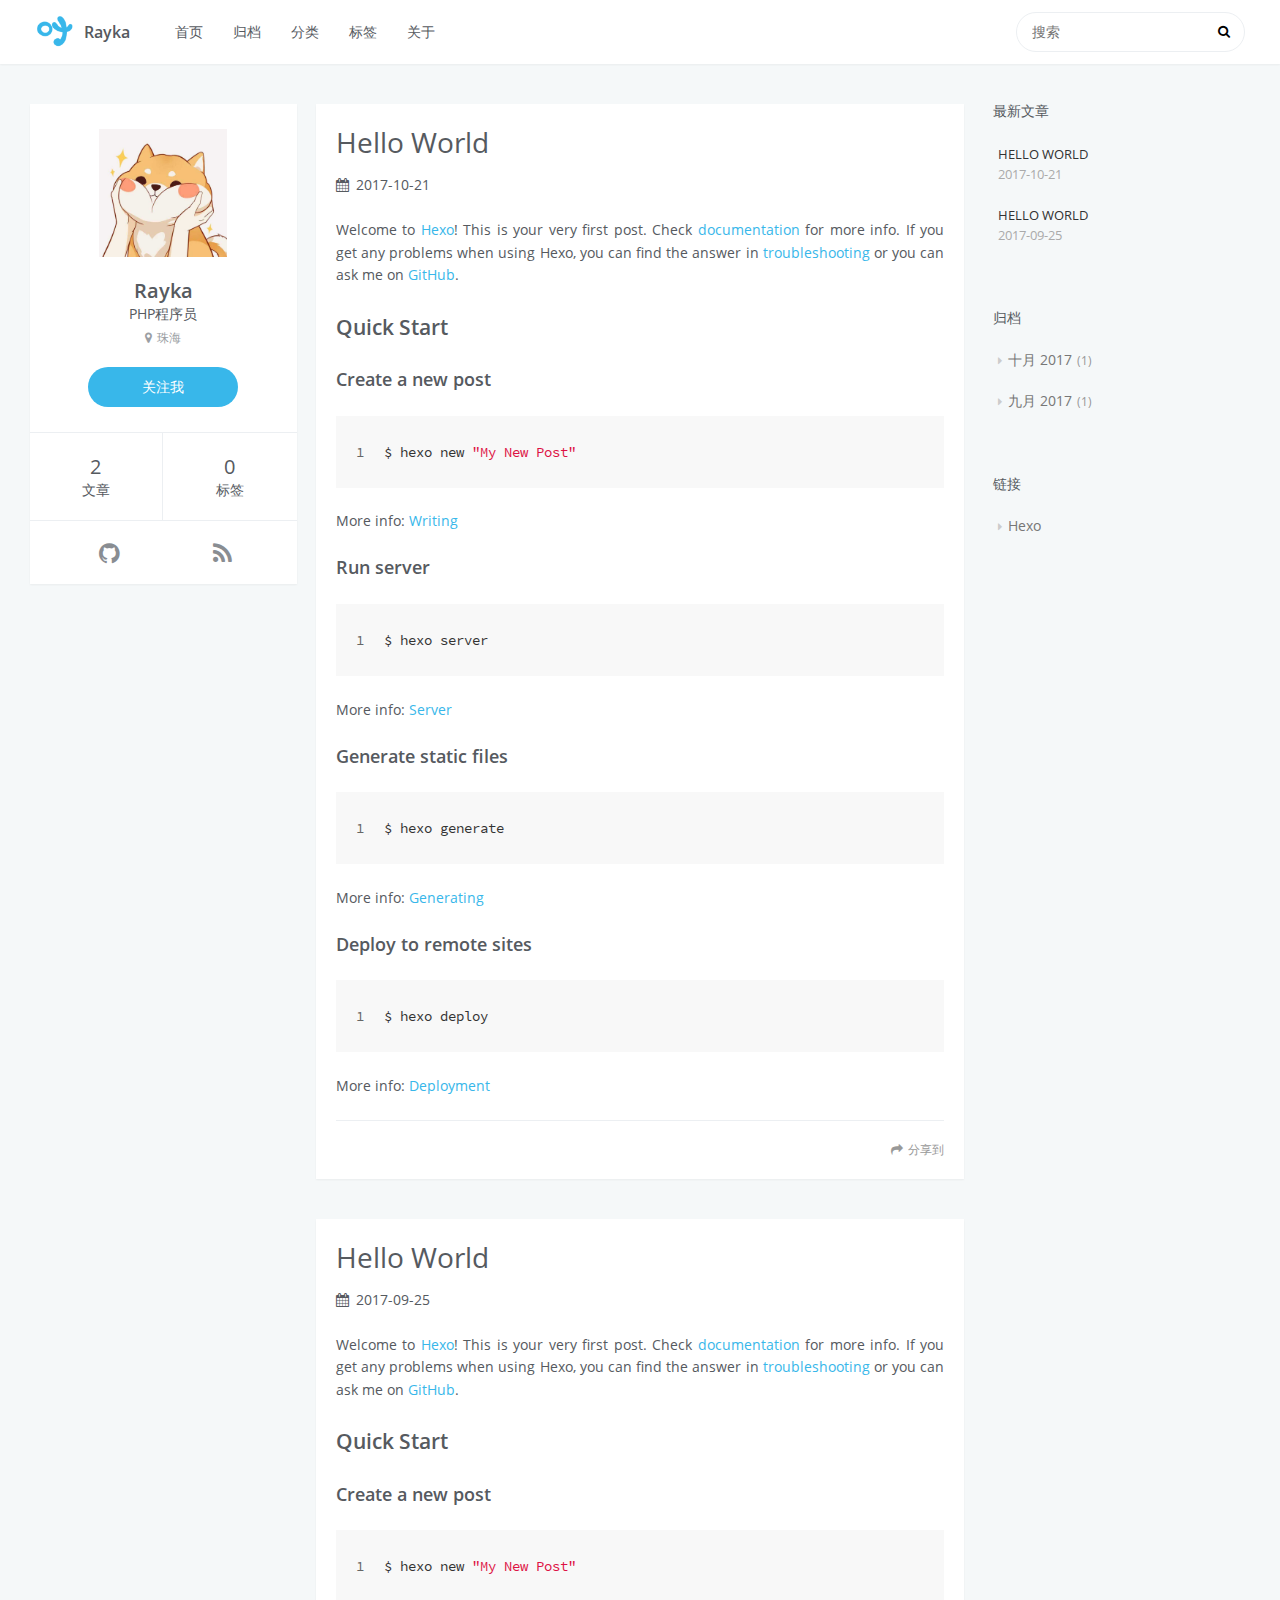
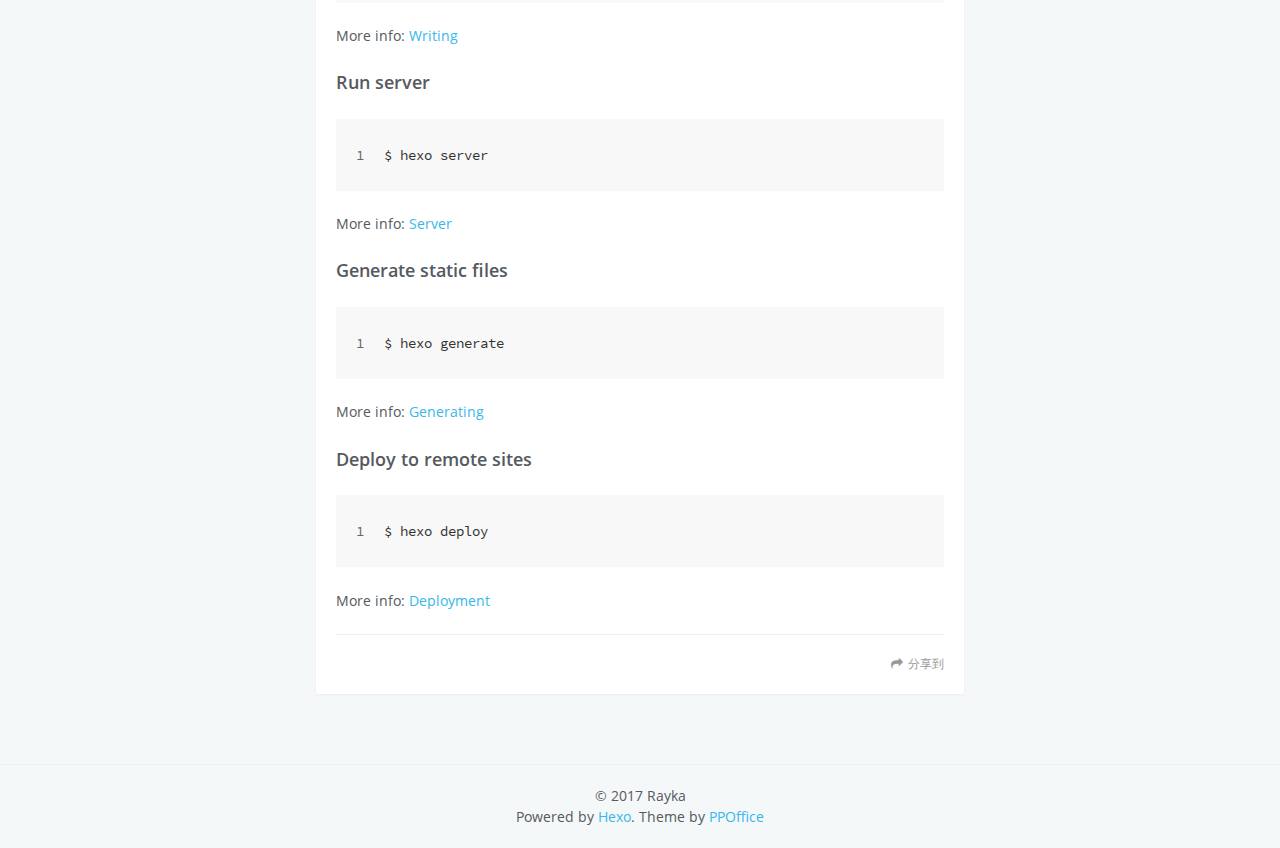
<file: index.html>
<!DOCTYPE html>
<html lang=zh>
<head>
    <meta charset="utf-8">
    
    <title>Rayka</title>
    <meta name="viewport" content="width=device-width, initial-scale=1, maximum-scale=1" />
    <meta property="og:type" content="website">
<meta property="og:title" content="Rayka">
<meta property="og:url" content="http://blog.pubxyz.com/index.html">
<meta property="og:site_name" content="Rayka">
<meta property="og:locale" content="zh-CN">
<meta name="twitter:card" content="summary">
<meta name="twitter:title" content="Rayka">
    

    
        <link rel="alternate" href="/" title="Rayka" type="application/atom+xml" />
    

    
        <link rel="icon" href="/rayka-img/favicon.png" />
    

    <link rel="stylesheet" href="/libs/font-awesome/css/font-awesome.min.css">
    <link rel="stylesheet" href="/libs/open-sans/styles.css">
    <link rel="stylesheet" href="/libs/source-code-pro/styles.css">

    <link rel="stylesheet" href="/css/style.css">

    <script src="/libs/jquery/2.1.3/jquery.min.js"></script>
    
    
        <link rel="stylesheet" href="/libs/lightgallery/css/lightgallery.min.css">
    
    
        <link rel="stylesheet" href="/libs/justified-gallery/justifiedGallery.min.css">
    
    
    
    


</head>

<body>
    <div id="container">
        <header id="header">
    <div id="header-main" class="header-inner">
        <div class="outer">
            <a href="/" id="logo">
                <i class="logo"></i>
                <span class="site-title">Rayka</span>
            </a>
            <nav id="main-nav">
                
                    <a class="main-nav-link" href="/.">首页</a>
                
                    <a class="main-nav-link" href="/archives">归档</a>
                
                    <a class="main-nav-link" href="/categories">分类</a>
                
                    <a class="main-nav-link" href="/tags">标签</a>
                
                    <a class="main-nav-link" href="/about">关于</a>
                
            </nav>
            
                
                <nav id="sub-nav">
                    <div class="profile" id="profile-nav">
                        <a id="profile-anchor" href="javascript:;">
                            <img class="avatar" src="/rayka-img/avatar.jpg" />
                            <i class="fa fa-caret-down"></i>
                        </a>
                    </div>
                </nav>
            
            <div id="search-form-wrap">

    <form class="search-form">
        <input type="text" class="ins-search-input search-form-input" placeholder="搜索" />
        <button type="submit" class="search-form-submit"></button>
    </form>
    <div class="ins-search">
    <div class="ins-search-mask"></div>
    <div class="ins-search-container">
        <div class="ins-input-wrapper">
            <input type="text" class="ins-search-input" placeholder="想要查找什么..." />
            <span class="ins-close ins-selectable"><i class="fa fa-times-circle"></i></span>
        </div>
        <div class="ins-section-wrapper">
            <div class="ins-section-container"></div>
        </div>
    </div>
</div>
<script>
(function (window) {
    var INSIGHT_CONFIG = {
        TRANSLATION: {
            POSTS: '文章',
            PAGES: '页面',
            CATEGORIES: '分类',
            TAGS: '标签',
            UNTITLED: '(未命名)',
        },
        ROOT_URL: '/',
        CONTENT_URL: '/content.json',
    };
    window.INSIGHT_CONFIG = INSIGHT_CONFIG;
})(window);
</script>
<script src="/js/insight.js"></script>

</div>
        </div>
    </div>
    <div id="main-nav-mobile" class="header-sub header-inner">
        <table class="menu outer">
            <tr>
                
                    <td><a class="main-nav-link" href="/.">首页</a></td>
                
                    <td><a class="main-nav-link" href="/archives">归档</a></td>
                
                    <td><a class="main-nav-link" href="/categories">分类</a></td>
                
                    <td><a class="main-nav-link" href="/tags">标签</a></td>
                
                    <td><a class="main-nav-link" href="/about">关于</a></td>
                
                <td>
                    
    <div class="search-form">
        <input type="text" class="ins-search-input search-form-input" placeholder="搜索" />
    </div>

                </td>
            </tr>
        </table>
    </div>
</header>

        <div class="outer">
            
                

<aside id="profile">
    <div class="inner profile-inner">
        <div class="base-info profile-block">
            <img id="avatar" src="/rayka-img/avatar.jpg" />
            <h2 id="name">Rayka</h2>
            <h3 id="title">PHP程序员</h3>
            <span id="location"><i class="fa fa-map-marker"></i>珠海</span>
            <a id="follow" target="_blank" href="https://github.com/raykaye/">关注我</a>
        </div>
        <div class="article-info profile-block">
            <div class="article-info-block">
                2
                <span>文章</span>
            </div>
            <div class="article-info-block">
                0
                <span>标签</span>
            </div>
        </div>
        
        <div class="profile-block social-links">
            <table>
                <tr>
                    
                    
                    <td>
                        <a href="http://github.com/raykaye" target="_blank" title="github" class=tooltip>
                            <i class="fa fa-github"></i>
                        </a>
                    </td>
                    
                    <td>
                        <a href="/" target="_blank" title="rss" class=tooltip>
                            <i class="fa fa-rss"></i>
                        </a>
                    </td>
                    
                </tr>
            </table>
        </div>
        
    </div>
</aside>

            
            <section id="main">
    <article id="post-test" class="article article-type-post" itemscope itemprop="blogPost">
    <div class="article-inner">
        
        
            <header class="article-header">
                
    
        <h1 itemprop="name">
            <a class="article-title" href="/2017/10/21/test/">Hello World</a>
        </h1>
    

                
                    <div class="article-meta">
                        
    <div class="article-date">
        <i class="fa fa-calendar"></i>
        <a href="/2017/10/21/test/">
            <time datetime="2017-10-21T07:46:01.386Z" itemprop="datePublished">2017-10-21</time>
        </a>
    </div>


                        
                        
                    </div>
                
            </header>
        
        
        <div class="article-entry" itemprop="articleBody">
        
            
            <p>Welcome to <a href="https://hexo.io/" target="_blank" rel="external">Hexo</a>! This is your very first post. Check <a href="https://hexo.io/docs/" target="_blank" rel="external">documentation</a> for more info. If you get any problems when using Hexo, you can find the answer in <a href="https://hexo.io/docs/troubleshooting.html" target="_blank" rel="external">troubleshooting</a> or you can ask me on <a href="https://github.com/hexojs/hexo/issues" target="_blank" rel="external">GitHub</a>.</p>
<h2 id="Quick-Start"><a href="#Quick-Start" class="headerlink" title="Quick Start"></a>Quick Start</h2><h3 id="Create-a-new-post"><a href="#Create-a-new-post" class="headerlink" title="Create a new post"></a>Create a new post</h3><figure class="highlight bash"><table><tr><td class="gutter"><pre><div class="line">1</div></pre></td><td class="code"><pre><div class="line">$ hexo new <span class="string">"My New Post"</span></div></pre></td></tr></table></figure>
<p>More info: <a href="https://hexo.io/docs/writing.html" target="_blank" rel="external">Writing</a></p>
<h3 id="Run-server"><a href="#Run-server" class="headerlink" title="Run server"></a>Run server</h3><figure class="highlight bash"><table><tr><td class="gutter"><pre><div class="line">1</div></pre></td><td class="code"><pre><div class="line">$ hexo server</div></pre></td></tr></table></figure>
<p>More info: <a href="https://hexo.io/docs/server.html" target="_blank" rel="external">Server</a></p>
<h3 id="Generate-static-files"><a href="#Generate-static-files" class="headerlink" title="Generate static files"></a>Generate static files</h3><figure class="highlight bash"><table><tr><td class="gutter"><pre><div class="line">1</div></pre></td><td class="code"><pre><div class="line">$ hexo generate</div></pre></td></tr></table></figure>
<p>More info: <a href="https://hexo.io/docs/generating.html" target="_blank" rel="external">Generating</a></p>
<h3 id="Deploy-to-remote-sites"><a href="#Deploy-to-remote-sites" class="headerlink" title="Deploy to remote sites"></a>Deploy to remote sites</h3><figure class="highlight bash"><table><tr><td class="gutter"><pre><div class="line">1</div></pre></td><td class="code"><pre><div class="line">$ hexo deploy</div></pre></td></tr></table></figure>
<p>More info: <a href="https://hexo.io/docs/deployment.html" target="_blank" rel="external">Deployment</a></p>

        
        </div>
        <footer class="article-footer">
            <div class="share-container">



</div>

    <a data-url="http://blog.pubxyz.com/2017/10/21/test/" data-id="cj9k02zw60001lsi59mmpyfzj" class="article-share-link"><i class="fa fa-share"></i>分享到</a>
<script>
    (function ($) {
        // Prevent duplicate binding
        if (typeof(__SHARE_BUTTON_BINDED__) === 'undefined' || !__SHARE_BUTTON_BINDED__) {
            __SHARE_BUTTON_BINDED__ = true;
        } else {
            return;
        }
        $('body').on('click', function() {
            $('.article-share-box.on').removeClass('on');
        }).on('click', '.article-share-link', function(e) {
            e.stopPropagation();

            var $this = $(this),
                url = $this.attr('data-url'),
                encodedUrl = encodeURIComponent(url),
                id = 'article-share-box-' + $this.attr('data-id'),
                offset = $this.offset(),
                box;

            if ($('#' + id).length) {
                box = $('#' + id);

                if (box.hasClass('on')){
                    box.removeClass('on');
                    return;
                }
            } else {
                var html = [
                    '<div id="' + id + '" class="article-share-box">',
                        '<input class="article-share-input" value="' + url + '">',
                        '<div class="article-share-links">',
                            '<a href="https://twitter.com/intent/tweet?url=' + encodedUrl + '" class="fa fa-twitter article-share-twitter" target="_blank" title="Twitter"></a>',
                            '<a href="https://www.facebook.com/sharer.php?u=' + encodedUrl + '" class="fa fa-facebook article-share-facebook" target="_blank" title="Facebook"></a>',
                            '<a href="http://pinterest.com/pin/create/button/?url=' + encodedUrl + '" class="fa fa-pinterest article-share-pinterest" target="_blank" title="Pinterest"></a>',
                            '<a href="https://plus.google.com/share?url=' + encodedUrl + '" class="fa fa-google article-share-google" target="_blank" title="Google+"></a>',
                        '</div>',
                    '</div>'
                ].join('');

              box = $(html);

              $('body').append(box);
            }

            $('.article-share-box.on').hide();

            box.css({
                top: offset.top + 25,
                left: offset.left
            }).addClass('on');

        }).on('click', '.article-share-box', function (e) {
            e.stopPropagation();
        }).on('click', '.article-share-box-input', function () {
            $(this).select();
        }).on('click', '.article-share-box-link', function (e) {
            e.preventDefault();
            e.stopPropagation();

            window.open(this.href, 'article-share-box-window-' + Date.now(), 'width=500,height=450');
        });
    })(jQuery);
</script>

            
    

        </footer>
    </div>
    
</article>



    <article id="post-hello-world" class="article article-type-post" itemscope itemprop="blogPost">
    <div class="article-inner">
        
        
            <header class="article-header">
                
    
        <h1 itemprop="name">
            <a class="article-title" href="/2017/09/25/hello-world/">Hello World</a>
        </h1>
    

                
                    <div class="article-meta">
                        
    <div class="article-date">
        <i class="fa fa-calendar"></i>
        <a href="/2017/09/25/hello-world/">
            <time datetime="2017-09-25T07:13:52.833Z" itemprop="datePublished">2017-09-25</time>
        </a>
    </div>


                        
                        
                    </div>
                
            </header>
        
        
        <div class="article-entry" itemprop="articleBody">
        
            
            <p>Welcome to <a href="https://hexo.io/" target="_blank" rel="external">Hexo</a>! This is your very first post. Check <a href="https://hexo.io/docs/" target="_blank" rel="external">documentation</a> for more info. If you get any problems when using Hexo, you can find the answer in <a href="https://hexo.io/docs/troubleshooting.html" target="_blank" rel="external">troubleshooting</a> or you can ask me on <a href="https://github.com/hexojs/hexo/issues" target="_blank" rel="external">GitHub</a>.</p>
<h2 id="Quick-Start"><a href="#Quick-Start" class="headerlink" title="Quick Start"></a>Quick Start</h2><h3 id="Create-a-new-post"><a href="#Create-a-new-post" class="headerlink" title="Create a new post"></a>Create a new post</h3><figure class="highlight bash"><table><tr><td class="gutter"><pre><div class="line">1</div></pre></td><td class="code"><pre><div class="line">$ hexo new <span class="string">"My New Post"</span></div></pre></td></tr></table></figure>
<p>More info: <a href="https://hexo.io/docs/writing.html" target="_blank" rel="external">Writing</a></p>
<h3 id="Run-server"><a href="#Run-server" class="headerlink" title="Run server"></a>Run server</h3><figure class="highlight bash"><table><tr><td class="gutter"><pre><div class="line">1</div></pre></td><td class="code"><pre><div class="line">$ hexo server</div></pre></td></tr></table></figure>
<p>More info: <a href="https://hexo.io/docs/server.html" target="_blank" rel="external">Server</a></p>
<h3 id="Generate-static-files"><a href="#Generate-static-files" class="headerlink" title="Generate static files"></a>Generate static files</h3><figure class="highlight bash"><table><tr><td class="gutter"><pre><div class="line">1</div></pre></td><td class="code"><pre><div class="line">$ hexo generate</div></pre></td></tr></table></figure>
<p>More info: <a href="https://hexo.io/docs/generating.html" target="_blank" rel="external">Generating</a></p>
<h3 id="Deploy-to-remote-sites"><a href="#Deploy-to-remote-sites" class="headerlink" title="Deploy to remote sites"></a>Deploy to remote sites</h3><figure class="highlight bash"><table><tr><td class="gutter"><pre><div class="line">1</div></pre></td><td class="code"><pre><div class="line">$ hexo deploy</div></pre></td></tr></table></figure>
<p>More info: <a href="https://hexo.io/docs/deployment.html" target="_blank" rel="external">Deployment</a></p>

        
        </div>
        <footer class="article-footer">
            <div class="share-container">



</div>

    <a data-url="http://blog.pubxyz.com/2017/09/25/hello-world/" data-id="cj9k02zvx0000lsi5kammsa76" class="article-share-link"><i class="fa fa-share"></i>分享到</a>
<script>
    (function ($) {
        // Prevent duplicate binding
        if (typeof(__SHARE_BUTTON_BINDED__) === 'undefined' || !__SHARE_BUTTON_BINDED__) {
            __SHARE_BUTTON_BINDED__ = true;
        } else {
            return;
        }
        $('body').on('click', function() {
            $('.article-share-box.on').removeClass('on');
        }).on('click', '.article-share-link', function(e) {
            e.stopPropagation();

            var $this = $(this),
                url = $this.attr('data-url'),
                encodedUrl = encodeURIComponent(url),
                id = 'article-share-box-' + $this.attr('data-id'),
                offset = $this.offset(),
                box;

            if ($('#' + id).length) {
                box = $('#' + id);

                if (box.hasClass('on')){
                    box.removeClass('on');
                    return;
                }
            } else {
                var html = [
                    '<div id="' + id + '" class="article-share-box">',
                        '<input class="article-share-input" value="' + url + '">',
                        '<div class="article-share-links">',
                            '<a href="https://twitter.com/intent/tweet?url=' + encodedUrl + '" class="fa fa-twitter article-share-twitter" target="_blank" title="Twitter"></a>',
                            '<a href="https://www.facebook.com/sharer.php?u=' + encodedUrl + '" class="fa fa-facebook article-share-facebook" target="_blank" title="Facebook"></a>',
                            '<a href="http://pinterest.com/pin/create/button/?url=' + encodedUrl + '" class="fa fa-pinterest article-share-pinterest" target="_blank" title="Pinterest"></a>',
                            '<a href="https://plus.google.com/share?url=' + encodedUrl + '" class="fa fa-google article-share-google" target="_blank" title="Google+"></a>',
                        '</div>',
                    '</div>'
                ].join('');

              box = $(html);

              $('body').append(box);
            }

            $('.article-share-box.on').hide();

            box.css({
                top: offset.top + 25,
                left: offset.left
            }).addClass('on');

        }).on('click', '.article-share-box', function (e) {
            e.stopPropagation();
        }).on('click', '.article-share-box-input', function () {
            $(this).select();
        }).on('click', '.article-share-box-link', function (e) {
            e.preventDefault();
            e.stopPropagation();

            window.open(this.href, 'article-share-box-window-' + Date.now(), 'width=500,height=450');
        });
    })(jQuery);
</script>

            
    

        </footer>
    </div>
    
</article>


</section>
            
                
<aside id="sidebar">
   
        
    <div class="widget-wrap">
        <h3 class="widget-title">最新文章</h3>
        <div class="widget">
            <ul id="recent-post" class="no-thumbnail">
                
                    <li>
                        
                        <div class="item-inner">
                            <p class="item-category"></p>
                            <p class="item-title"><a href="/2017/10/21/test/" class="title">Hello World</a></p>
                            <p class="item-date"><time datetime="2017-10-21T07:46:01.386Z" itemprop="datePublished">2017-10-21</time></p>
                        </div>
                    </li>
                
                    <li>
                        
                        <div class="item-inner">
                            <p class="item-category"></p>
                            <p class="item-title"><a href="/2017/09/25/hello-world/" class="title">Hello World</a></p>
                            <p class="item-date"><time datetime="2017-09-25T07:13:52.833Z" itemprop="datePublished">2017-09-25</time></p>
                        </div>
                    </li>
                
            </ul>
        </div>
    </div>

    
        
    
        
    <div class="widget-wrap">
        <h3 class="widget-title">归档</h3>
        <div class="widget">
            <ul class="archive-list"><li class="archive-list-item"><a class="archive-list-link" href="/archives/2017/10/">十月 2017</a><span class="archive-list-count">1</span></li><li class="archive-list-item"><a class="archive-list-link" href="/archives/2017/09/">九月 2017</a><span class="archive-list-count">1</span></li></ul>
        </div>
    </div>

    
        
    
        
    
        
    <div class="widget-wrap widget-list">
        <h3 class="widget-title">链接</h3>
        <div class="widget">
            <ul>
                
                    <li>
                        <a href="http://hexo.io">Hexo</a>
                    </li>
                
            </ul>
        </div>
    </div>


    
    <div id="toTop" class="fa fa-angle-up"></div>
</aside>

            
        </div>
        <footer id="footer">
    <div class="outer">
        <div id="footer-info" class="inner">
            &copy; 2017 Rayka<br>
            Powered by <a href="http://hexo.io/" target="_blank">Hexo</a>. Theme by <a href="http://github.com/ppoffice">PPOffice</a>
        </div>
    </div>
</footer>
        


    
        <script src="/libs/lightgallery/js/lightgallery.min.js"></script>
        <script src="/libs/lightgallery/js/lg-thumbnail.min.js"></script>
        <script src="/libs/lightgallery/js/lg-pager.min.js"></script>
        <script src="/libs/lightgallery/js/lg-autoplay.min.js"></script>
        <script src="/libs/lightgallery/js/lg-fullscreen.min.js"></script>
        <script src="/libs/lightgallery/js/lg-zoom.min.js"></script>
        <script src="/libs/lightgallery/js/lg-hash.min.js"></script>
        <script src="/libs/lightgallery/js/lg-share.min.js"></script>
        <script src="/libs/lightgallery/js/lg-video.min.js"></script>
    
    
        <script src="/libs/justified-gallery/jquery.justifiedGallery.min.js"></script>
    
    



<!-- Custom Scripts -->
<script src="/js/main.js"></script>

    </div>
</body>
</html>
</file>
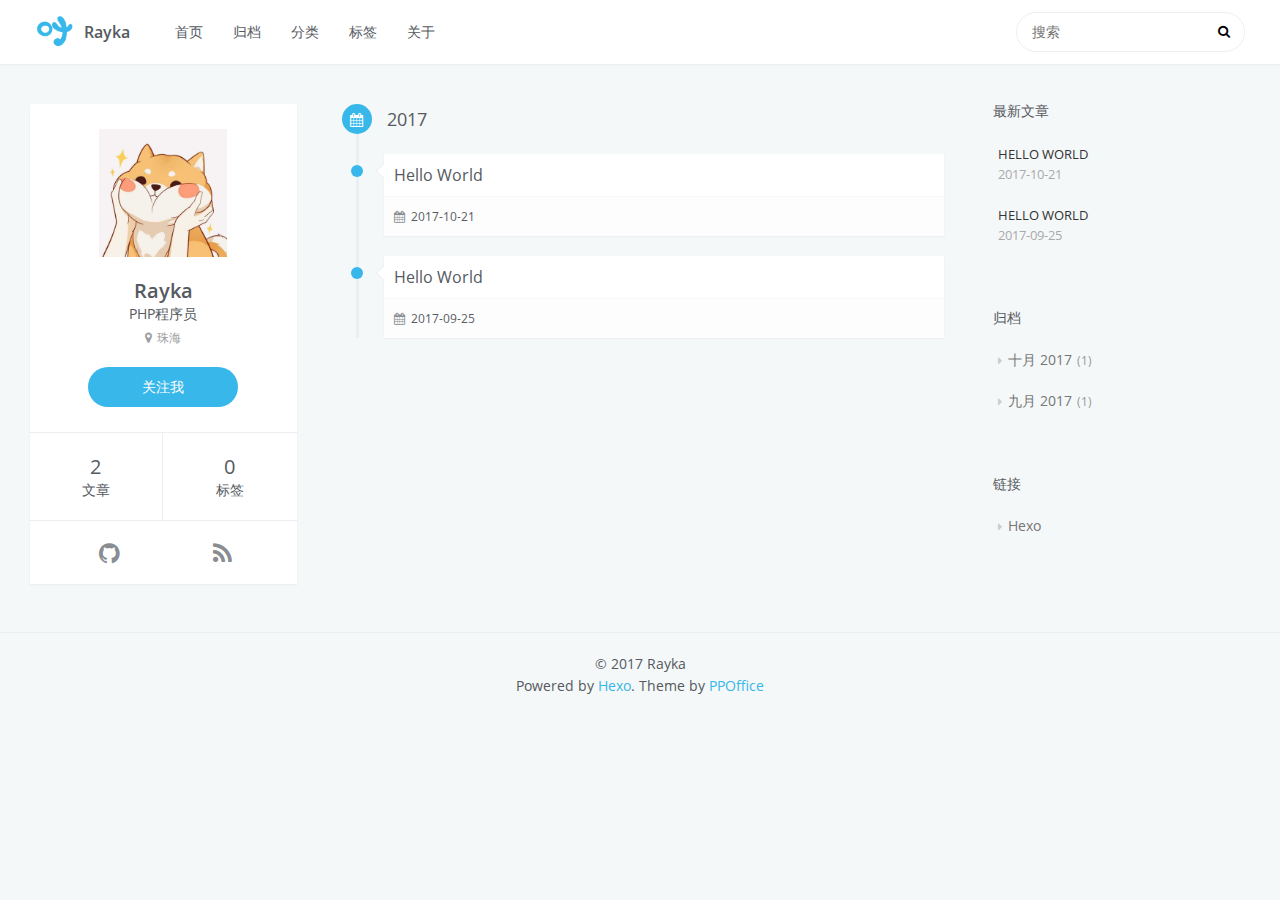
<file: archives/index.html>
<!DOCTYPE html>
<html lang=zh>
<head>
    <meta charset="utf-8">
    
    <title>归档 | Rayka</title>
    <meta name="viewport" content="width=device-width, initial-scale=1, maximum-scale=1" />
    <meta property="og:type" content="website">
<meta property="og:title" content="Rayka">
<meta property="og:url" content="http://blog.pubxyz.com/archives/index.html">
<meta property="og:site_name" content="Rayka">
<meta property="og:locale" content="zh-CN">
<meta name="twitter:card" content="summary">
<meta name="twitter:title" content="Rayka">
    

    
        <link rel="alternate" href="/" title="Rayka" type="application/atom+xml" />
    

    
        <link rel="icon" href="/rayka-img/favicon.png" />
    

    <link rel="stylesheet" href="/libs/font-awesome/css/font-awesome.min.css">
    <link rel="stylesheet" href="/libs/open-sans/styles.css">
    <link rel="stylesheet" href="/libs/source-code-pro/styles.css">

    <link rel="stylesheet" href="/css/style.css">

    <script src="/libs/jquery/2.1.3/jquery.min.js"></script>
    
    
        <link rel="stylesheet" href="/libs/lightgallery/css/lightgallery.min.css">
    
    
        <link rel="stylesheet" href="/libs/justified-gallery/justifiedGallery.min.css">
    
    
    
    


</head>

<body>
    <div id="container">
        <header id="header">
    <div id="header-main" class="header-inner">
        <div class="outer">
            <a href="/" id="logo">
                <i class="logo"></i>
                <span class="site-title">Rayka</span>
            </a>
            <nav id="main-nav">
                
                    <a class="main-nav-link" href="/.">首页</a>
                
                    <a class="main-nav-link" href="/archives">归档</a>
                
                    <a class="main-nav-link" href="/categories">分类</a>
                
                    <a class="main-nav-link" href="/tags">标签</a>
                
                    <a class="main-nav-link" href="/about">关于</a>
                
            </nav>
            
                
                <nav id="sub-nav">
                    <div class="profile" id="profile-nav">
                        <a id="profile-anchor" href="javascript:;">
                            <img class="avatar" src="/rayka-img/avatar.jpg" />
                            <i class="fa fa-caret-down"></i>
                        </a>
                    </div>
                </nav>
            
            <div id="search-form-wrap">

    <form class="search-form">
        <input type="text" class="ins-search-input search-form-input" placeholder="搜索" />
        <button type="submit" class="search-form-submit"></button>
    </form>
    <div class="ins-search">
    <div class="ins-search-mask"></div>
    <div class="ins-search-container">
        <div class="ins-input-wrapper">
            <input type="text" class="ins-search-input" placeholder="想要查找什么..." />
            <span class="ins-close ins-selectable"><i class="fa fa-times-circle"></i></span>
        </div>
        <div class="ins-section-wrapper">
            <div class="ins-section-container"></div>
        </div>
    </div>
</div>
<script>
(function (window) {
    var INSIGHT_CONFIG = {
        TRANSLATION: {
            POSTS: '文章',
            PAGES: '页面',
            CATEGORIES: '分类',
            TAGS: '标签',
            UNTITLED: '(未命名)',
        },
        ROOT_URL: '/',
        CONTENT_URL: '/content.json',
    };
    window.INSIGHT_CONFIG = INSIGHT_CONFIG;
})(window);
</script>
<script src="/js/insight.js"></script>

</div>
        </div>
    </div>
    <div id="main-nav-mobile" class="header-sub header-inner">
        <table class="menu outer">
            <tr>
                
                    <td><a class="main-nav-link" href="/.">首页</a></td>
                
                    <td><a class="main-nav-link" href="/archives">归档</a></td>
                
                    <td><a class="main-nav-link" href="/categories">分类</a></td>
                
                    <td><a class="main-nav-link" href="/tags">标签</a></td>
                
                    <td><a class="main-nav-link" href="/about">关于</a></td>
                
                <td>
                    
    <div class="search-form">
        <input type="text" class="ins-search-input search-form-input" placeholder="搜索" />
    </div>

                </td>
            </tr>
        </table>
    </div>
</header>

        <div class="outer">
            
                

<aside id="profile">
    <div class="inner profile-inner">
        <div class="base-info profile-block">
            <img id="avatar" src="/rayka-img/avatar.jpg" />
            <h2 id="name">Rayka</h2>
            <h3 id="title">PHP程序员</h3>
            <span id="location"><i class="fa fa-map-marker"></i>珠海</span>
            <a id="follow" target="_blank" href="https://github.com/raykaye/">关注我</a>
        </div>
        <div class="article-info profile-block">
            <div class="article-info-block">
                2
                <span>文章</span>
            </div>
            <div class="article-info-block">
                0
                <span>标签</span>
            </div>
        </div>
        
        <div class="profile-block social-links">
            <table>
                <tr>
                    
                    
                    <td>
                        <a href="http://github.com/raykaye" target="_blank" title="github" class=tooltip>
                            <i class="fa fa-github"></i>
                        </a>
                    </td>
                    
                    <td>
                        <a href="/" target="_blank" title="rss" class=tooltip>
                            <i class="fa fa-rss"></i>
                        </a>
                    </td>
                    
                </tr>
            </table>
        </div>
        
    </div>
</aside>

            
            <section id="main"><div class="timeline timeline-wrap">
    
            <div class="timeline-row timeline-row-major">
                <span class="node"><i class="fa fa-calendar"></i></span>
                <h1 class="title">2017</h1>
            </div>
        
        <div class="timeline-row">
            <span class="node"></span>
            <div class="content">
                
    
        <h1 itemprop="name">
            <a class="timeline-article-title" href="/2017/10/21/test/">Hello World</a>
        </h1>
    

                <div class="article-meta">
                    
    <div class="article-date">
        <i class="fa fa-calendar"></i>
        <a href="/2017/10/21/test/">
            <time datetime="2017-10-21T07:46:01.386Z" itemprop="datePublished">2017-10-21</time>
        </a>
    </div>


                    
                    
                </div>
            </div>
        </div>
    
        <div class="timeline-row">
            <span class="node"></span>
            <div class="content">
                
    
        <h1 itemprop="name">
            <a class="timeline-article-title" href="/2017/09/25/hello-world/">Hello World</a>
        </h1>
    

                <div class="article-meta">
                    
    <div class="article-date">
        <i class="fa fa-calendar"></i>
        <a href="/2017/09/25/hello-world/">
            <time datetime="2017-09-25T07:13:52.833Z" itemprop="datePublished">2017-09-25</time>
        </a>
    </div>


                    
                    
                </div>
            </div>
        </div>
    
</div>
</section>
            
                
<aside id="sidebar">
   
        
    <div class="widget-wrap">
        <h3 class="widget-title">最新文章</h3>
        <div class="widget">
            <ul id="recent-post" class="no-thumbnail">
                
                    <li>
                        
                        <div class="item-inner">
                            <p class="item-category"></p>
                            <p class="item-title"><a href="/2017/10/21/test/" class="title">Hello World</a></p>
                            <p class="item-date"><time datetime="2017-10-21T07:46:01.386Z" itemprop="datePublished">2017-10-21</time></p>
                        </div>
                    </li>
                
                    <li>
                        
                        <div class="item-inner">
                            <p class="item-category"></p>
                            <p class="item-title"><a href="/2017/09/25/hello-world/" class="title">Hello World</a></p>
                            <p class="item-date"><time datetime="2017-09-25T07:13:52.833Z" itemprop="datePublished">2017-09-25</time></p>
                        </div>
                    </li>
                
            </ul>
        </div>
    </div>

    
        
    
        
    <div class="widget-wrap">
        <h3 class="widget-title">归档</h3>
        <div class="widget">
            <ul class="archive-list"><li class="archive-list-item"><a class="archive-list-link" href="/archives/2017/10/">十月 2017</a><span class="archive-list-count">1</span></li><li class="archive-list-item"><a class="archive-list-link" href="/archives/2017/09/">九月 2017</a><span class="archive-list-count">1</span></li></ul>
        </div>
    </div>

    
        
    
        
    
        
    <div class="widget-wrap widget-list">
        <h3 class="widget-title">链接</h3>
        <div class="widget">
            <ul>
                
                    <li>
                        <a href="http://hexo.io">Hexo</a>
                    </li>
                
            </ul>
        </div>
    </div>


    
    <div id="toTop" class="fa fa-angle-up"></div>
</aside>

            
        </div>
        <footer id="footer">
    <div class="outer">
        <div id="footer-info" class="inner">
            &copy; 2017 Rayka<br>
            Powered by <a href="http://hexo.io/" target="_blank">Hexo</a>. Theme by <a href="http://github.com/ppoffice">PPOffice</a>
        </div>
    </div>
</footer>
        


    
        <script src="/libs/lightgallery/js/lightgallery.min.js"></script>
        <script src="/libs/lightgallery/js/lg-thumbnail.min.js"></script>
        <script src="/libs/lightgallery/js/lg-pager.min.js"></script>
        <script src="/libs/lightgallery/js/lg-autoplay.min.js"></script>
        <script src="/libs/lightgallery/js/lg-fullscreen.min.js"></script>
        <script src="/libs/lightgallery/js/lg-zoom.min.js"></script>
        <script src="/libs/lightgallery/js/lg-hash.min.js"></script>
        <script src="/libs/lightgallery/js/lg-share.min.js"></script>
        <script src="/libs/lightgallery/js/lg-video.min.js"></script>
    
    
        <script src="/libs/justified-gallery/jquery.justifiedGallery.min.js"></script>
    
    



<!-- Custom Scripts -->
<script src="/js/main.js"></script>

    </div>
</body>
</html>
</file>
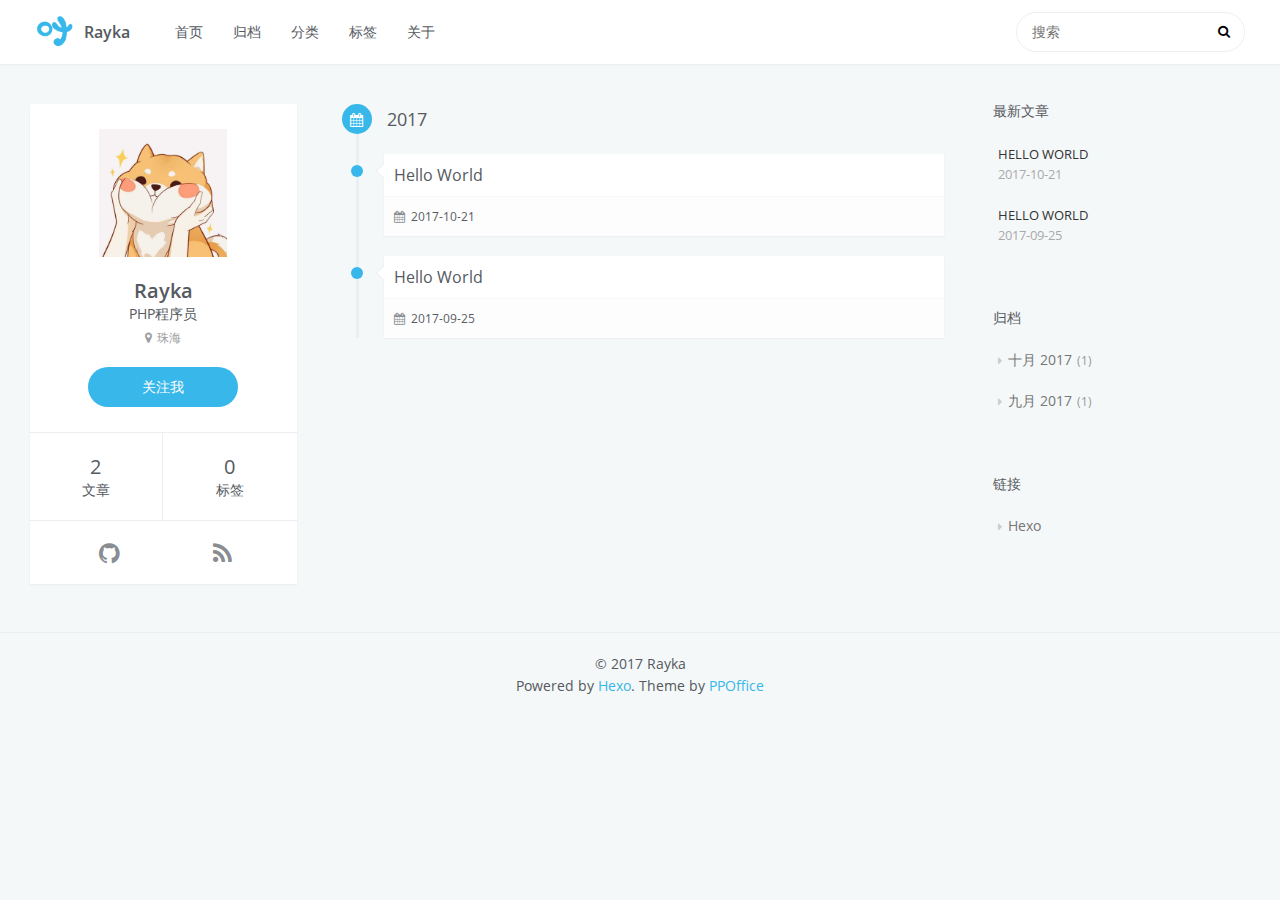
<file: archives/2017/index.html>
<!DOCTYPE html>
<html lang=zh>
<head>
    <meta charset="utf-8">
    
    <title>归档: 2017 | Rayka</title>
    <meta name="viewport" content="width=device-width, initial-scale=1, maximum-scale=1" />
    <meta property="og:type" content="website">
<meta property="og:title" content="Rayka">
<meta property="og:url" content="http://blog.pubxyz.com/archives/2017/index.html">
<meta property="og:site_name" content="Rayka">
<meta property="og:locale" content="zh-CN">
<meta name="twitter:card" content="summary">
<meta name="twitter:title" content="Rayka">
    

    
        <link rel="alternate" href="/" title="Rayka" type="application/atom+xml" />
    

    
        <link rel="icon" href="/rayka-img/favicon.png" />
    

    <link rel="stylesheet" href="/libs/font-awesome/css/font-awesome.min.css">
    <link rel="stylesheet" href="/libs/open-sans/styles.css">
    <link rel="stylesheet" href="/libs/source-code-pro/styles.css">

    <link rel="stylesheet" href="/css/style.css">

    <script src="/libs/jquery/2.1.3/jquery.min.js"></script>
    
    
        <link rel="stylesheet" href="/libs/lightgallery/css/lightgallery.min.css">
    
    
        <link rel="stylesheet" href="/libs/justified-gallery/justifiedGallery.min.css">
    
    
    
    


</head>

<body>
    <div id="container">
        <header id="header">
    <div id="header-main" class="header-inner">
        <div class="outer">
            <a href="/" id="logo">
                <i class="logo"></i>
                <span class="site-title">Rayka</span>
            </a>
            <nav id="main-nav">
                
                    <a class="main-nav-link" href="/.">首页</a>
                
                    <a class="main-nav-link" href="/archives">归档</a>
                
                    <a class="main-nav-link" href="/categories">分类</a>
                
                    <a class="main-nav-link" href="/tags">标签</a>
                
                    <a class="main-nav-link" href="/about">关于</a>
                
            </nav>
            
                
                <nav id="sub-nav">
                    <div class="profile" id="profile-nav">
                        <a id="profile-anchor" href="javascript:;">
                            <img class="avatar" src="/rayka-img/avatar.jpg" />
                            <i class="fa fa-caret-down"></i>
                        </a>
                    </div>
                </nav>
            
            <div id="search-form-wrap">

    <form class="search-form">
        <input type="text" class="ins-search-input search-form-input" placeholder="搜索" />
        <button type="submit" class="search-form-submit"></button>
    </form>
    <div class="ins-search">
    <div class="ins-search-mask"></div>
    <div class="ins-search-container">
        <div class="ins-input-wrapper">
            <input type="text" class="ins-search-input" placeholder="想要查找什么..." />
            <span class="ins-close ins-selectable"><i class="fa fa-times-circle"></i></span>
        </div>
        <div class="ins-section-wrapper">
            <div class="ins-section-container"></div>
        </div>
    </div>
</div>
<script>
(function (window) {
    var INSIGHT_CONFIG = {
        TRANSLATION: {
            POSTS: '文章',
            PAGES: '页面',
            CATEGORIES: '分类',
            TAGS: '标签',
            UNTITLED: '(未命名)',
        },
        ROOT_URL: '/',
        CONTENT_URL: '/content.json',
    };
    window.INSIGHT_CONFIG = INSIGHT_CONFIG;
})(window);
</script>
<script src="/js/insight.js"></script>

</div>
        </div>
    </div>
    <div id="main-nav-mobile" class="header-sub header-inner">
        <table class="menu outer">
            <tr>
                
                    <td><a class="main-nav-link" href="/.">首页</a></td>
                
                    <td><a class="main-nav-link" href="/archives">归档</a></td>
                
                    <td><a class="main-nav-link" href="/categories">分类</a></td>
                
                    <td><a class="main-nav-link" href="/tags">标签</a></td>
                
                    <td><a class="main-nav-link" href="/about">关于</a></td>
                
                <td>
                    
    <div class="search-form">
        <input type="text" class="ins-search-input search-form-input" placeholder="搜索" />
    </div>

                </td>
            </tr>
        </table>
    </div>
</header>

        <div class="outer">
            
                

<aside id="profile">
    <div class="inner profile-inner">
        <div class="base-info profile-block">
            <img id="avatar" src="/rayka-img/avatar.jpg" />
            <h2 id="name">Rayka</h2>
            <h3 id="title">PHP程序员</h3>
            <span id="location"><i class="fa fa-map-marker"></i>珠海</span>
            <a id="follow" target="_blank" href="https://github.com/raykaye/">关注我</a>
        </div>
        <div class="article-info profile-block">
            <div class="article-info-block">
                2
                <span>文章</span>
            </div>
            <div class="article-info-block">
                0
                <span>标签</span>
            </div>
        </div>
        
        <div class="profile-block social-links">
            <table>
                <tr>
                    
                    
                    <td>
                        <a href="http://github.com/raykaye" target="_blank" title="github" class=tooltip>
                            <i class="fa fa-github"></i>
                        </a>
                    </td>
                    
                    <td>
                        <a href="/" target="_blank" title="rss" class=tooltip>
                            <i class="fa fa-rss"></i>
                        </a>
                    </td>
                    
                </tr>
            </table>
        </div>
        
    </div>
</aside>

            
            <section id="main"><div class="timeline timeline-wrap">
    
            <div class="timeline-row timeline-row-major">
                <span class="node"><i class="fa fa-calendar"></i></span>
                <h1 class="title">2017</h1>
            </div>
        
        <div class="timeline-row">
            <span class="node"></span>
            <div class="content">
                
    
        <h1 itemprop="name">
            <a class="timeline-article-title" href="/2017/10/21/test/">Hello World</a>
        </h1>
    

                <div class="article-meta">
                    
    <div class="article-date">
        <i class="fa fa-calendar"></i>
        <a href="/2017/10/21/test/">
            <time datetime="2017-10-21T07:46:01.386Z" itemprop="datePublished">2017-10-21</time>
        </a>
    </div>


                    
                    
                </div>
            </div>
        </div>
    
        <div class="timeline-row">
            <span class="node"></span>
            <div class="content">
                
    
        <h1 itemprop="name">
            <a class="timeline-article-title" href="/2017/09/25/hello-world/">Hello World</a>
        </h1>
    

                <div class="article-meta">
                    
    <div class="article-date">
        <i class="fa fa-calendar"></i>
        <a href="/2017/09/25/hello-world/">
            <time datetime="2017-09-25T07:13:52.833Z" itemprop="datePublished">2017-09-25</time>
        </a>
    </div>


                    
                    
                </div>
            </div>
        </div>
    
</div>
</section>
            
                
<aside id="sidebar">
   
        
    <div class="widget-wrap">
        <h3 class="widget-title">最新文章</h3>
        <div class="widget">
            <ul id="recent-post" class="no-thumbnail">
                
                    <li>
                        
                        <div class="item-inner">
                            <p class="item-category"></p>
                            <p class="item-title"><a href="/2017/10/21/test/" class="title">Hello World</a></p>
                            <p class="item-date"><time datetime="2017-10-21T07:46:01.386Z" itemprop="datePublished">2017-10-21</time></p>
                        </div>
                    </li>
                
                    <li>
                        
                        <div class="item-inner">
                            <p class="item-category"></p>
                            <p class="item-title"><a href="/2017/09/25/hello-world/" class="title">Hello World</a></p>
                            <p class="item-date"><time datetime="2017-09-25T07:13:52.833Z" itemprop="datePublished">2017-09-25</time></p>
                        </div>
                    </li>
                
            </ul>
        </div>
    </div>

    
        
    
        
    <div class="widget-wrap">
        <h3 class="widget-title">归档</h3>
        <div class="widget">
            <ul class="archive-list"><li class="archive-list-item"><a class="archive-list-link" href="/archives/2017/10/">十月 2017</a><span class="archive-list-count">1</span></li><li class="archive-list-item"><a class="archive-list-link" href="/archives/2017/09/">九月 2017</a><span class="archive-list-count">1</span></li></ul>
        </div>
    </div>

    
        
    
        
    
        
    <div class="widget-wrap widget-list">
        <h3 class="widget-title">链接</h3>
        <div class="widget">
            <ul>
                
                    <li>
                        <a href="http://hexo.io">Hexo</a>
                    </li>
                
            </ul>
        </div>
    </div>


    
    <div id="toTop" class="fa fa-angle-up"></div>
</aside>

            
        </div>
        <footer id="footer">
    <div class="outer">
        <div id="footer-info" class="inner">
            &copy; 2017 Rayka<br>
            Powered by <a href="http://hexo.io/" target="_blank">Hexo</a>. Theme by <a href="http://github.com/ppoffice">PPOffice</a>
        </div>
    </div>
</footer>
        


    
        <script src="/libs/lightgallery/js/lightgallery.min.js"></script>
        <script src="/libs/lightgallery/js/lg-thumbnail.min.js"></script>
        <script src="/libs/lightgallery/js/lg-pager.min.js"></script>
        <script src="/libs/lightgallery/js/lg-autoplay.min.js"></script>
        <script src="/libs/lightgallery/js/lg-fullscreen.min.js"></script>
        <script src="/libs/lightgallery/js/lg-zoom.min.js"></script>
        <script src="/libs/lightgallery/js/lg-hash.min.js"></script>
        <script src="/libs/lightgallery/js/lg-share.min.js"></script>
        <script src="/libs/lightgallery/js/lg-video.min.js"></script>
    
    
        <script src="/libs/justified-gallery/jquery.justifiedGallery.min.js"></script>
    
    



<!-- Custom Scripts -->
<script src="/js/main.js"></script>

    </div>
</body>
</html>
</file>
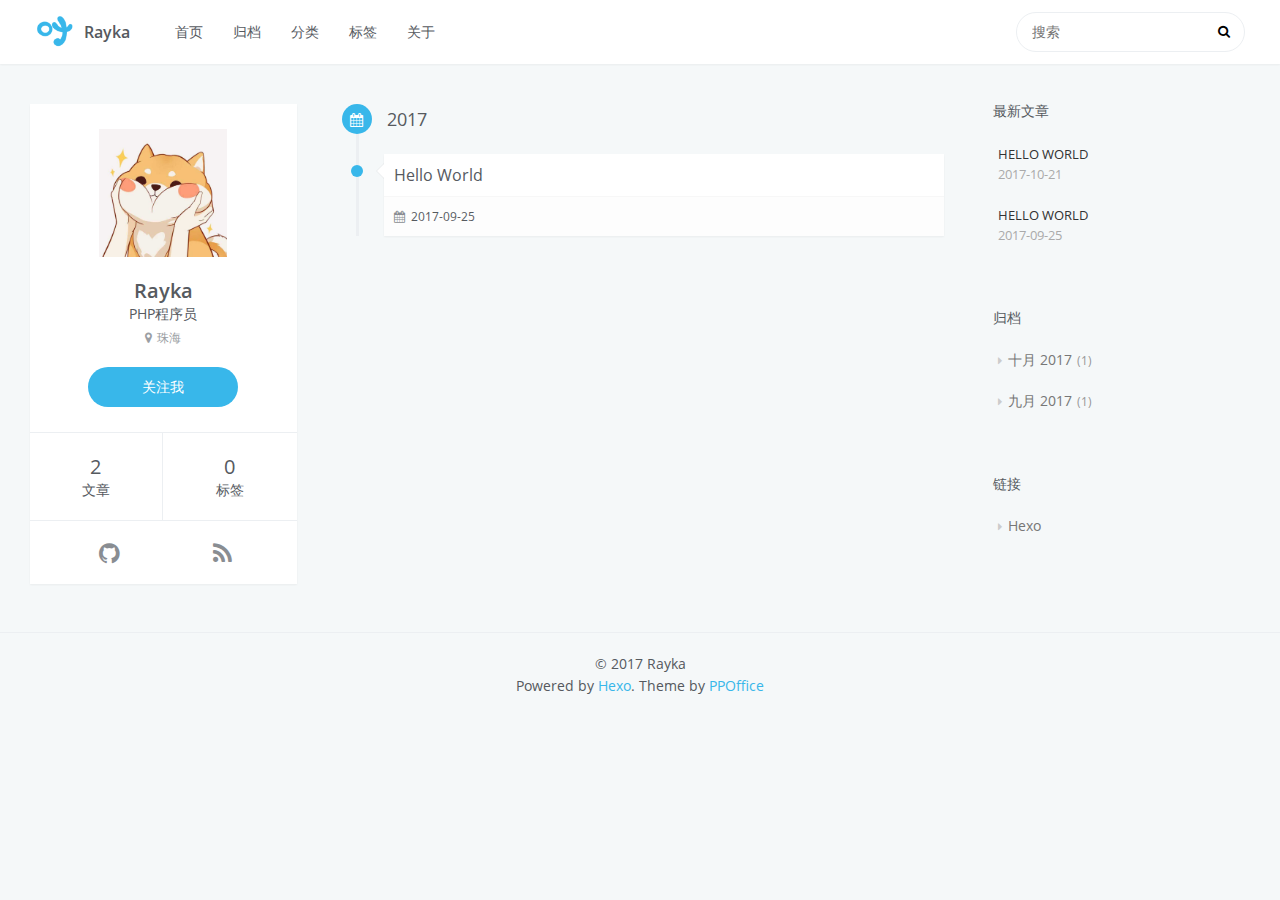
<file: archives/2017/09/index.html>
<!DOCTYPE html>
<html lang=zh>
<head>
    <meta charset="utf-8">
    
    <title>归档: 2017/9 | Rayka</title>
    <meta name="viewport" content="width=device-width, initial-scale=1, maximum-scale=1" />
    <meta property="og:type" content="website">
<meta property="og:title" content="Rayka">
<meta property="og:url" content="http://blog.pubxyz.com/archives/2017/09/index.html">
<meta property="og:site_name" content="Rayka">
<meta property="og:locale" content="zh-CN">
<meta name="twitter:card" content="summary">
<meta name="twitter:title" content="Rayka">
    

    
        <link rel="alternate" href="/" title="Rayka" type="application/atom+xml" />
    

    
        <link rel="icon" href="/rayka-img/favicon.png" />
    

    <link rel="stylesheet" href="/libs/font-awesome/css/font-awesome.min.css">
    <link rel="stylesheet" href="/libs/open-sans/styles.css">
    <link rel="stylesheet" href="/libs/source-code-pro/styles.css">

    <link rel="stylesheet" href="/css/style.css">

    <script src="/libs/jquery/2.1.3/jquery.min.js"></script>
    
    
        <link rel="stylesheet" href="/libs/lightgallery/css/lightgallery.min.css">
    
    
        <link rel="stylesheet" href="/libs/justified-gallery/justifiedGallery.min.css">
    
    
    
    


</head>

<body>
    <div id="container">
        <header id="header">
    <div id="header-main" class="header-inner">
        <div class="outer">
            <a href="/" id="logo">
                <i class="logo"></i>
                <span class="site-title">Rayka</span>
            </a>
            <nav id="main-nav">
                
                    <a class="main-nav-link" href="/.">首页</a>
                
                    <a class="main-nav-link" href="/archives">归档</a>
                
                    <a class="main-nav-link" href="/categories">分类</a>
                
                    <a class="main-nav-link" href="/tags">标签</a>
                
                    <a class="main-nav-link" href="/about">关于</a>
                
            </nav>
            
                
                <nav id="sub-nav">
                    <div class="profile" id="profile-nav">
                        <a id="profile-anchor" href="javascript:;">
                            <img class="avatar" src="/rayka-img/avatar.jpg" />
                            <i class="fa fa-caret-down"></i>
                        </a>
                    </div>
                </nav>
            
            <div id="search-form-wrap">

    <form class="search-form">
        <input type="text" class="ins-search-input search-form-input" placeholder="搜索" />
        <button type="submit" class="search-form-submit"></button>
    </form>
    <div class="ins-search">
    <div class="ins-search-mask"></div>
    <div class="ins-search-container">
        <div class="ins-input-wrapper">
            <input type="text" class="ins-search-input" placeholder="想要查找什么..." />
            <span class="ins-close ins-selectable"><i class="fa fa-times-circle"></i></span>
        </div>
        <div class="ins-section-wrapper">
            <div class="ins-section-container"></div>
        </div>
    </div>
</div>
<script>
(function (window) {
    var INSIGHT_CONFIG = {
        TRANSLATION: {
            POSTS: '文章',
            PAGES: '页面',
            CATEGORIES: '分类',
            TAGS: '标签',
            UNTITLED: '(未命名)',
        },
        ROOT_URL: '/',
        CONTENT_URL: '/content.json',
    };
    window.INSIGHT_CONFIG = INSIGHT_CONFIG;
})(window);
</script>
<script src="/js/insight.js"></script>

</div>
        </div>
    </div>
    <div id="main-nav-mobile" class="header-sub header-inner">
        <table class="menu outer">
            <tr>
                
                    <td><a class="main-nav-link" href="/.">首页</a></td>
                
                    <td><a class="main-nav-link" href="/archives">归档</a></td>
                
                    <td><a class="main-nav-link" href="/categories">分类</a></td>
                
                    <td><a class="main-nav-link" href="/tags">标签</a></td>
                
                    <td><a class="main-nav-link" href="/about">关于</a></td>
                
                <td>
                    
    <div class="search-form">
        <input type="text" class="ins-search-input search-form-input" placeholder="搜索" />
    </div>

                </td>
            </tr>
        </table>
    </div>
</header>

        <div class="outer">
            
                

<aside id="profile">
    <div class="inner profile-inner">
        <div class="base-info profile-block">
            <img id="avatar" src="/rayka-img/avatar.jpg" />
            <h2 id="name">Rayka</h2>
            <h3 id="title">PHP程序员</h3>
            <span id="location"><i class="fa fa-map-marker"></i>珠海</span>
            <a id="follow" target="_blank" href="https://github.com/raykaye/">关注我</a>
        </div>
        <div class="article-info profile-block">
            <div class="article-info-block">
                2
                <span>文章</span>
            </div>
            <div class="article-info-block">
                0
                <span>标签</span>
            </div>
        </div>
        
        <div class="profile-block social-links">
            <table>
                <tr>
                    
                    
                    <td>
                        <a href="http://github.com/raykaye" target="_blank" title="github" class=tooltip>
                            <i class="fa fa-github"></i>
                        </a>
                    </td>
                    
                    <td>
                        <a href="/" target="_blank" title="rss" class=tooltip>
                            <i class="fa fa-rss"></i>
                        </a>
                    </td>
                    
                </tr>
            </table>
        </div>
        
    </div>
</aside>

            
            <section id="main"><div class="timeline timeline-wrap">
    
            <div class="timeline-row timeline-row-major">
                <span class="node"><i class="fa fa-calendar"></i></span>
                <h1 class="title">2017</h1>
            </div>
        
        <div class="timeline-row">
            <span class="node"></span>
            <div class="content">
                
    
        <h1 itemprop="name">
            <a class="timeline-article-title" href="/2017/09/25/hello-world/">Hello World</a>
        </h1>
    

                <div class="article-meta">
                    
    <div class="article-date">
        <i class="fa fa-calendar"></i>
        <a href="/2017/09/25/hello-world/">
            <time datetime="2017-09-25T07:13:52.833Z" itemprop="datePublished">2017-09-25</time>
        </a>
    </div>


                    
                    
                </div>
            </div>
        </div>
    
</div>
</section>
            
                
<aside id="sidebar">
   
        
    <div class="widget-wrap">
        <h3 class="widget-title">最新文章</h3>
        <div class="widget">
            <ul id="recent-post" class="no-thumbnail">
                
                    <li>
                        
                        <div class="item-inner">
                            <p class="item-category"></p>
                            <p class="item-title"><a href="/2017/10/21/test/" class="title">Hello World</a></p>
                            <p class="item-date"><time datetime="2017-10-21T07:46:01.386Z" itemprop="datePublished">2017-10-21</time></p>
                        </div>
                    </li>
                
                    <li>
                        
                        <div class="item-inner">
                            <p class="item-category"></p>
                            <p class="item-title"><a href="/2017/09/25/hello-world/" class="title">Hello World</a></p>
                            <p class="item-date"><time datetime="2017-09-25T07:13:52.833Z" itemprop="datePublished">2017-09-25</time></p>
                        </div>
                    </li>
                
            </ul>
        </div>
    </div>

    
        
    
        
    <div class="widget-wrap">
        <h3 class="widget-title">归档</h3>
        <div class="widget">
            <ul class="archive-list"><li class="archive-list-item"><a class="archive-list-link" href="/archives/2017/10/">十月 2017</a><span class="archive-list-count">1</span></li><li class="archive-list-item"><a class="archive-list-link" href="/archives/2017/09/">九月 2017</a><span class="archive-list-count">1</span></li></ul>
        </div>
    </div>

    
        
    
        
    
        
    <div class="widget-wrap widget-list">
        <h3 class="widget-title">链接</h3>
        <div class="widget">
            <ul>
                
                    <li>
                        <a href="http://hexo.io">Hexo</a>
                    </li>
                
            </ul>
        </div>
    </div>


    
    <div id="toTop" class="fa fa-angle-up"></div>
</aside>

            
        </div>
        <footer id="footer">
    <div class="outer">
        <div id="footer-info" class="inner">
            &copy; 2017 Rayka<br>
            Powered by <a href="http://hexo.io/" target="_blank">Hexo</a>. Theme by <a href="http://github.com/ppoffice">PPOffice</a>
        </div>
    </div>
</footer>
        


    
        <script src="/libs/lightgallery/js/lightgallery.min.js"></script>
        <script src="/libs/lightgallery/js/lg-thumbnail.min.js"></script>
        <script src="/libs/lightgallery/js/lg-pager.min.js"></script>
        <script src="/libs/lightgallery/js/lg-autoplay.min.js"></script>
        <script src="/libs/lightgallery/js/lg-fullscreen.min.js"></script>
        <script src="/libs/lightgallery/js/lg-zoom.min.js"></script>
        <script src="/libs/lightgallery/js/lg-hash.min.js"></script>
        <script src="/libs/lightgallery/js/lg-share.min.js"></script>
        <script src="/libs/lightgallery/js/lg-video.min.js"></script>
    
    
        <script src="/libs/justified-gallery/jquery.justifiedGallery.min.js"></script>
    
    



<!-- Custom Scripts -->
<script src="/js/main.js"></script>

    </div>
</body>
</html>
</file>
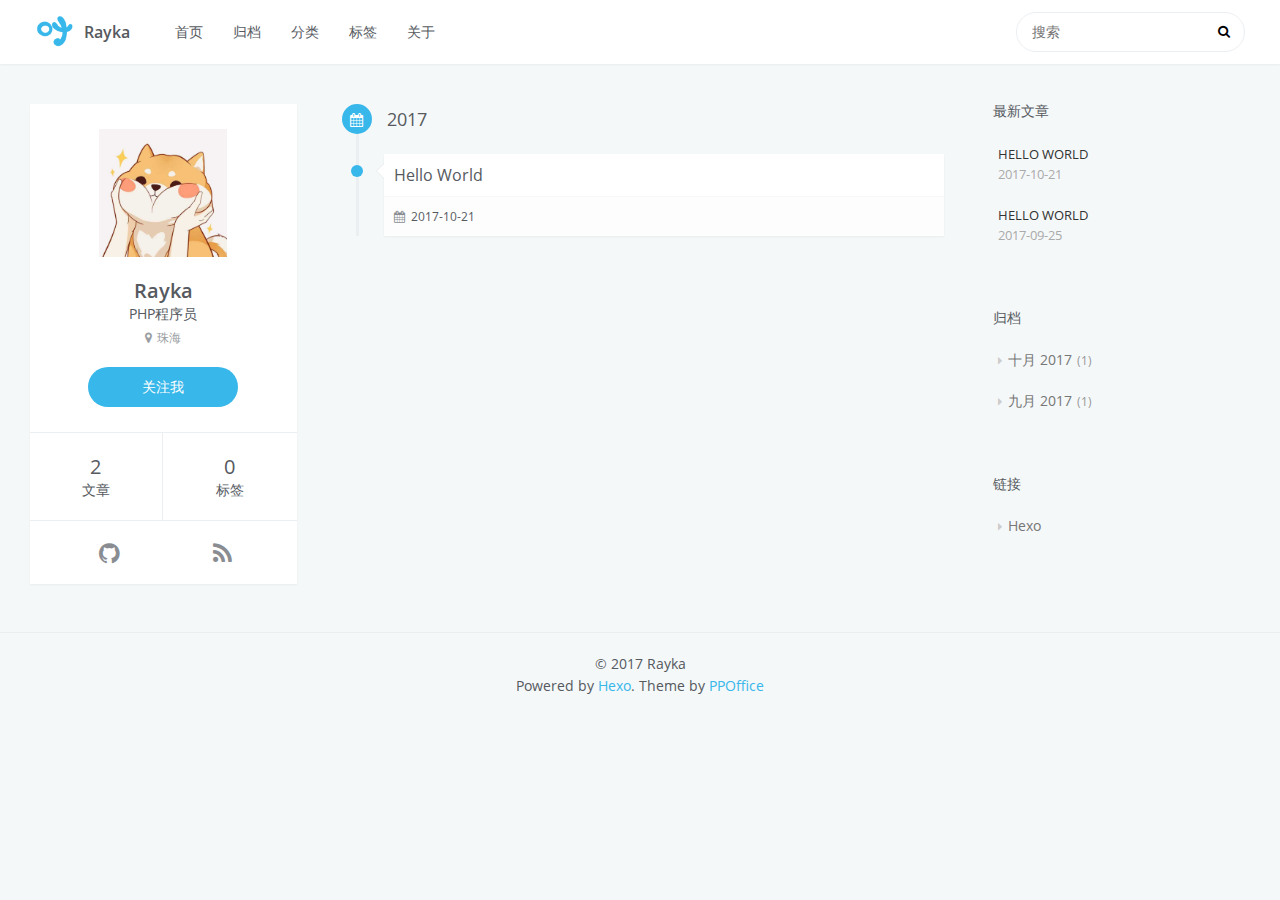
<file: archives/2017/10/index.html>
<!DOCTYPE html>
<html lang=zh>
<head>
    <meta charset="utf-8">
    
    <title>归档: 2017/10 | Rayka</title>
    <meta name="viewport" content="width=device-width, initial-scale=1, maximum-scale=1" />
    <meta property="og:type" content="website">
<meta property="og:title" content="Rayka">
<meta property="og:url" content="http://blog.pubxyz.com/archives/2017/10/index.html">
<meta property="og:site_name" content="Rayka">
<meta property="og:locale" content="zh-CN">
<meta name="twitter:card" content="summary">
<meta name="twitter:title" content="Rayka">
    

    
        <link rel="alternate" href="/" title="Rayka" type="application/atom+xml" />
    

    
        <link rel="icon" href="/rayka-img/favicon.png" />
    

    <link rel="stylesheet" href="/libs/font-awesome/css/font-awesome.min.css">
    <link rel="stylesheet" href="/libs/open-sans/styles.css">
    <link rel="stylesheet" href="/libs/source-code-pro/styles.css">

    <link rel="stylesheet" href="/css/style.css">

    <script src="/libs/jquery/2.1.3/jquery.min.js"></script>
    
    
        <link rel="stylesheet" href="/libs/lightgallery/css/lightgallery.min.css">
    
    
        <link rel="stylesheet" href="/libs/justified-gallery/justifiedGallery.min.css">
    
    
    
    


</head>

<body>
    <div id="container">
        <header id="header">
    <div id="header-main" class="header-inner">
        <div class="outer">
            <a href="/" id="logo">
                <i class="logo"></i>
                <span class="site-title">Rayka</span>
            </a>
            <nav id="main-nav">
                
                    <a class="main-nav-link" href="/.">首页</a>
                
                    <a class="main-nav-link" href="/archives">归档</a>
                
                    <a class="main-nav-link" href="/categories">分类</a>
                
                    <a class="main-nav-link" href="/tags">标签</a>
                
                    <a class="main-nav-link" href="/about">关于</a>
                
            </nav>
            
                
                <nav id="sub-nav">
                    <div class="profile" id="profile-nav">
                        <a id="profile-anchor" href="javascript:;">
                            <img class="avatar" src="/rayka-img/avatar.jpg" />
                            <i class="fa fa-caret-down"></i>
                        </a>
                    </div>
                </nav>
            
            <div id="search-form-wrap">

    <form class="search-form">
        <input type="text" class="ins-search-input search-form-input" placeholder="搜索" />
        <button type="submit" class="search-form-submit"></button>
    </form>
    <div class="ins-search">
    <div class="ins-search-mask"></div>
    <div class="ins-search-container">
        <div class="ins-input-wrapper">
            <input type="text" class="ins-search-input" placeholder="想要查找什么..." />
            <span class="ins-close ins-selectable"><i class="fa fa-times-circle"></i></span>
        </div>
        <div class="ins-section-wrapper">
            <div class="ins-section-container"></div>
        </div>
    </div>
</div>
<script>
(function (window) {
    var INSIGHT_CONFIG = {
        TRANSLATION: {
            POSTS: '文章',
            PAGES: '页面',
            CATEGORIES: '分类',
            TAGS: '标签',
            UNTITLED: '(未命名)',
        },
        ROOT_URL: '/',
        CONTENT_URL: '/content.json',
    };
    window.INSIGHT_CONFIG = INSIGHT_CONFIG;
})(window);
</script>
<script src="/js/insight.js"></script>

</div>
        </div>
    </div>
    <div id="main-nav-mobile" class="header-sub header-inner">
        <table class="menu outer">
            <tr>
                
                    <td><a class="main-nav-link" href="/.">首页</a></td>
                
                    <td><a class="main-nav-link" href="/archives">归档</a></td>
                
                    <td><a class="main-nav-link" href="/categories">分类</a></td>
                
                    <td><a class="main-nav-link" href="/tags">标签</a></td>
                
                    <td><a class="main-nav-link" href="/about">关于</a></td>
                
                <td>
                    
    <div class="search-form">
        <input type="text" class="ins-search-input search-form-input" placeholder="搜索" />
    </div>

                </td>
            </tr>
        </table>
    </div>
</header>

        <div class="outer">
            
                

<aside id="profile">
    <div class="inner profile-inner">
        <div class="base-info profile-block">
            <img id="avatar" src="/rayka-img/avatar.jpg" />
            <h2 id="name">Rayka</h2>
            <h3 id="title">PHP程序员</h3>
            <span id="location"><i class="fa fa-map-marker"></i>珠海</span>
            <a id="follow" target="_blank" href="https://github.com/raykaye/">关注我</a>
        </div>
        <div class="article-info profile-block">
            <div class="article-info-block">
                2
                <span>文章</span>
            </div>
            <div class="article-info-block">
                0
                <span>标签</span>
            </div>
        </div>
        
        <div class="profile-block social-links">
            <table>
                <tr>
                    
                    
                    <td>
                        <a href="http://github.com/raykaye" target="_blank" title="github" class=tooltip>
                            <i class="fa fa-github"></i>
                        </a>
                    </td>
                    
                    <td>
                        <a href="/" target="_blank" title="rss" class=tooltip>
                            <i class="fa fa-rss"></i>
                        </a>
                    </td>
                    
                </tr>
            </table>
        </div>
        
    </div>
</aside>

            
            <section id="main"><div class="timeline timeline-wrap">
    
            <div class="timeline-row timeline-row-major">
                <span class="node"><i class="fa fa-calendar"></i></span>
                <h1 class="title">2017</h1>
            </div>
        
        <div class="timeline-row">
            <span class="node"></span>
            <div class="content">
                
    
        <h1 itemprop="name">
            <a class="timeline-article-title" href="/2017/10/21/test/">Hello World</a>
        </h1>
    

                <div class="article-meta">
                    
    <div class="article-date">
        <i class="fa fa-calendar"></i>
        <a href="/2017/10/21/test/">
            <time datetime="2017-10-21T07:46:01.386Z" itemprop="datePublished">2017-10-21</time>
        </a>
    </div>


                    
                    
                </div>
            </div>
        </div>
    
</div>
</section>
            
                
<aside id="sidebar">
   
        
    <div class="widget-wrap">
        <h3 class="widget-title">最新文章</h3>
        <div class="widget">
            <ul id="recent-post" class="no-thumbnail">
                
                    <li>
                        
                        <div class="item-inner">
                            <p class="item-category"></p>
                            <p class="item-title"><a href="/2017/10/21/test/" class="title">Hello World</a></p>
                            <p class="item-date"><time datetime="2017-10-21T07:46:01.386Z" itemprop="datePublished">2017-10-21</time></p>
                        </div>
                    </li>
                
                    <li>
                        
                        <div class="item-inner">
                            <p class="item-category"></p>
                            <p class="item-title"><a href="/2017/09/25/hello-world/" class="title">Hello World</a></p>
                            <p class="item-date"><time datetime="2017-09-25T07:13:52.833Z" itemprop="datePublished">2017-09-25</time></p>
                        </div>
                    </li>
                
            </ul>
        </div>
    </div>

    
        
    
        
    <div class="widget-wrap">
        <h3 class="widget-title">归档</h3>
        <div class="widget">
            <ul class="archive-list"><li class="archive-list-item"><a class="archive-list-link" href="/archives/2017/10/">十月 2017</a><span class="archive-list-count">1</span></li><li class="archive-list-item"><a class="archive-list-link" href="/archives/2017/09/">九月 2017</a><span class="archive-list-count">1</span></li></ul>
        </div>
    </div>

    
        
    
        
    
        
    <div class="widget-wrap widget-list">
        <h3 class="widget-title">链接</h3>
        <div class="widget">
            <ul>
                
                    <li>
                        <a href="http://hexo.io">Hexo</a>
                    </li>
                
            </ul>
        </div>
    </div>


    
    <div id="toTop" class="fa fa-angle-up"></div>
</aside>

            
        </div>
        <footer id="footer">
    <div class="outer">
        <div id="footer-info" class="inner">
            &copy; 2017 Rayka<br>
            Powered by <a href="http://hexo.io/" target="_blank">Hexo</a>. Theme by <a href="http://github.com/ppoffice">PPOffice</a>
        </div>
    </div>
</footer>
        


    
        <script src="/libs/lightgallery/js/lightgallery.min.js"></script>
        <script src="/libs/lightgallery/js/lg-thumbnail.min.js"></script>
        <script src="/libs/lightgallery/js/lg-pager.min.js"></script>
        <script src="/libs/lightgallery/js/lg-autoplay.min.js"></script>
        <script src="/libs/lightgallery/js/lg-fullscreen.min.js"></script>
        <script src="/libs/lightgallery/js/lg-zoom.min.js"></script>
        <script src="/libs/lightgallery/js/lg-hash.min.js"></script>
        <script src="/libs/lightgallery/js/lg-share.min.js"></script>
        <script src="/libs/lightgallery/js/lg-video.min.js"></script>
    
    
        <script src="/libs/justified-gallery/jquery.justifiedGallery.min.js"></script>
    
    



<!-- Custom Scripts -->
<script src="/js/main.js"></script>

    </div>
</body>
</html>
</file>
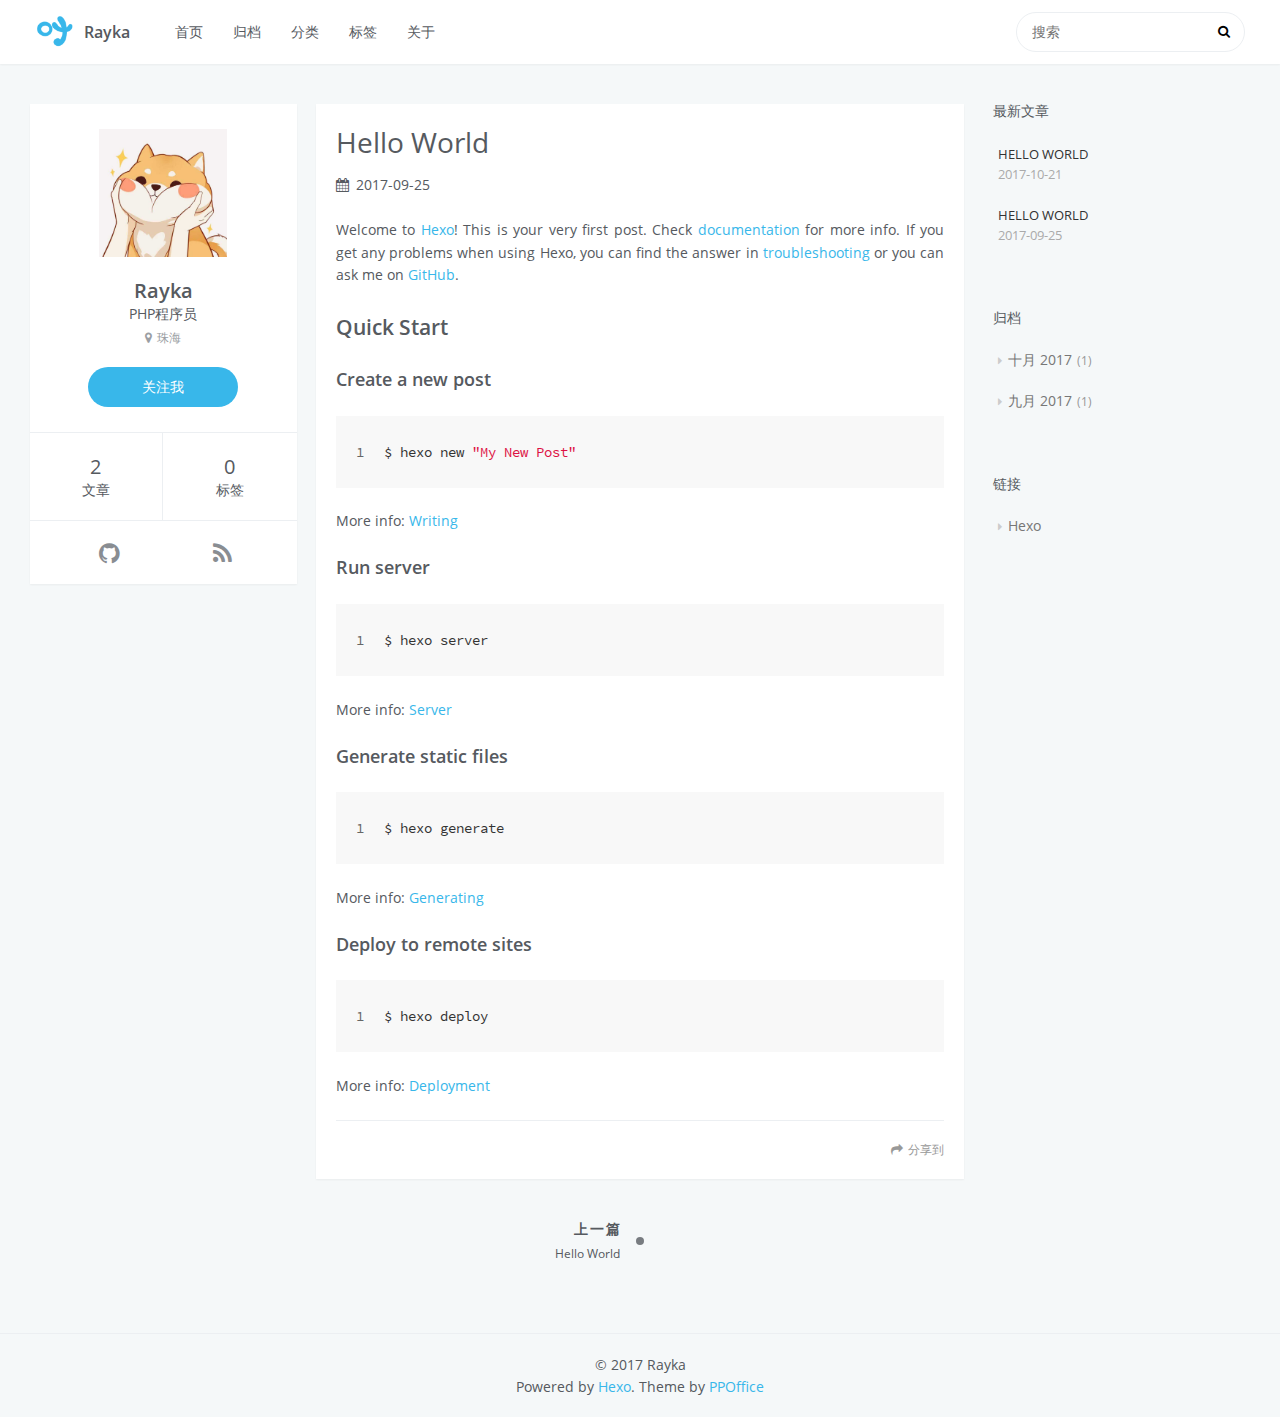
<file: 2017/09/25/hello-world/index.html>
<!DOCTYPE html>
<html lang=zh>
<head>
    <meta charset="utf-8">
    
    <title>Hello World | Rayka</title>
    <meta name="viewport" content="width=device-width, initial-scale=1, maximum-scale=1" />
    <meta name="description" content="Welcome to Hexo! This is your very first post. Check documentation for more info. If you get any problems when using Hexo, you can find the answer in troubleshooting or you can ask me on GitHub. Quick">
<meta property="og:type" content="article">
<meta property="og:title" content="Hello World">
<meta property="og:url" content="http://blog.pubxyz.com/2017/09/25/hello-world/index.html">
<meta property="og:site_name" content="Rayka">
<meta property="og:description" content="Welcome to Hexo! This is your very first post. Check documentation for more info. If you get any problems when using Hexo, you can find the answer in troubleshooting or you can ask me on GitHub. Quick">
<meta property="og:locale" content="zh-CN">
<meta property="og:updated_time" content="2017-09-25T07:13:52.833Z">
<meta name="twitter:card" content="summary">
<meta name="twitter:title" content="Hello World">
<meta name="twitter:description" content="Welcome to Hexo! This is your very first post. Check documentation for more info. If you get any problems when using Hexo, you can find the answer in troubleshooting or you can ask me on GitHub. Quick">
    

    
        <link rel="alternate" href="/" title="Rayka" type="application/atom+xml" />
    

    
        <link rel="icon" href="/rayka-img/favicon.png" />
    

    <link rel="stylesheet" href="/libs/font-awesome/css/font-awesome.min.css">
    <link rel="stylesheet" href="/libs/open-sans/styles.css">
    <link rel="stylesheet" href="/libs/source-code-pro/styles.css">

    <link rel="stylesheet" href="/css/style.css">

    <script src="/libs/jquery/2.1.3/jquery.min.js"></script>
    
    
        <link rel="stylesheet" href="/libs/lightgallery/css/lightgallery.min.css">
    
    
        <link rel="stylesheet" href="/libs/justified-gallery/justifiedGallery.min.css">
    
    
    
    


</head>

<body>
    <div id="container">
        <header id="header">
    <div id="header-main" class="header-inner">
        <div class="outer">
            <a href="/" id="logo">
                <i class="logo"></i>
                <span class="site-title">Rayka</span>
            </a>
            <nav id="main-nav">
                
                    <a class="main-nav-link" href="/.">首页</a>
                
                    <a class="main-nav-link" href="/archives">归档</a>
                
                    <a class="main-nav-link" href="/categories">分类</a>
                
                    <a class="main-nav-link" href="/tags">标签</a>
                
                    <a class="main-nav-link" href="/about">关于</a>
                
            </nav>
            
                
                <nav id="sub-nav">
                    <div class="profile" id="profile-nav">
                        <a id="profile-anchor" href="javascript:;">
                            <img class="avatar" src="/rayka-img/avatar.jpg" />
                            <i class="fa fa-caret-down"></i>
                        </a>
                    </div>
                </nav>
            
            <div id="search-form-wrap">

    <form class="search-form">
        <input type="text" class="ins-search-input search-form-input" placeholder="搜索" />
        <button type="submit" class="search-form-submit"></button>
    </form>
    <div class="ins-search">
    <div class="ins-search-mask"></div>
    <div class="ins-search-container">
        <div class="ins-input-wrapper">
            <input type="text" class="ins-search-input" placeholder="想要查找什么..." />
            <span class="ins-close ins-selectable"><i class="fa fa-times-circle"></i></span>
        </div>
        <div class="ins-section-wrapper">
            <div class="ins-section-container"></div>
        </div>
    </div>
</div>
<script>
(function (window) {
    var INSIGHT_CONFIG = {
        TRANSLATION: {
            POSTS: '文章',
            PAGES: '页面',
            CATEGORIES: '分类',
            TAGS: '标签',
            UNTITLED: '(未命名)',
        },
        ROOT_URL: '/',
        CONTENT_URL: '/content.json',
    };
    window.INSIGHT_CONFIG = INSIGHT_CONFIG;
})(window);
</script>
<script src="/js/insight.js"></script>

</div>
        </div>
    </div>
    <div id="main-nav-mobile" class="header-sub header-inner">
        <table class="menu outer">
            <tr>
                
                    <td><a class="main-nav-link" href="/.">首页</a></td>
                
                    <td><a class="main-nav-link" href="/archives">归档</a></td>
                
                    <td><a class="main-nav-link" href="/categories">分类</a></td>
                
                    <td><a class="main-nav-link" href="/tags">标签</a></td>
                
                    <td><a class="main-nav-link" href="/about">关于</a></td>
                
                <td>
                    
    <div class="search-form">
        <input type="text" class="ins-search-input search-form-input" placeholder="搜索" />
    </div>

                </td>
            </tr>
        </table>
    </div>
</header>

        <div class="outer">
            
                

<aside id="profile">
    <div class="inner profile-inner">
        <div class="base-info profile-block">
            <img id="avatar" src="/rayka-img/avatar.jpg" />
            <h2 id="name">Rayka</h2>
            <h3 id="title">PHP程序员</h3>
            <span id="location"><i class="fa fa-map-marker"></i>珠海</span>
            <a id="follow" target="_blank" href="https://github.com/raykaye/">关注我</a>
        </div>
        <div class="article-info profile-block">
            <div class="article-info-block">
                2
                <span>文章</span>
            </div>
            <div class="article-info-block">
                0
                <span>标签</span>
            </div>
        </div>
        
        <div class="profile-block social-links">
            <table>
                <tr>
                    
                    
                    <td>
                        <a href="http://github.com/raykaye" target="_blank" title="github" class=tooltip>
                            <i class="fa fa-github"></i>
                        </a>
                    </td>
                    
                    <td>
                        <a href="/" target="_blank" title="rss" class=tooltip>
                            <i class="fa fa-rss"></i>
                        </a>
                    </td>
                    
                </tr>
            </table>
        </div>
        
    </div>
</aside>

            
            <section id="main"><article id="post-hello-world" class="article article-type-post" itemscope itemprop="blogPost">
    <div class="article-inner">
        
        
            <header class="article-header">
                
    
        <h1 class="article-title" itemprop="name">
            Hello World
        </h1>
    

                
                    <div class="article-meta">
                        
    <div class="article-date">
        <i class="fa fa-calendar"></i>
        <a href="/2017/09/25/hello-world/">
            <time datetime="2017-09-25T07:13:52.833Z" itemprop="datePublished">2017-09-25</time>
        </a>
    </div>


                        
                        
                    </div>
                
            </header>
        
        
        <div class="article-entry" itemprop="articleBody">
        
            
            <p>Welcome to <a href="https://hexo.io/" target="_blank" rel="external">Hexo</a>! This is your very first post. Check <a href="https://hexo.io/docs/" target="_blank" rel="external">documentation</a> for more info. If you get any problems when using Hexo, you can find the answer in <a href="https://hexo.io/docs/troubleshooting.html" target="_blank" rel="external">troubleshooting</a> or you can ask me on <a href="https://github.com/hexojs/hexo/issues" target="_blank" rel="external">GitHub</a>.</p>
<h2 id="Quick-Start"><a href="#Quick-Start" class="headerlink" title="Quick Start"></a>Quick Start</h2><h3 id="Create-a-new-post"><a href="#Create-a-new-post" class="headerlink" title="Create a new post"></a>Create a new post</h3><figure class="highlight bash"><table><tr><td class="gutter"><pre><div class="line">1</div></pre></td><td class="code"><pre><div class="line">$ hexo new <span class="string">"My New Post"</span></div></pre></td></tr></table></figure>
<p>More info: <a href="https://hexo.io/docs/writing.html" target="_blank" rel="external">Writing</a></p>
<h3 id="Run-server"><a href="#Run-server" class="headerlink" title="Run server"></a>Run server</h3><figure class="highlight bash"><table><tr><td class="gutter"><pre><div class="line">1</div></pre></td><td class="code"><pre><div class="line">$ hexo server</div></pre></td></tr></table></figure>
<p>More info: <a href="https://hexo.io/docs/server.html" target="_blank" rel="external">Server</a></p>
<h3 id="Generate-static-files"><a href="#Generate-static-files" class="headerlink" title="Generate static files"></a>Generate static files</h3><figure class="highlight bash"><table><tr><td class="gutter"><pre><div class="line">1</div></pre></td><td class="code"><pre><div class="line">$ hexo generate</div></pre></td></tr></table></figure>
<p>More info: <a href="https://hexo.io/docs/generating.html" target="_blank" rel="external">Generating</a></p>
<h3 id="Deploy-to-remote-sites"><a href="#Deploy-to-remote-sites" class="headerlink" title="Deploy to remote sites"></a>Deploy to remote sites</h3><figure class="highlight bash"><table><tr><td class="gutter"><pre><div class="line">1</div></pre></td><td class="code"><pre><div class="line">$ hexo deploy</div></pre></td></tr></table></figure>
<p>More info: <a href="https://hexo.io/docs/deployment.html" target="_blank" rel="external">Deployment</a></p>

        
        </div>
        <footer class="article-footer">
            <div class="share-container">



</div>

    <a data-url="http://blog.pubxyz.com/2017/09/25/hello-world/" data-id="cj9k02zvx0000lsi5kammsa76" class="article-share-link"><i class="fa fa-share"></i>分享到</a>
<script>
    (function ($) {
        // Prevent duplicate binding
        if (typeof(__SHARE_BUTTON_BINDED__) === 'undefined' || !__SHARE_BUTTON_BINDED__) {
            __SHARE_BUTTON_BINDED__ = true;
        } else {
            return;
        }
        $('body').on('click', function() {
            $('.article-share-box.on').removeClass('on');
        }).on('click', '.article-share-link', function(e) {
            e.stopPropagation();

            var $this = $(this),
                url = $this.attr('data-url'),
                encodedUrl = encodeURIComponent(url),
                id = 'article-share-box-' + $this.attr('data-id'),
                offset = $this.offset(),
                box;

            if ($('#' + id).length) {
                box = $('#' + id);

                if (box.hasClass('on')){
                    box.removeClass('on');
                    return;
                }
            } else {
                var html = [
                    '<div id="' + id + '" class="article-share-box">',
                        '<input class="article-share-input" value="' + url + '">',
                        '<div class="article-share-links">',
                            '<a href="https://twitter.com/intent/tweet?url=' + encodedUrl + '" class="fa fa-twitter article-share-twitter" target="_blank" title="Twitter"></a>',
                            '<a href="https://www.facebook.com/sharer.php?u=' + encodedUrl + '" class="fa fa-facebook article-share-facebook" target="_blank" title="Facebook"></a>',
                            '<a href="http://pinterest.com/pin/create/button/?url=' + encodedUrl + '" class="fa fa-pinterest article-share-pinterest" target="_blank" title="Pinterest"></a>',
                            '<a href="https://plus.google.com/share?url=' + encodedUrl + '" class="fa fa-google article-share-google" target="_blank" title="Google+"></a>',
                        '</div>',
                    '</div>'
                ].join('');

              box = $(html);

              $('body').append(box);
            }

            $('.article-share-box.on').hide();

            box.css({
                top: offset.top + 25,
                left: offset.left
            }).addClass('on');

        }).on('click', '.article-share-box', function (e) {
            e.stopPropagation();
        }).on('click', '.article-share-box-input', function () {
            $(this).select();
        }).on('click', '.article-share-box-link', function (e) {
            e.preventDefault();
            e.stopPropagation();

            window.open(this.href, 'article-share-box-window-' + Date.now(), 'width=500,height=450');
        });
    })(jQuery);
</script>

            
    

        </footer>
    </div>
    
        
<nav id="article-nav">
    
        <a href="/2017/10/21/test/" id="article-nav-newer" class="article-nav-link-wrap">
            <strong class="article-nav-caption">上一篇</strong>
            <div class="article-nav-title">
                
                    Hello World
                
            </div>
        </a>
    
    
</nav>


    
</article>


    
    

</section>
            
                
<aside id="sidebar">
   
        
    <div class="widget-wrap">
        <h3 class="widget-title">最新文章</h3>
        <div class="widget">
            <ul id="recent-post" class="no-thumbnail">
                
                    <li>
                        
                        <div class="item-inner">
                            <p class="item-category"></p>
                            <p class="item-title"><a href="/2017/10/21/test/" class="title">Hello World</a></p>
                            <p class="item-date"><time datetime="2017-10-21T07:46:01.386Z" itemprop="datePublished">2017-10-21</time></p>
                        </div>
                    </li>
                
                    <li>
                        
                        <div class="item-inner">
                            <p class="item-category"></p>
                            <p class="item-title"><a href="/2017/09/25/hello-world/" class="title">Hello World</a></p>
                            <p class="item-date"><time datetime="2017-09-25T07:13:52.833Z" itemprop="datePublished">2017-09-25</time></p>
                        </div>
                    </li>
                
            </ul>
        </div>
    </div>

    
        
    
        
    <div class="widget-wrap">
        <h3 class="widget-title">归档</h3>
        <div class="widget">
            <ul class="archive-list"><li class="archive-list-item"><a class="archive-list-link" href="/archives/2017/10/">十月 2017</a><span class="archive-list-count">1</span></li><li class="archive-list-item"><a class="archive-list-link" href="/archives/2017/09/">九月 2017</a><span class="archive-list-count">1</span></li></ul>
        </div>
    </div>

    
        
    
        
    
        
    <div class="widget-wrap widget-list">
        <h3 class="widget-title">链接</h3>
        <div class="widget">
            <ul>
                
                    <li>
                        <a href="http://hexo.io">Hexo</a>
                    </li>
                
            </ul>
        </div>
    </div>


    
    <div id="toTop" class="fa fa-angle-up"></div>
</aside>

            
        </div>
        <footer id="footer">
    <div class="outer">
        <div id="footer-info" class="inner">
            &copy; 2017 Rayka<br>
            Powered by <a href="http://hexo.io/" target="_blank">Hexo</a>. Theme by <a href="http://github.com/ppoffice">PPOffice</a>
        </div>
    </div>
</footer>
        


    
        <script src="/libs/lightgallery/js/lightgallery.min.js"></script>
        <script src="/libs/lightgallery/js/lg-thumbnail.min.js"></script>
        <script src="/libs/lightgallery/js/lg-pager.min.js"></script>
        <script src="/libs/lightgallery/js/lg-autoplay.min.js"></script>
        <script src="/libs/lightgallery/js/lg-fullscreen.min.js"></script>
        <script src="/libs/lightgallery/js/lg-zoom.min.js"></script>
        <script src="/libs/lightgallery/js/lg-hash.min.js"></script>
        <script src="/libs/lightgallery/js/lg-share.min.js"></script>
        <script src="/libs/lightgallery/js/lg-video.min.js"></script>
    
    
        <script src="/libs/justified-gallery/jquery.justifiedGallery.min.js"></script>
    
    



<!-- Custom Scripts -->
<script src="/js/main.js"></script>

    </div>
</body>
</html>
</file>
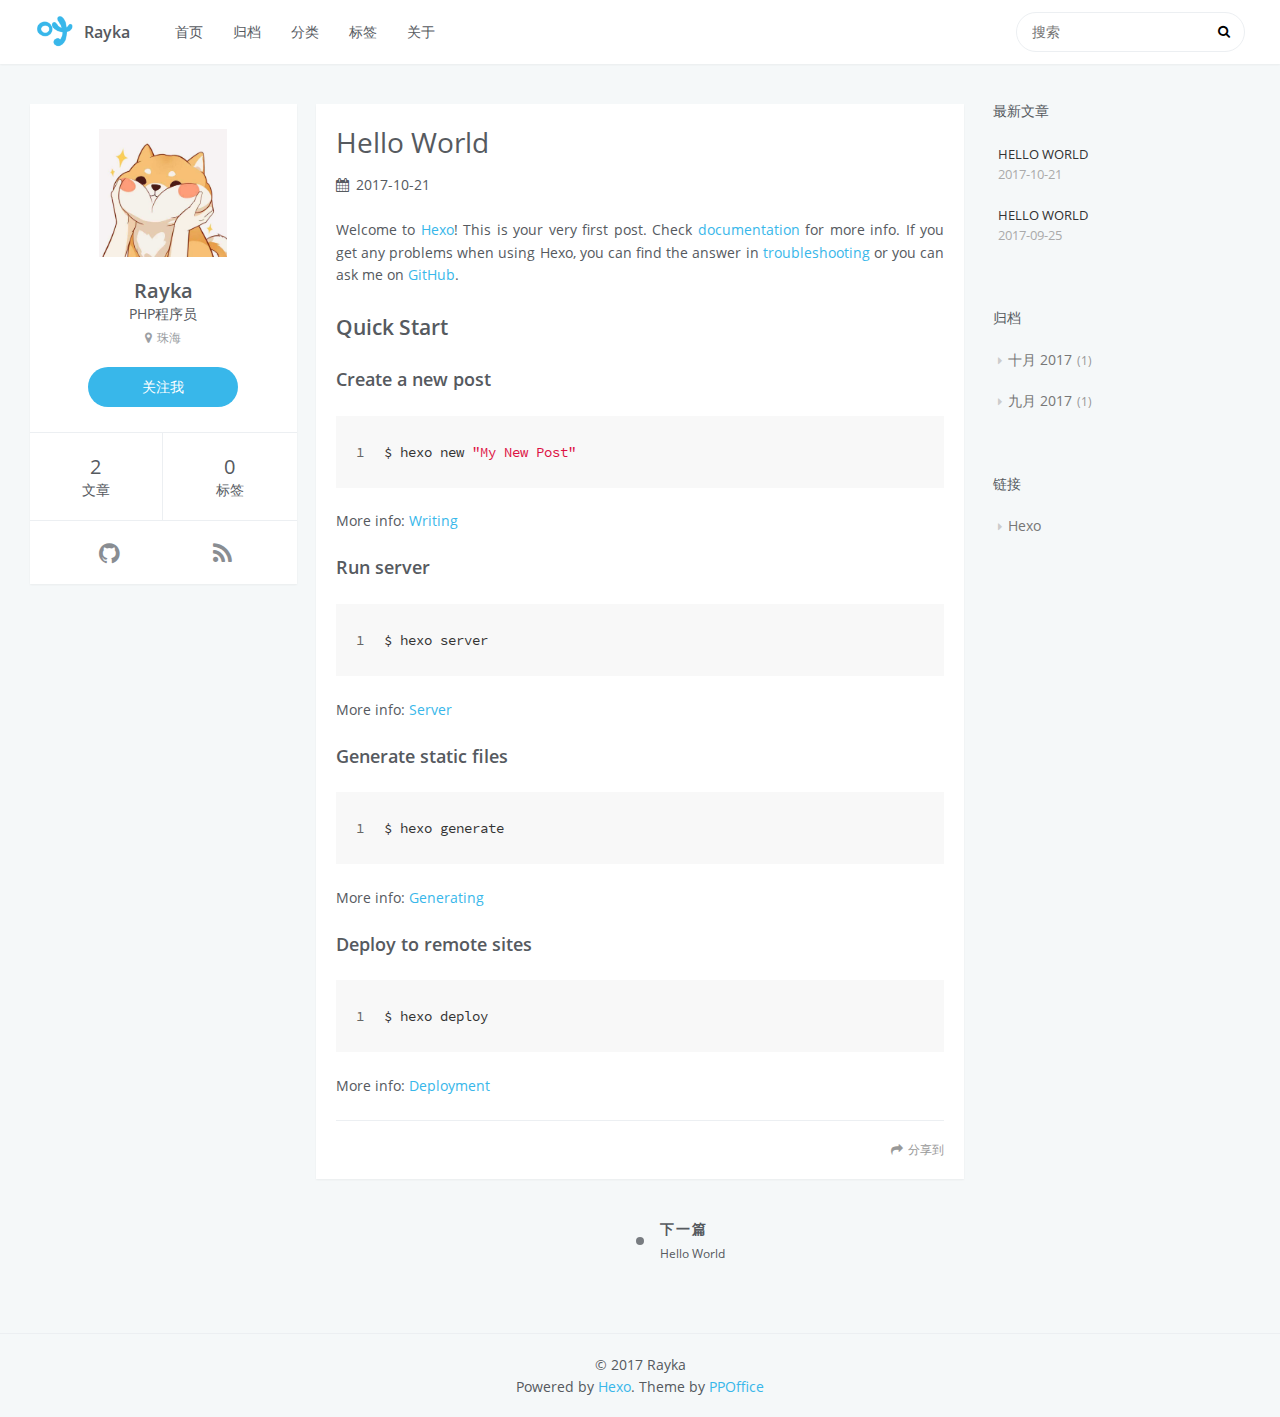
<file: 2017/10/21/test/index.html>
<!DOCTYPE html>
<html lang=zh>
<head>
    <meta charset="utf-8">
    
    <title>Hello World | Rayka</title>
    <meta name="viewport" content="width=device-width, initial-scale=1, maximum-scale=1" />
    <meta name="description" content="Welcome to Hexo! This is your very first post. Check documentation for more info. If you get any problems when using Hexo, you can find the answer in troubleshooting or you can ask me on GitHub. Quick">
<meta property="og:type" content="article">
<meta property="og:title" content="Hello World">
<meta property="og:url" content="http://blog.pubxyz.com/2017/10/21/test/index.html">
<meta property="og:site_name" content="Rayka">
<meta property="og:description" content="Welcome to Hexo! This is your very first post. Check documentation for more info. If you get any problems when using Hexo, you can find the answer in troubleshooting or you can ask me on GitHub. Quick">
<meta property="og:locale" content="zh-CN">
<meta property="og:updated_time" content="2017-09-25T07:13:52.833Z">
<meta name="twitter:card" content="summary">
<meta name="twitter:title" content="Hello World">
<meta name="twitter:description" content="Welcome to Hexo! This is your very first post. Check documentation for more info. If you get any problems when using Hexo, you can find the answer in troubleshooting or you can ask me on GitHub. Quick">
    

    
        <link rel="alternate" href="/" title="Rayka" type="application/atom+xml" />
    

    
        <link rel="icon" href="/rayka-img/favicon.png" />
    

    <link rel="stylesheet" href="/libs/font-awesome/css/font-awesome.min.css">
    <link rel="stylesheet" href="/libs/open-sans/styles.css">
    <link rel="stylesheet" href="/libs/source-code-pro/styles.css">

    <link rel="stylesheet" href="/css/style.css">

    <script src="/libs/jquery/2.1.3/jquery.min.js"></script>
    
    
        <link rel="stylesheet" href="/libs/lightgallery/css/lightgallery.min.css">
    
    
        <link rel="stylesheet" href="/libs/justified-gallery/justifiedGallery.min.css">
    
    
    
    


</head>

<body>
    <div id="container">
        <header id="header">
    <div id="header-main" class="header-inner">
        <div class="outer">
            <a href="/" id="logo">
                <i class="logo"></i>
                <span class="site-title">Rayka</span>
            </a>
            <nav id="main-nav">
                
                    <a class="main-nav-link" href="/.">首页</a>
                
                    <a class="main-nav-link" href="/archives">归档</a>
                
                    <a class="main-nav-link" href="/categories">分类</a>
                
                    <a class="main-nav-link" href="/tags">标签</a>
                
                    <a class="main-nav-link" href="/about">关于</a>
                
            </nav>
            
                
                <nav id="sub-nav">
                    <div class="profile" id="profile-nav">
                        <a id="profile-anchor" href="javascript:;">
                            <img class="avatar" src="/rayka-img/avatar.jpg" />
                            <i class="fa fa-caret-down"></i>
                        </a>
                    </div>
                </nav>
            
            <div id="search-form-wrap">

    <form class="search-form">
        <input type="text" class="ins-search-input search-form-input" placeholder="搜索" />
        <button type="submit" class="search-form-submit"></button>
    </form>
    <div class="ins-search">
    <div class="ins-search-mask"></div>
    <div class="ins-search-container">
        <div class="ins-input-wrapper">
            <input type="text" class="ins-search-input" placeholder="想要查找什么..." />
            <span class="ins-close ins-selectable"><i class="fa fa-times-circle"></i></span>
        </div>
        <div class="ins-section-wrapper">
            <div class="ins-section-container"></div>
        </div>
    </div>
</div>
<script>
(function (window) {
    var INSIGHT_CONFIG = {
        TRANSLATION: {
            POSTS: '文章',
            PAGES: '页面',
            CATEGORIES: '分类',
            TAGS: '标签',
            UNTITLED: '(未命名)',
        },
        ROOT_URL: '/',
        CONTENT_URL: '/content.json',
    };
    window.INSIGHT_CONFIG = INSIGHT_CONFIG;
})(window);
</script>
<script src="/js/insight.js"></script>

</div>
        </div>
    </div>
    <div id="main-nav-mobile" class="header-sub header-inner">
        <table class="menu outer">
            <tr>
                
                    <td><a class="main-nav-link" href="/.">首页</a></td>
                
                    <td><a class="main-nav-link" href="/archives">归档</a></td>
                
                    <td><a class="main-nav-link" href="/categories">分类</a></td>
                
                    <td><a class="main-nav-link" href="/tags">标签</a></td>
                
                    <td><a class="main-nav-link" href="/about">关于</a></td>
                
                <td>
                    
    <div class="search-form">
        <input type="text" class="ins-search-input search-form-input" placeholder="搜索" />
    </div>

                </td>
            </tr>
        </table>
    </div>
</header>

        <div class="outer">
            
                

<aside id="profile">
    <div class="inner profile-inner">
        <div class="base-info profile-block">
            <img id="avatar" src="/rayka-img/avatar.jpg" />
            <h2 id="name">Rayka</h2>
            <h3 id="title">PHP程序员</h3>
            <span id="location"><i class="fa fa-map-marker"></i>珠海</span>
            <a id="follow" target="_blank" href="https://github.com/raykaye/">关注我</a>
        </div>
        <div class="article-info profile-block">
            <div class="article-info-block">
                2
                <span>文章</span>
            </div>
            <div class="article-info-block">
                0
                <span>标签</span>
            </div>
        </div>
        
        <div class="profile-block social-links">
            <table>
                <tr>
                    
                    
                    <td>
                        <a href="http://github.com/raykaye" target="_blank" title="github" class=tooltip>
                            <i class="fa fa-github"></i>
                        </a>
                    </td>
                    
                    <td>
                        <a href="/" target="_blank" title="rss" class=tooltip>
                            <i class="fa fa-rss"></i>
                        </a>
                    </td>
                    
                </tr>
            </table>
        </div>
        
    </div>
</aside>

            
            <section id="main"><article id="post-test" class="article article-type-post" itemscope itemprop="blogPost">
    <div class="article-inner">
        
        
            <header class="article-header">
                
    
        <h1 class="article-title" itemprop="name">
            Hello World
        </h1>
    

                
                    <div class="article-meta">
                        
    <div class="article-date">
        <i class="fa fa-calendar"></i>
        <a href="/2017/10/21/test/">
            <time datetime="2017-10-21T07:46:01.386Z" itemprop="datePublished">2017-10-21</time>
        </a>
    </div>


                        
                        
                    </div>
                
            </header>
        
        
        <div class="article-entry" itemprop="articleBody">
        
            
            <p>Welcome to <a href="https://hexo.io/" target="_blank" rel="external">Hexo</a>! This is your very first post. Check <a href="https://hexo.io/docs/" target="_blank" rel="external">documentation</a> for more info. If you get any problems when using Hexo, you can find the answer in <a href="https://hexo.io/docs/troubleshooting.html" target="_blank" rel="external">troubleshooting</a> or you can ask me on <a href="https://github.com/hexojs/hexo/issues" target="_blank" rel="external">GitHub</a>.</p>
<h2 id="Quick-Start"><a href="#Quick-Start" class="headerlink" title="Quick Start"></a>Quick Start</h2><h3 id="Create-a-new-post"><a href="#Create-a-new-post" class="headerlink" title="Create a new post"></a>Create a new post</h3><figure class="highlight bash"><table><tr><td class="gutter"><pre><div class="line">1</div></pre></td><td class="code"><pre><div class="line">$ hexo new <span class="string">"My New Post"</span></div></pre></td></tr></table></figure>
<p>More info: <a href="https://hexo.io/docs/writing.html" target="_blank" rel="external">Writing</a></p>
<h3 id="Run-server"><a href="#Run-server" class="headerlink" title="Run server"></a>Run server</h3><figure class="highlight bash"><table><tr><td class="gutter"><pre><div class="line">1</div></pre></td><td class="code"><pre><div class="line">$ hexo server</div></pre></td></tr></table></figure>
<p>More info: <a href="https://hexo.io/docs/server.html" target="_blank" rel="external">Server</a></p>
<h3 id="Generate-static-files"><a href="#Generate-static-files" class="headerlink" title="Generate static files"></a>Generate static files</h3><figure class="highlight bash"><table><tr><td class="gutter"><pre><div class="line">1</div></pre></td><td class="code"><pre><div class="line">$ hexo generate</div></pre></td></tr></table></figure>
<p>More info: <a href="https://hexo.io/docs/generating.html" target="_blank" rel="external">Generating</a></p>
<h3 id="Deploy-to-remote-sites"><a href="#Deploy-to-remote-sites" class="headerlink" title="Deploy to remote sites"></a>Deploy to remote sites</h3><figure class="highlight bash"><table><tr><td class="gutter"><pre><div class="line">1</div></pre></td><td class="code"><pre><div class="line">$ hexo deploy</div></pre></td></tr></table></figure>
<p>More info: <a href="https://hexo.io/docs/deployment.html" target="_blank" rel="external">Deployment</a></p>

        
        </div>
        <footer class="article-footer">
            <div class="share-container">



</div>

    <a data-url="http://blog.pubxyz.com/2017/10/21/test/" data-id="cj9k02zw60001lsi59mmpyfzj" class="article-share-link"><i class="fa fa-share"></i>分享到</a>
<script>
    (function ($) {
        // Prevent duplicate binding
        if (typeof(__SHARE_BUTTON_BINDED__) === 'undefined' || !__SHARE_BUTTON_BINDED__) {
            __SHARE_BUTTON_BINDED__ = true;
        } else {
            return;
        }
        $('body').on('click', function() {
            $('.article-share-box.on').removeClass('on');
        }).on('click', '.article-share-link', function(e) {
            e.stopPropagation();

            var $this = $(this),
                url = $this.attr('data-url'),
                encodedUrl = encodeURIComponent(url),
                id = 'article-share-box-' + $this.attr('data-id'),
                offset = $this.offset(),
                box;

            if ($('#' + id).length) {
                box = $('#' + id);

                if (box.hasClass('on')){
                    box.removeClass('on');
                    return;
                }
            } else {
                var html = [
                    '<div id="' + id + '" class="article-share-box">',
                        '<input class="article-share-input" value="' + url + '">',
                        '<div class="article-share-links">',
                            '<a href="https://twitter.com/intent/tweet?url=' + encodedUrl + '" class="fa fa-twitter article-share-twitter" target="_blank" title="Twitter"></a>',
                            '<a href="https://www.facebook.com/sharer.php?u=' + encodedUrl + '" class="fa fa-facebook article-share-facebook" target="_blank" title="Facebook"></a>',
                            '<a href="http://pinterest.com/pin/create/button/?url=' + encodedUrl + '" class="fa fa-pinterest article-share-pinterest" target="_blank" title="Pinterest"></a>',
                            '<a href="https://plus.google.com/share?url=' + encodedUrl + '" class="fa fa-google article-share-google" target="_blank" title="Google+"></a>',
                        '</div>',
                    '</div>'
                ].join('');

              box = $(html);

              $('body').append(box);
            }

            $('.article-share-box.on').hide();

            box.css({
                top: offset.top + 25,
                left: offset.left
            }).addClass('on');

        }).on('click', '.article-share-box', function (e) {
            e.stopPropagation();
        }).on('click', '.article-share-box-input', function () {
            $(this).select();
        }).on('click', '.article-share-box-link', function (e) {
            e.preventDefault();
            e.stopPropagation();

            window.open(this.href, 'article-share-box-window-' + Date.now(), 'width=500,height=450');
        });
    })(jQuery);
</script>

            
    

        </footer>
    </div>
    
        
<nav id="article-nav">
    
    
        <a href="/2017/09/25/hello-world/" id="article-nav-older" class="article-nav-link-wrap">
            <strong class="article-nav-caption">下一篇</strong>
            <div class="article-nav-title">Hello World</div>
        </a>
    
</nav>


    
</article>


    
    

</section>
            
                
<aside id="sidebar">
   
        
    <div class="widget-wrap">
        <h3 class="widget-title">最新文章</h3>
        <div class="widget">
            <ul id="recent-post" class="no-thumbnail">
                
                    <li>
                        
                        <div class="item-inner">
                            <p class="item-category"></p>
                            <p class="item-title"><a href="/2017/10/21/test/" class="title">Hello World</a></p>
                            <p class="item-date"><time datetime="2017-10-21T07:46:01.386Z" itemprop="datePublished">2017-10-21</time></p>
                        </div>
                    </li>
                
                    <li>
                        
                        <div class="item-inner">
                            <p class="item-category"></p>
                            <p class="item-title"><a href="/2017/09/25/hello-world/" class="title">Hello World</a></p>
                            <p class="item-date"><time datetime="2017-09-25T07:13:52.833Z" itemprop="datePublished">2017-09-25</time></p>
                        </div>
                    </li>
                
            </ul>
        </div>
    </div>

    
        
    
        
    <div class="widget-wrap">
        <h3 class="widget-title">归档</h3>
        <div class="widget">
            <ul class="archive-list"><li class="archive-list-item"><a class="archive-list-link" href="/archives/2017/10/">十月 2017</a><span class="archive-list-count">1</span></li><li class="archive-list-item"><a class="archive-list-link" href="/archives/2017/09/">九月 2017</a><span class="archive-list-count">1</span></li></ul>
        </div>
    </div>

    
        
    
        
    
        
    <div class="widget-wrap widget-list">
        <h3 class="widget-title">链接</h3>
        <div class="widget">
            <ul>
                
                    <li>
                        <a href="http://hexo.io">Hexo</a>
                    </li>
                
            </ul>
        </div>
    </div>


    
    <div id="toTop" class="fa fa-angle-up"></div>
</aside>

            
        </div>
        <footer id="footer">
    <div class="outer">
        <div id="footer-info" class="inner">
            &copy; 2017 Rayka<br>
            Powered by <a href="http://hexo.io/" target="_blank">Hexo</a>. Theme by <a href="http://github.com/ppoffice">PPOffice</a>
        </div>
    </div>
</footer>
        


    
        <script src="/libs/lightgallery/js/lightgallery.min.js"></script>
        <script src="/libs/lightgallery/js/lg-thumbnail.min.js"></script>
        <script src="/libs/lightgallery/js/lg-pager.min.js"></script>
        <script src="/libs/lightgallery/js/lg-autoplay.min.js"></script>
        <script src="/libs/lightgallery/js/lg-fullscreen.min.js"></script>
        <script src="/libs/lightgallery/js/lg-zoom.min.js"></script>
        <script src="/libs/lightgallery/js/lg-hash.min.js"></script>
        <script src="/libs/lightgallery/js/lg-share.min.js"></script>
        <script src="/libs/lightgallery/js/lg-video.min.js"></script>
    
    
        <script src="/libs/justified-gallery/jquery.justifiedGallery.min.js"></script>
    
    



<!-- Custom Scripts -->
<script src="/js/main.js"></script>

    </div>
</body>
</html>
</file>
<file: libs/open-sans/styles.css>
/* cyrillic-ext */
@font-face {
    font-family: 'Open Sans';
    font-style: normal;
    font-weight: 400;
    src: local('Open Sans'), local('OpenSans'), url(fonts/K88pR3goAWT7BTt32Z01mxJtnKITppOI_IvcXXDNrsc.woff2) format('woff2');
    unicode-range: U+0460-052F, U+20B4, U+2DE0-2DFF, U+A640-A69F;
}
/* cyrillic */
@font-face {
    font-family: 'Open Sans';
    font-style: normal;
    font-weight: 400;
    src: local('Open Sans'), local('OpenSans'), url(fonts/RjgO7rYTmqiVp7vzi-Q5URJtnKITppOI_IvcXXDNrsc.woff2) format('woff2');
    unicode-range: U+0400-045F, U+0490-0491, U+04B0-04B1, U+2116;
}
/* greek-ext */
@font-face {
    font-family: 'Open Sans';
    font-style: normal;
    font-weight: 400;
    src: local('Open Sans'), local('OpenSans'), url(fonts/LWCjsQkB6EMdfHrEVqA1KRJtnKITppOI_IvcXXDNrsc.woff2) format('woff2');
    unicode-range: U+1F00-1FFF;
}
/* greek */
@font-face {
    font-family: 'Open Sans';
    font-style: normal;
    font-weight: 400;
    src: local('Open Sans'), local('OpenSans'), url(fonts/xozscpT2726on7jbcb_pAhJtnKITppOI_IvcXXDNrsc.woff2) format('woff2');
    unicode-range: U+0370-03FF;
}
/* vietnamese */
@font-face {
    font-family: 'Open Sans';
    font-style: normal;
    font-weight: 400;
    src: local('Open Sans'), local('OpenSans'), url(fonts/59ZRklaO5bWGqF5A9baEERJtnKITppOI_IvcXXDNrsc.woff2) format('woff2');
    unicode-range: U+0102-0103, U+1EA0-1EF1, U+20AB;
}
/* latin-ext */
@font-face {
    font-family: 'Open Sans';
    font-style: normal;
    font-weight: 400;
    src: local('Open Sans'), local('OpenSans'), url(fonts/u-WUoqrET9fUeobQW7jkRRJtnKITppOI_IvcXXDNrsc.woff2) format('woff2');
    unicode-range: U+0100-024F, U+1E00-1EFF, U+20A0-20AB, U+20AD-20CF, U+2C60-2C7F, U+A720-A7FF;
}
/* latin */
@font-face {
    font-family: 'Open Sans';
    font-style: normal;
    font-weight: 400;
    src: local('Open Sans'), local('OpenSans'), url(fonts/cJZKeOuBrn4kERxqtaUH3VtXRa8TVwTICgirnJhmVJw.woff2) format('woff2');
    unicode-range: U+0000-00FF, U+0131, U+0152-0153, U+02C6, U+02DA, U+02DC, U+2000-206F, U+2074, U+20AC, U+2212, U+2215, U+E0FF, U+EFFD, U+F000;
}
/* cyrillic-ext */
@font-face {
    font-family: 'Open Sans';
    font-style: normal;
    font-weight: 600;
    src: local('Open Sans Semibold'), local('OpenSans-Semibold'), url(fonts/MTP_ySUJH_bn48VBG8sNSq-j2U0lmluP9RWlSytm3ho.woff2) format('woff2');
    unicode-range: U+0460-052F, U+20B4, U+2DE0-2DFF, U+A640-A69F;
}
/* cyrillic */
@font-face {
    font-family: 'Open Sans';
    font-style: normal;
    font-weight: 600;
    src: local('Open Sans Semibold'), local('OpenSans-Semibold'), url(fonts/MTP_ySUJH_bn48VBG8sNSpX5f-9o1vgP2EXwfjgl7AY.woff2) format('woff2');
    unicode-range: U+0400-045F, U+0490-0491, U+04B0-04B1, U+2116;
}
/* greek-ext */
@font-face {
    font-family: 'Open Sans';
    font-style: normal;
    font-weight: 600;
    src: local('Open Sans Semibold'), local('OpenSans-Semibold'), url(fonts/MTP_ySUJH_bn48VBG8sNShWV49_lSm1NYrwo-zkhivY.woff2) format('woff2');
    unicode-range: U+1F00-1FFF;
}
/* greek */
@font-face {
    font-family: 'Open Sans';
    font-style: normal;
    font-weight: 600;
    src: local('Open Sans Semibold'), local('OpenSans-Semibold'), url(fonts/MTP_ySUJH_bn48VBG8sNSqaRobkAwv3vxw3jMhVENGA.woff2) format('woff2');
    unicode-range: U+0370-03FF;
}
/* vietnamese */
@font-face {
    font-family: 'Open Sans';
    font-style: normal;
    font-weight: 600;
    src: local('Open Sans Semibold'), local('OpenSans-Semibold'), url(fonts/MTP_ySUJH_bn48VBG8sNSv8zf_FOSsgRmwsS7Aa9k2w.woff2) format('woff2');
    unicode-range: U+0102-0103, U+1EA0-1EF1, U+20AB;
}
/* latin-ext */
@font-face {
    font-family: 'Open Sans';
    font-style: normal;
    font-weight: 600;
    src: local('Open Sans Semibold'), local('OpenSans-Semibold'), url(fonts/MTP_ySUJH_bn48VBG8sNSj0LW-43aMEzIO6XUTLjad8.woff2) format('woff2');
    unicode-range: U+0100-024F, U+1E00-1EFF, U+20A0-20AB, U+20AD-20CF, U+2C60-2C7F, U+A720-A7FF;
}
/* latin */
@font-face {
    font-family: 'Open Sans';
    font-style: normal;
    font-weight: 600;
    src: local('Open Sans Semibold'), local('OpenSans-Semibold'), url(fonts/MTP_ySUJH_bn48VBG8sNSugdm0LZdjqr5-oayXSOefg.woff2) format('woff2');
    unicode-range: U+0000-00FF, U+0131, U+0152-0153, U+02C6, U+02DA, U+02DC, U+2000-206F, U+2074, U+20AC, U+2212, U+2215, U+E0FF, U+EFFD, U+F000;
}
/* cyrillic-ext */
@font-face {
    font-family: 'Open Sans';
    font-style: italic;
    font-weight: 400;
    src: local('Open Sans Italic'), local('OpenSans-Italic'), url(fonts/xjAJXh38I15wypJXxuGMBjTOQ_MqJVwkKsUn0wKzc2I.woff2) format('woff2');
    unicode-range: U+0460-052F, U+20B4, U+2DE0-2DFF, U+A640-A69F;
}
/* cyrillic */
@font-face {
    font-family: 'Open Sans';
    font-style: italic;
    font-weight: 400;
    src: local('Open Sans Italic'), local('OpenSans-Italic'), url(fonts/xjAJXh38I15wypJXxuGMBjUj_cnvWIuuBMVgbX098Mw.woff2) format('woff2');
    unicode-range: U+0400-045F, U+0490-0491, U+04B0-04B1, U+2116;
}
/* greek-ext */
@font-face {
    font-family: 'Open Sans';
    font-style: italic;
    font-weight: 400;
    src: local('Open Sans Italic'), local('OpenSans-Italic'), url(fonts/xjAJXh38I15wypJXxuGMBkbcKLIaa1LC45dFaAfauRA.woff2) format('woff2');
    unicode-range: U+1F00-1FFF;
}
/* greek */
@font-face {
    font-family: 'Open Sans';
    font-style: italic;
    font-weight: 400;
    src: local('Open Sans Italic'), local('OpenSans-Italic'), url(fonts/xjAJXh38I15wypJXxuGMBmo_sUJ8uO4YLWRInS22T3Y.woff2) format('woff2');
    unicode-range: U+0370-03FF;
}
/* vietnamese */
@font-face {
    font-family: 'Open Sans';
    font-style: italic;
    font-weight: 400;
    src: local('Open Sans Italic'), local('OpenSans-Italic'), url(fonts/xjAJXh38I15wypJXxuGMBr6up8jxqWt8HVA3mDhkV_0.woff2) format('woff2');
    unicode-range: U+0102-0103, U+1EA0-1EF1, U+20AB;
}
/* latin-ext */
@font-face {
    font-family: 'Open Sans';
    font-style: italic;
    font-weight: 400;
    src: local('Open Sans Italic'), local('OpenSans-Italic'), url(fonts/xjAJXh38I15wypJXxuGMBiYE0-AqJ3nfInTTiDXDjU4.woff2) format('woff2');
    unicode-range: U+0100-024F, U+1E00-1EFF, U+20A0-20AB, U+20AD-20CF, U+2C60-2C7F, U+A720-A7FF;
}
/* latin */
@font-face {
    font-family: 'Open Sans';
    font-style: italic;
    font-weight: 400;
    src: local('Open Sans Italic'), local('OpenSans-Italic'), url(fonts/xjAJXh38I15wypJXxuGMBo4P5ICox8Kq3LLUNMylGO4.woff2) format('woff2');
    unicode-range: U+0000-00FF, U+0131, U+0152-0153, U+02C6, U+02DA, U+02DC, U+2000-206F, U+2074, U+20AC, U+2212, U+2215, U+E0FF, U+EFFD, U+F000;
}
</file>
<file: libs/source-code-pro/styles.css>
/* latin-ext */
@font-face {
  font-family: 'Source Code Pro';
  font-style: normal;
  font-weight: 400;
  src: local('Source Code Pro'), local('SourceCodePro-Regular'), url(fonts/mrl8jkM18OlOQN8JLgasDy2Q8seG17bfDXYR_jUsrzg.woff2) format('woff2');
  unicode-range: U+0100-024F, U+1E00-1EFF, U+20A0-20AB, U+20AD-20CF, U+2C60-2C7F, U+A720-A7FF;
}
/* latin */
@font-face {
  font-family: 'Source Code Pro';
  font-style: normal;
  font-weight: 400;
  src: local('Source Code Pro'), local('SourceCodePro-Regular'), url(fonts/mrl8jkM18OlOQN8JLgasD9V_2ngZ8dMf8fLgjYEouxg.woff2) format('woff2');
  unicode-range: U+0000-00FF, U+0131, U+0152-0153, U+02C6, U+02DA, U+02DC, U+2000-206F, U+2074, U+20AC, U+2212, U+2215, U+E0FF, U+EFFD, U+F000;
}
</file>
<file: css/style.css>
body {
  width: 100%;
}
body:before,
body:after {
  content: "";
  display: table;
}
body:after {
  clear: both;
}
html,
body,
div,
span,
applet,
object,
iframe,
h1,
h2,
h3,
h4,
h5,
h6,
p,
blockquote,
pre,
a,
abbr,
acronym,
address,
big,
cite,
code,
del,
dfn,
em,
img,
ins,
kbd,
q,
s,
samp,
small,
strike,
strong,
sub,
sup,
tt,
var,
dl,
dt,
dd,
ol,
ul,
li,
fieldset,
form,
label,
legend,
table,
caption,
tbody,
tfoot,
thead,
tr,
th,
td {
  margin: 0;
  padding: 0;
  border: 0;
  outline: 0;
  font-weight: inherit;
  font-style: inherit;
  font-family: inherit;
  font-size: 100%;
  vertical-align: baseline;
}
body {
  line-height: 1;
  color: #000;
  background: #fff;
}
ol,
ul {
  list-style: none;
}
table {
  border-collapse: separate;
  border-spacing: 0;
  vertical-align: middle;
}
caption,
th,
td {
  text-align: left;
  font-weight: normal;
  vertical-align: middle;
}
a img {
  border: none;
}
input,
button {
  margin: 0;
  padding: 0;
}
input::-moz-focus-inner,
button::-moz-focus-inner {
  border: 0;
  padding: 0;
}
html,
body,
#container {
  height: 100%;
}
body {
  color: #565a5f;
  background: #f5f8f9;
  font: 14px "open sans", "Helvetica Neue", "Microsoft Yahei", Helvetica, Arial, sans-serif;
  -webkit-text-size-adjust: 100%;
}
a {
  color: #38b7ea;
  text-decoration: none;
}
a:visited {
  color: #38b7ea;
}
code {
  margin: 0 2px;
  color: #e96900;
  padding: 3px 5px;
  font-size: 0.9em;
  border-radius: 2px;
  font-family: "Source Code Pro", Consolas, Monaco, Menlo, Consolas, monospace;
  background-color: #f8f8f8;
}
.outer {
  max-width: 1320px;
  margin: 0 auto;
  padding: 0 20px;
}
.outer:before,
.outer:after {
  content: "";
  display: table;
}
.outer:after {
  clear: both;
}
@media screen and (max-width: 559px) {
  .outer {
    padding: 0;
  }
}
.left,
.alignleft {
  float: left;
}
.right,
.alignright {
  float: right;
}
.clear {
  clear: both;
}
.logo {
  width: 40px;
  height: 40px;
  background-repeat: no-repeat;
  background-image: url("images/logo_new.png");
  -webkit-background-size: 40px 40px;
  -moz-background-size: 40px 40px;
  background-size: 40px 40px;
}
#container {
  position: relative;
}
#container > .outer {
  margin-bottom: 30px;
}
@media screen and (min-width: 1200px) {
  #main {
    display: inline;
    float: left;
    width: 52.307692307692314%;
    margin: 0 0.769230769230769%;
  }
}
@media screen and (min-width: 800px) and (max-width: 1199px) {
  #main {
    display: inline;
    float: left;
    width: 67.6923076923077%;
    margin: 0 0.769230769230769%;
  }
}
@media screen and (min-width: 560px) and (max-width: 799px) {
  #main {
    width: 100%;
  }
}
@media screen and (max-width: 559px) {
  #main {
    width: 100%;
  }
}
.archive-article-header a,
.layout-wrap-inner.tag-cloud a,
.timeline-row .content h1 a,
.archive-article-header a:visited,
.layout-wrap-inner.tag-cloud a:visited,
.timeline-row .content h1 a:visited {
  color: #565a5f;
  -webkit-transition: 0.2s ease;
  -moz-transition: 0.2s ease;
  -ms-transition: 0.2s ease;
  transition: 0.2s ease;
}
.archive-article-header a:hover,
.layout-wrap-inner.tag-cloud a:hover,
.timeline-row .content h1 a:hover,
.archive-article-header a:visited:hover,
.layout-wrap-inner.tag-cloud a:visited:hover,
.timeline-row .content h1 a:visited:hover {
  color: #38b7ea;
}
.article-meta,
.archive-year,
.widget-title {
  line-height: 1em;
  text-decoration: none;
  text-transform: uppercase;
}
#header,
#profile .inner,
.article-inner,
#comments,
.archive-article,
.timeline-row .content,
#toTop {
  background: #fff;
  -webkit-box-shadow: 0 1px 2px rgba(0,0,0,0.05);
  box-shadow: 0 1px 2px rgba(0,0,0,0.05);
}
.article-entry h1,
.widget h1 {
  font-size: 2em;
}
.article-entry h2,
.widget h2 {
  font-size: 1.5em;
}
.article-entry h3,
.widget h3 {
  font-size: 1.3em;
}
.article-entry h4,
.widget h4 {
  font-size: 1.2em;
}
.article-entry h5,
.widget h5 {
  font-size: 1em;
}
.article-entry h6,
.widget h6 {
  font-size: 1em;
  color: #999;
}
.article-entry hr,
.widget hr {
  border: 1px dashed #eceff2;
}
.article-entry strong,
.widget strong {
  font-weight: bold;
}
.article-entry em,
.widget em,
.article-entry cite,
.widget cite {
  font-style: italic;
}
.article-entry sup,
.widget sup,
.article-entry sub,
.widget sub {
  font-size: 0.75em;
  line-height: 0;
  position: relative;
  vertical-align: baseline;
}
.article-entry sup,
.widget sup {
  top: -0.5em;
}
.article-entry sub,
.widget sub {
  bottom: -0.2em;
}
.article-entry small,
.widget small {
  font-size: 0.85em;
}
.article-entry acronym,
.widget acronym,
.article-entry abbr,
.widget abbr {
  border-bottom: 1px dotted;
}
.article-entry ul,
.widget ul,
.article-entry ol,
.widget ol,
.article-entry dl,
.widget dl {
  margin: 0 20px;
  line-height: 1.6em;
}
.article-entry ul ul,
.widget ul ul,
.article-entry ol ul,
.widget ol ul,
.article-entry ul ol,
.widget ul ol,
.article-entry ol ol,
.widget ol ol {
  margin-top: 0;
  margin-bottom: 0;
}
.article-entry ul,
.widget ul {
  list-style: disc;
}
.article-entry ol,
.widget ol {
  list-style: decimal;
}
.article-entry dt,
.widget dt {
  font-weight: bold;
}
#header {
  background: #fff;
  position: relative;
}
#header a,
#header a:visited {
  white-space: nowrap;
  -webkit-transition: 0.2s ease;
  -moz-transition: 0.2s ease;
  -ms-transition: 0.2s ease;
  transition: 0.2s ease;
  color: #565a5f;
}
#header a:hover {
  color: #38b7ea;
}
.header-inner #logo,
#main-nav,
#sub-nav,
#search-form-wrap {
  height: 40px;
  line-height: 40px;
  padding: 12px 15px;
}
.header-inner #logo,
#main-nav {
  float: left;
}
#sub-nav,
#search-form-wrap {
  float: right;
}
.header-inner {
  height: 100%;
  position: relative;
}
.header-inner #logo {
  display: inline-block;
}
.header-inner #logo .logo {
  margin-right: 5px;
  display: inline-block;
}
.header-inner #logo .site-title {
  font-size: 16px;
  display: inline-block;
  vertical-align: top;
  font-weight: 600;
}
#header-title {
  text-align: center;
  height: 40px;
  position: absolute;
  top: 50%;
  left: 0;
  margin-top: -20px;
}
.header-sub {
  border-top: 1px solid #eceff2;
}
.header-sub ul {
  margin: 0 15px;
}
.header-sub ul:before,
.header-sub ul:after {
  content: "";
  display: table;
}
.header-sub ul:after {
  clear: both;
}
.header-sub ul li {
  float: left;
  margin: 0 10px;
}
.header-sub ul li a {
  display: inline-block;
  line-height: 48px;
}
.header-sub .main-nav-link {
  display: inline-block;
  line-height: 48px;
}
@media screen and (min-width: 560px) and (max-width: 799px) {
  #header-sub {
    display: none;
  }
}
@media screen and (max-width: 559px) {
  #header-sub {
    display: none;
  }
}
@media screen and (min-width: 560px) and (max-width: 799px) {
  #main-nav {
    display: none;
  }
}
@media screen and (max-width: 559px) {
  #main-nav {
    display: none;
  }
}
@media screen and (min-width: 800px) and (max-width: 1199px) {
  #main-nav-mobile {
    display: none;
  }
}
@media screen and (min-width: 1200px) {
  #main-nav-mobile {
    display: none;
  }
}
.nav-icon,
.main-nav-link {
  float: left;
  display: block;
  padding: 0 15px;
}
.nav-icon {
  text-align: center;
  font-size: 14px;
  width: 14px;
  height: 14px;
  position: relative;
  cursor: pointer;
  height: 40px !important;
  line-height: 40px !important;
}
.main-nav-link {
  font-weight: 300;
}
@media screen and (min-width: 1200px) {
  #sub-nav {
    display: none;
  }
}
#sub-nav #profile-nav #profile-anchor {
  display: block;
  height: 40px;
  line-height: 40px;
}
#sub-nav #profile-nav #profile-anchor:before,
#sub-nav #profile-nav #profile-anchor:after {
  content: "";
  display: table;
}
#sub-nav #profile-nav #profile-anchor:after {
  clear: both;
}
#sub-nav #profile-nav .avatar,
#sub-nav #profile-nav .fa {
  float: left;
}
#sub-nav #profile-nav .avatar {
  width: 40px;
  height: 40px;
  margin-right: 8px;
}
#sub-nav #profile-nav .fa {
  line-height: 40px;
}
@media screen and (max-width: 559px) {
  #search-form-wrap {
    display: none;
  }
}
#search-form-wrap .search-form {
  position: relative;
}
#search-form-wrap .search-form .search-form-input {
  width: 100%;
  padding: 0 30px 0 15px;
  line-height: 40px;
  height: 40px !important;
  border-radius: 21px;
}
#search-form-wrap .search-form .search-form-input::-webkit-search-results-decoration,
#search-form-wrap .search-form .search-form-input::-webkit-search-cancel-button {
  -webkit-appearance: none;
}
#search-form-wrap .search-form .search-form-submit {
  top: 50%;
  right: 15px;
  border: none;
  cursor: pointer;
  margin-top: -7px;
  background: none;
  position: absolute;
  font: 13px font-icon;
  font-family: 'FontAwesome';
}
#search-form-wrap .search-form .search-form-submit:before {
  content: '\f002';
}
#search-form-wrap .search-form .search-form-submit:hover,
#search-form-wrap .search-form .search-form-submit:focus {
  color: #777;
}
.search-form-input,
.search-form-input.ins-search-input,
.search-form-input.st-ui-search-input,
.search-form-input.st-default-search-input {
  -webkit-appearance: textarea;
  -webkit-appearance: textarea;
  -moz-appearance: textarea;
  appearance: textarea;
  padding: 0;
  width: 200px;
  -webkit-box-shadow: none;
  box-shadow: none;
  color: #565a5f;
  -webkit-transition: 0.2s ease;
  -moz-transition: 0.2s ease;
  -ms-transition: 0.2s ease;
  transition: 0.2s ease;
  -webkit-box-sizing: border-box;
  -moz-box-sizing: border-box;
  box-sizing: border-box;
  height: auto !important;
  line-height: 1.6em;
  outline: none !important;
  background: none !important;
  font: 14px "open sans", "Helvetica Neue", "Microsoft Yahei", Helvetica, Arial, sans-serif;
  border: 1px solid #eceff2 !important;
}
.search-form-input:focus,
.search-form-input.ins-search-input:focus,
.search-form-input.st-ui-search-input:focus,
.search-form-input.st-default-search-input:focus {
  border-color: #38b7ea !important;
}
.search-form-input::-webkit-search-results-decoration,
.search-form-input.ins-search-input::-webkit-search-results-decoration,
.search-form-input.st-ui-search-input::-webkit-search-results-decoration,
.search-form-input.st-default-search-input::-webkit-search-results-decoration,
.search-form-input::-webkit-search-cancel-button,
.search-form-input.ins-search-input::-webkit-search-cancel-button,
.search-form-input.st-ui-search-input::-webkit-search-cancel-button,
.search-form-input.st-default-search-input::-webkit-search-cancel-button {
  -webkit-appearance: none;
}
#main-nav-mobile {
  overflow-y: hidden;
  overflow-x: auto;
}
#main-nav-mobile .menu {
  margin: 0;
  height: 48px;
}
#main-nav-mobile .menu:before,
#main-nav-mobile .menu:after {
  content: "";
  display: table;
}
#main-nav-mobile .menu:after {
  clear: both;
}
#main-nav-mobile .menu .search-form-input {
  display: none;
  padding: 0 10px;
  margin-right: 15px;
  height: 32px;
  line-height: 32px;
  border-radius: 16px;
}
@media screen and (max-width: 559px) {
  #main-nav-mobile .menu .search-form-input {
    display: block;
  }
}
#main-nav-mobile .menu .search-form-input::-webkit-search-results-decoration,
#main-nav-mobile .menu .search-form-input::-webkit-search-cancel-button {
  -webkit-appearance: none;
}
.bio {
  text-align: center;
}
#profile .inner .bio h2 {
  font-size: 1.3em;
  font-weight: bold;
  margin-top: 15px;
}
#profile .inner .bio p {
  margin: 5px 20px 10px 20px;
  text-align: justify;
  max-width: 300px;
  line-height: 1.5em;
}
.profile-block {
  padding: 15px 20px;
  border-bottom: 1px solid #eceff2;
}
.profile-block:last-child {
  border-bottom: none;
}
#profile {
  display: inline;
  float: left;
  width: 21.53846153846154%;
  margin: 0 0.769230769230769%;
  display: none;
}
@media screen and (min-width: 1200px) {
  #profile {
    display: block;
  }
}
#profile .inner {
  margin-top: 40px;
  background: #fff;
}
#profile .inner .base-info #avatar {
  display: block;
  margin: 10px auto 20px;
  width: 128px;
  height: 128px;
}
#profile .inner .base-info #name,
#profile .inner .base-info #title,
#profile .inner .base-info #location {
  display: block;
  text-align: center;
}
#profile .inner .base-info #name {
  font-size: 20px;
  font-weight: 600;
}
#profile .inner .base-info #location {
  font-size: 12px;
  margin-top: 5px;
  color: #9a9ea3;
}
#profile .inner .base-info #location .fa {
  margin-right: 5px;
}
#profile .inner .base-info #follow {
  color: #fff;
  width: 150px;
  height: 40px;
  display: block;
  font-size: 14px;
  line-height: 40px;
  text-align: center;
  margin: 20px auto 10px;
  background: #38b7ea;
  border-radius: 20px;
  -webkit-transition: 0.2s ease;
  -moz-transition: 0.2s ease;
  -ms-transition: 0.2s ease;
  transition: 0.2s ease;
}
#profile .inner .base-info #follow:hover {
  background: #49c8fb;
}
#profile .inner .article-info {
  padding: 0px;
}
#profile .inner .article-info:before,
#profile .inner .article-info:after {
  content: "";
  display: table;
}
#profile .inner .article-info:after {
  clear: both;
}
#profile .inner .article-info .article-info-block {
  width: 50%;
  float: left;
  padding: 20px 15px;
  text-align: center;
  -webkit-box-sizing: border-box;
  -moz-box-sizing: border-box;
  box-sizing: border-box;
  font-size: 20px;
}
#profile .inner .article-info .article-info-block span {
  display: block;
  font-size: 14px;
  text-transform: uppercase;
}
#profile .inner .article-info .article-info-block:first-child {
  border-right: 1px solid #eceff2;
}
#profile .inner .social-links > table {
  width: 100%;
}
#profile .inner .social-links > table td {
  text-align: center;
  font-size: 24px;
}
#profile .inner .social-links > table td a {
  position: relative;
  -webkit-transition: 0.2s ease;
  -moz-transition: 0.2s ease;
  -ms-transition: 0.2s ease;
  transition: 0.2s ease;
  color: #898d92;
}
#profile .inner .social-links > table td a:hover {
  color: #565a5f;
}
#profile .inner .social-links > table td a.tooltip:hover:after {
  right: -50%;
  top: -41px;
  color: #fff;
  background: #333;
  font-size: 14px;
  content: attr(title);
  display: block;
  padding: 5px 15px;
  position: absolute;
  white-space: nowrap;
  border-radius: 2px;
  text-transform: uppercase;
  -webkit-box-shadow: 0 0 2px rgba(0,0,0,0.2);
  box-shadow: 0 0 2px rgba(0,0,0,0.2);
  z-index: 1;
}
#profile .inner .social-links > table td a.tooltip:hover:before {
  top: -12px;
  right: 8px;
  border: solid;
  border-color: #333 transparent;
  border-width: 5px 5px 0 5px;
  content: "";
  display: block;
  position: absolute;
  z-index: 2;
}
#profile.card {
  top: 50px;
  right: 20px;
  z-index: 999;
  display: block;
  min-width: 280px;
  position: absolute;
}
#profile.card .profile-inner {
  position: relative;
  -webkit-box-shadow: 0 2px 5px rgba(0,0,0,0.2);
  box-shadow: 0 2px 5px rgba(0,0,0,0.2);
}
#profile.card .profile-inner:before,
#profile.card .profile-inner:after {
  z-index: 1;
  content: '';
  top: -20px;
  right: 10px;
  position: absolute;
  border-width: 10px;
  border-style: solid;
  border-color: transparent transparent #fff transparent;
}
#profile.card .profile-inner:after {
  z-index: 0;
  border-color: transparent transparent #dbdee1 transparent;
}
.article {
  margin: 40px 0;
}
.article-inner {
  overflow: hidden;
}
.article-banner {
  width: 100%;
  height: auto;
}
.article-header {
  padding: 20px 20px 0;
}
.article-header .article-title {
  display: block;
  margin-bottom: 14px;
}
.article-title {
  font-size: 2em;
  color: #565a5f;
  text-decoration: none;
  line-height: 1.3em;
}
a.article-title:visited {
  color: #565a5f;
}
a.article-title:hover {
  color: #38b7ea;
}
@media screen and (max-width: 559px) {
  .article-title {
    font-size: 1.6em;
  }
}
@media screen and (min-width: 560px) and (max-width: 799px) {
  .article-title {
    font-size: 1.6em;
  }
}
.article-meta {
  line-height: 1.6em;
}
.article-meta:before,
.article-meta:after {
  content: "";
  display: table;
}
.article-meta:after {
  clear: both;
}
.article-meta > div {
  float: left;
  margin-right: 10px;
}
.article-meta > div .fa {
  margin-right: 3px;
}
.article-meta a {
  color: #565a5f;
}
.article-meta a:hover {
  color: #38b7ea;
}
.article-category .fa-angle-right {
  margin: 0 5px;
}
.article-tag .tag-link:before {
  content: "#";
}
.article-entry {
  color: #565a5f;
  padding: 0 20px;
  line-height: 1.6em;
}
.article-entry:before,
.article-entry:after {
  content: "";
  display: table;
}
.article-entry:after {
  clear: both;
}
.article-entry p {
  text-align: justify;
}
.article-entry p,
.article-entry table {
  line-height: 1.6em;
  margin: 1.6em 0;
}
.article-entry h1,
.article-entry h2,
.article-entry h3,
.article-entry h4,
.article-entry h5,
.article-entry h6 {
  font-weight: bold;
}
.article-entry h1,
.article-entry h2,
.article-entry h3,
.article-entry h4,
.article-entry h5,
.article-entry h6 {
  line-height: 1.3em;
  margin: 1.3em 0;
}
.article-entry a {
  color: #38b7ea;
  text-decoration: none;
}
.article-entry a:hover {
  text-decoration: underline;
}
.article-entry ul,
.article-entry ol,
.article-entry dl {
  margin-top: 1.6em;
  margin-bottom: 1.6em;
}
.article-entry img,
.article-entry video {
  max-width: 100%;
  height: auto;
  display: block;
  margin: auto;
}
.article-entry iframe {
  border: none;
}
.article-entry table {
  width: 100%;
  border-collapse: collapse;
  border-spacing: 0;
}
.article-entry th {
  font-weight: bold;
  border-bottom: 3px solid #eceff2;
  padding-bottom: 0.5em;
}
.article-entry td {
  border-bottom: 1px solid #eceff2;
  padding: 10px 0;
}
.article-entry blockquote {
  position: static;
  font-family: Georgia, "Times New Roman", "Microsoft Yahei", serif;
  font-size: 1.1em;
  margin: 0 -20px;
  padding: 10px 20px 10px 54px;
  background: #fcfcfc;
  border-left: 4px solid #eee;
}
.article-entry blockquote:before {
  top: 20px;
  left: 10px;
  content: "\f10d";
  color: #e2e2e2;
  font-size: 32px;
  font-family: FontAwesome;
  text-align: center;
  position: static;
}
.article-entry blockquote footer {
  font-size: 14px;
  margin: 1.6em 0;
  font-family: "open sans", "Helvetica Neue", "Microsoft Yahei", Helvetica, Arial, sans-serif;
}
.article-entry blockquote footer cite:before {
  content: "—";
  padding: 0 0.5em;
}
.article-entry .pullquote {
  text-align: left;
  width: 45%;
  margin: 0;
}
.article-entry .pullquote.left {
  margin-left: 0.5em;
  margin-right: 1em;
}
.article-entry .pullquote.right {
  margin-right: 0.5em;
  margin-left: 1em;
}
.article-entry .caption {
  color: #999;
  display: block;
  font-size: 0.9em;
  margin-top: 0.5em;
  position: relative;
  text-align: center;
}
.article-entry .video-container {
  position: relative;
  padding-top: 56.25%;
  height: 0;
  overflow: hidden;
}
.article-entry .video-container iframe,
.article-entry .video-container object,
.article-entry .video-container embed {
  position: absolute;
  top: 0;
  left: 0;
  width: 100%;
  height: 100%;
  margin-top: 0;
}
.article-more-link a {
  display: inline-block;
  line-height: 1em;
  padding: 6px 15px;
  border-radius: 15px;
  background: #f5f8f9;
  color: #999;
  text-shadow: 0 1px #fff;
  text-decoration: none;
}
.article-more-link a:hover {
  background: #38b7ea;
  color: #fff;
  text-decoration: none;
  text-shadow: 0 1px #169cd2;
}
.article-footer {
  font-size: 0.85em;
  line-height: 1.6em;
  border-top: 1px solid #eceff2;
  padding-top: 1.6em;
  margin: 0 20px 20px;
}
.article-footer:before,
.article-footer:after {
  content: "";
  display: table;
}
.article-footer:after {
  clear: both;
}
.article-footer a {
  color: #999;
  text-decoration: none;
}
.article-footer a:hover {
  color: #565a5f;
}
.article-comment-link {
  float: right;
}
.article-comment-link:before {
  content: "\f075";
  font-family: FontAwesome;
  padding-right: 5px;
}
.share-container {
  float: left;
}
.article-share-link {
  float: right;
  cursor: pointer;
  margin-left: 20px;
}
.article-share-link .fa-share {
  margin-right: 5px;
}
#article-nav {
  position: relative;
}
#article-nav:before,
#article-nav:after {
  content: "";
  display: table;
}
#article-nav:after {
  clear: both;
}
@media screen and (min-width: 1200px) {
  #article-nav {
    margin: 40px 0;
  }
  #article-nav:before {
    width: 8px;
    height: 8px;
    position: absolute;
    top: 50%;
    left: 50%;
    margin-top: -4px;
    margin-left: -4px;
    content: "";
    border-radius: 50%;
    background: #787c81;
  }
}
.article-nav-link-wrap {
  text-decoration: none;
  color: #999;
  -webkit-box-sizing: border-box;
  -moz-box-sizing: border-box;
  box-sizing: border-box;
  margin-top: 40px;
  text-align: center;
  display: block;
}
.article-nav-link-wrap:hover {
  color: #565a5f;
}
@media screen and (min-width: 1200px) {
  .article-nav-link-wrap {
    width: 50%;
    margin-top: 0;
  }
}
@media screen and (min-width: 1200px) {
  #article-nav-newer {
    float: left;
    text-align: right;
    padding-right: 20px;
  }
}
@media screen and (min-width: 1200px) {
  #article-nav-older {
    float: right;
    text-align: left;
    padding-left: 20px;
  }
}
.article-nav-caption {
  letter-spacing: 2px;
  line-height: 1em;
  font-weight: bold;
  color: #565a5f;
  text-transform: uppercase;
}
#article-nav-newer .article-nav-caption {
  margin-right: -2px;
}
.article-nav-title {
  font-size: 0.85em;
  margin-top: 0.5em;
  color: #565a5f;
  line-height: 1.6em;
}
.article-share-box {
  position: absolute;
  display: none;
  background: #fff;
  -webkit-box-shadow: 0px 2px 2px rgba(0,0,0,0.1);
  box-shadow: 0px 2px 2px rgba(0,0,0,0.1);
  border-radius: 3px;
  margin-left: -145px;
  overflow: hidden;
  z-index: 1;
}
.article-share-box.on {
  display: block;
}
.article-share-input {
  width: 100%;
  background: none;
  -webkit-box-sizing: border-box;
  -moz-box-sizing: border-box;
  box-sizing: border-box;
  font: 14px "open sans", "Helvetica Neue", "Microsoft Yahei", Helvetica, Arial, sans-serif;
  padding: 0 10px;
  color: #565a5f;
  outline: none;
  border: 1px solid #eceff2;
  border-radius: 3px 3px 0 0;
  height: 36px;
  line-height: 36px;
}
.article-share-links {
  background: #f5f8f9;
}
.article-share-links:before,
.article-share-links:after {
  content: "";
  display: table;
}
.article-share-links:after {
  clear: both;
}
.article-share-twitter,
.article-share-facebook,
.article-share-pinterest,
.article-share-google {
  width: 50px;
  height: 36px;
  display: block;
  float: left;
  position: relative;
  color: #999;
  text-shadow: 0 1px #fff;
}
.article-share-twitter:before,
.article-share-facebook:before,
.article-share-pinterest:before,
.article-share-google:before {
  font-size: 20px;
  width: 20px;
  height: 20px;
  position: absolute;
  top: 50%;
  left: 50%;
  margin-top: -10px;
  margin-left: -10px;
  text-align: center;
}
.article-share-twitter:hover,
.article-share-facebook:hover,
.article-share-pinterest:hover,
.article-share-google:hover {
  color: #fff;
}
.article-share-twitter:hover {
  background: #00aced;
  text-shadow: 0 1px #008abe;
}
.article-share-facebook:hover {
  background: #3b5998;
  text-shadow: 0 1px #2f477a;
}
.article-share-pinterest:hover {
  background: #cb2027;
  text-shadow: 0 1px #a21a1f;
}
.article-share-google:hover {
  background: #dd4b39;
  text-shadow: 0 1px #be3221;
}
.article-gallery {
  overflow: hidden;
  background: #000;
  position: relative;
  text-align: center;
  margin: 1.6em 0;
}
.article-gallery .gallery-item {
  display: none;
  max-width: 100%;
}
.article-gallery .gallery-item:before,
.article-gallery .gallery-item:after {
  top: 50%;
  width: 40px;
  height: 36px;
  font-size: 36px;
  line-height: 36px;
  margin-top: -18px;
  position: absolute;
  font-family: FontAwesome;
  color: rgba(255,255,255,0.5);
}
.article-gallery .gallery-item:hover:before,
.article-gallery .gallery-item:hover:after {
  color: rgba(255,255,255,0.8);
}
.article-gallery .gallery-item:before {
  left: 0;
  content: "\f104";
}
.article-gallery .gallery-item:after {
  right: 0;
  content: "\f105";
}
.article-gallery .gallery-item:first-child {
  display: block;
}
.article-gallery .gallery-item img {
  display: block;
  max-width: 100%;
  margin: 0 auto;
}
.toc-article {
  background: #f9f9f9;
  margin: 2em 0 0 0.2em;
  padding: 1em;
  border-radius: 0px;
}
.toc-article .toc-title {
  font-size: 120%;
}
.toc-article strong {
  padding: 0.3em 1;
}
ol.toc {
  width: 100%;
  margin: 1em 2em 0 0;
}
#toc {
  line-height: 1em;
  font-size: 0.8em;
  float: right;
}
#toc .toc {
  padding: 0;
}
#toc .toc li {
  list-style-type: none;
}
#toc .toc-child {
  padding-left: 0em;
}
#toc.toc-aside {
  display: none;
  width: 13%;
  position: fixed;
  right: 2%;
  top: 320px;
  overflow: hidden;
  line-height: 1.5em;
  font-size: 1em;
  color: color-heading;
  opacity: 0.6;
  -webkit-transition: opacity 1s ease-out;
  -moz-transition: opacity 1s ease-out;
  -ms-transition: opacity 1s ease-out;
  transition: opacity 1s ease-out;
}
#toc.toc-aside strong {
  padding: 0.3em 0;
  color: color-font;
}
#toc.toc-aside:hover {
  -webkit-transition: opacity 0.3s ease-out;
  -moz-transition: opacity 0.3s ease-out;
  -ms-transition: opacity 0.3s ease-out;
  transition: opacity 0.3s ease-out;
  opacity: 1;
}
#toc.toc-aside a {
  -webkit-transition: color 1s ease-out;
  -moz-transition: color 1s ease-out;
  -ms-transition: color 1s ease-out;
  transition: color 1s ease-out;
}
#toc.toc-aside a:hover {
  color: color-theme;
  -webkit-transition: color 0.3s ease-out;
  -moz-transition: color 0.3s ease-out;
  -ms-transition: color 0.3s ease-out;
  transition: color 0.3s ease-out;
}
.article.rtl .article-title,
.article.rtl .article-entry p {
  direction: rtl;
}
.article.rtl .article-meta > div {
  float: right;
  margin-left: 10px;
  margin-right: 0;
}
.lg-outer .lg-thumb-item {
  border-radius: 0 !important;
}
#comments {
  padding: 20px;
  margin: 40px 0;
}
#comments a {
  color: #38b7ea;
}
.archives:before,
.archives:after {
  content: "";
  display: table;
}
.archives:after {
  clear: both;
}
.archives .article:first-child {
  margin: 20px 0;
}
.archive-year-wrap,
.archive-category-wrap,
.archive-tag-wrap,
.layout-title {
  font-size: 1.4em;
  margin: 40px 0 20px 0;
}
@media screen and (max-width: 559px) {
  .archive-year-wrap,
  .archive-category-wrap,
  .archive-tag-wrap,
  .layout-title {
    padding: 0 15px;
    font-size: 1.2em;
  }
}
.archive-year-wrap .fa,
.archive-category-wrap .fa,
.archive-tag-wrap .fa,
.layout-title .fa {
  margin-right: 3px;
}
.archive-year-wrap .archive-year,
.archive-category-wrap .archive-year,
.archive-tag-wrap .archive-year,
.layout-title .archive-year {
  color: #565a5f;
}
.archive-year-wrap .archive-year:hover,
.archive-category-wrap .archive-year:hover,
.archive-tag-wrap .archive-year:hover,
.layout-title .archive-year:hover {
  color: #38b7ea;
}
@media screen and (max-width: 559px) {
  .layout-wrap-inner {
    padding: 0 15px;
  }
}
.archive-article {
  -webkit-column-break-inside: avoid;
  page-break-inside: avoid;
  overflow: hidden;
  break-inside: avoid-column;
  padding: 0;
  margin-bottom: 15px;
}
.archive-article:before,
.archive-article:after {
  content: "";
  display: table;
}
.archive-article:after {
  clear: both;
}
.archive-article.archive-type-summary {
  padding: 15px;
}
.archive-article.archive-type-summary .article-entry {
  padding: 0;
}
.archive-article.archive-type-summary .article-entry p {
  margin: 12px 0;
}
.archive-article .archive-article-content,
.archive-article .archive-article-thumbnail {
  display: table-cell;
  vertical-align: top;
}
@media screen and (max-width: 559px) {
  .archive-article .archive-article-content,
  .archive-article .archive-article-thumbnail {
    display: block;
  }
}
.archive-article .archive-article-thumbnail {
  width: 160px;
  padding-right: 15px;
}
@media screen and (max-width: 559px) {
  .archive-article .archive-article-thumbnail {
    width: 100%;
    padding-bottom: 15px;
  }
}
.archive-article .archive-article-thumbnail .thumbnail {
  height: 0;
  width: 100%;
  padding-bottom: 56.25%;
  display: block;
  position: relative;
  overflow: hidden;
}
.archive-article .archive-article-thumbnail .thumbnail span {
  width: 100%;
  height: 100%;
  display: block;
}
.archive-article .archive-article-thumbnail .thumbnail .thumbnail-image {
  position: absolute;
  -webkit-background-size: cover;
  -moz-background-size: cover;
  background-size: cover;
  background-position: center;
}
.archive-article .archive-article-thumbnail .thumbnail .thumbnail-none {
  background-image: url("images/thumb-default-small.png");
}
.archive-article-title {
  display: block;
  font-size: 1.6em;
  line-height: 1.4em;
  margin-bottom: 12px;
}
@media screen and (max-width: 559px) {
  .archive-article-title {
    display: block;
    font-size: 1.3em;
  }
}
.archive-article-date {
  display: block;
  margin-top: 8px;
}
.layout-wrap-inner.list-categories ul {
  margin-left: 15px;
  list-style: none;
}
.layout-wrap-inner.list-categories ul li,
.layout-wrap-inner.list-categories ul .category-list-child {
  padding: 10px 0;
  font-size: 14px;
  border-bottom: 1px solid border-color;
}
.layout-wrap-inner.list-categories ul li a,
.layout-wrap-inner.list-categories ul .category-list-child a {
  color: #777;
}
.layout-wrap-inner.list-categories ul ul,
.layout-wrap-inner.list-categories ul ol {
  list-style: none;
}
.layout-wrap-inner.list-categories ul ul li,
.layout-wrap-inner.list-categories ul ol li {
  border: none;
}
.layout-wrap-inner.list-categories ul ul li:last-child,
.layout-wrap-inner.list-categories ul ol li:last-child {
  padding-bottom: 0px;
}
.layout-wrap-inner.list-categories li a:before {
  color: #ccc;
  content: "\f0da";
  font-size: 12px;
  margin-right: 6px;
  font-family: FontAwesome;
  -webkit-transition: 0.2s ease;
  -moz-transition: 0.2s ease;
  -ms-transition: 0.2s ease;
  transition: 0.2s ease;
}
.layout-wrap-inner.list-categories li a:hover:before {
  color: #333;
}
.layout-wrap-inner.tag-cloud a {
  margin-right: 8px;
}
.layout-wrap-inner.tag-cloud a:before {
  content: '#';
}
#page-nav {
  margin: 40px auto;
  text-align: center;
  color: #999;
  overflow: hidden;
}
#page-nav:before,
#page-nav:after {
  content: "";
  display: table;
}
#page-nav:after {
  clear: both;
}
#page-nav a,
#page-nav span {
  height: 32px;
  padding: 0 10px;
  line-height: 32px;
  text-align: center;
  display: inline-block;
  border-radius: 2px;
}
#page-nav a {
  color: #999;
  text-decoration: none;
}
#page-nav a:hover {
  color: #fff;
  background: #38b7ea;
}
#page-nav .page-number {
  display: inline-block;
}
@media screen and (max-width: 559px) {
  #page-nav .page-number {
    display: none;
  }
}
#page-nav .current {
  color: #565a5f;
  font-weight: bold;
}
.timeline-wrap {
  margin: 40px 20px 40px 40px;
  border-left: 3px solid #eceff2;
}
@media screen and (max-width: 559px) {
  .timeline-wrap {
    margin: 40px 20px 40px 30px;
  }
}
@media screen and (min-width: 560px) and (max-width: 799px) {
  .timeline-wrap {
    margin: 40px 20px 40px 30px;
  }
}
.timeline-row {
  margin: 20px 0;
}
.timeline-row:before,
.timeline-row:after {
  content: "";
  display: table;
}
.timeline-row:after {
  clear: both;
}
.timeline-row .node,
.timeline-row .title {
  float: left;
}
.timeline-row .node {
  width: 12px;
  color: #fff;
  height: 12px;
  border-radius: 50%;
  margin: 11px 0 0 -8px;
  display: inline-block;
  background-color: #38b7ea;
}
.timeline-row .content {
  margin-left: 25px;
  position: relative;
}
.timeline-row .content:after,
.timeline-row .content:before {
  content: '';
  position: absolute;
  display: inline-block;
}
.timeline-row .content:after {
  top: 10px;
  left: -14px;
  border: 7px solid transparent;
  border-right-color: #fff;
}
.timeline-row .content:before {
  top: 9px;
  left: -16px;
  border: 8px solid transparent;
  border-right-color: rgba(0,0,0,0.05);
}
.timeline-row .content h1,
.timeline-row .content .article-meta {
  padding: 10px;
}
.timeline-row .content h1 {
  font-size: 16px;
}
.timeline-row .content .article-meta {
  font-size: 12px;
  color: #898d92;
  border-top: 1px solid #f7f7f7;
  background-color: rgba(244,246,247,0.2);
}
.timeline-row-major .node {
  width: 14px;
  height: 14px;
  font-size: 14px;
  margin: 0 0 0 -17px;
  padding: 6px 8px 10px;
}
.timeline-row-major .title {
  font-size: 18px;
  margin-left: 15px;
  line-height: 30px;
}
#footer {
  padding: 20px 0;
  border-top: 1px solid #eceff2;
  color: #565a5f;
  font-size: 16px;
  text-align: center;
}
#footer .outer {
  margin-bottom: 0;
}
#footer a {
  color: #38b7ea;
  text-decoration: none;
}
#footer a:hover {
  text-decoration: underline;
}
#footer-info {
  line-height: 1.6em;
  font-size: 0.85em;
}
@media screen and (min-width: 1200px) {
  #sidebar {
    display: inline;
    float: left;
    width: 21.53846153846154%;
    margin: 0 0.769230769230769%;
  }
}
@media screen and (min-width: 800px) and (max-width: 1199px) {
  #sidebar {
    display: inline;
    float: left;
    width: 29.230769230769234%;
    margin: 0 0.769230769230769%;
  }
}
.widget {
  line-height: 1.6em;
  word-wrap: break-word;
  font-size: 0.9em;
}
.widget ul,
.widget ol {
  list-style: none;
  margin: 0;
}
.widget ul ul,
.widget ol ul,
.widget ul ol,
.widget ol ol {
  margin: 0 20px;
}
.widget ul ul,
.widget ol ul {
  list-style: disc;
}
.widget ul ol,
.widget ol ol {
  list-style: decimal;
}
.category-list-count,
.tag-list-count,
.archive-list-count {
  padding-left: 5px;
  color: #999;
  font-size: 0.85em;
}
.category-list-count:before,
.tag-list-count:before,
.archive-list-count:before {
  content: "(";
}
.category-list-count:after,
.tag-list-count:after,
.archive-list-count:after {
  content: ")";
}
.tagcloud a {
  margin-right: 5px;
}
.widget-wrap {
  margin: 40px 10px;
}
@media screen and (max-width: 559px) {
  .widget-wrap {
    margin: 40px 20px;
  }
}
.widget-title {
  margin-bottom: 0;
}
.widget {
  padding: 15px 5px;
}
.widget a {
  color: #777;
  text-decoration: none;
}
.widget a:hover {
  color: #333;
}
.widget ul ul,
.widget ol ul,
.widget dl ul,
.widget ul ol,
.widget ol ol,
.widget dl ol,
.widget ul dl,
.widget ol dl,
.widget dl dl {
  margin-left: 15px;
  list-style: disc;
}
.widget ul,
.widget ol {
  list-style: none;
}
.widget ul li,
.widget ol li,
.widget ul .category-list-child,
.widget ol .category-list-child {
  padding: 10px 0;
  font-size: 14px;
  border-bottom: 1px solid border-color;
}
.widget ul li a,
.widget ol li a,
.widget ul .category-list-child a,
.widget ol .category-list-child a {
  color: #777;
}
.widget ul ul,
.widget ol ul,
.widget ul ol,
.widget ol ol {
  list-style: none;
}
.widget ul ul li,
.widget ol ul li,
.widget ul ol li,
.widget ol ol li {
  border: none;
}
.widget ul ul li:last-child,
.widget ol ul li:last-child,
.widget ul ol li:last-child,
.widget ol ol li:last-child {
  padding-bottom: 0px;
}
.widget ul:not(#recent-post) li a:before,
.widget ol:not(#recent-post) li a:before {
  color: #ccc;
  content: "\f0da";
  font-size: 12px;
  margin-right: 6px;
  font-family: FontAwesome;
  -webkit-transition: 0.2s ease;
  -moz-transition: 0.2s ease;
  -ms-transition: 0.2s ease;
  transition: 0.2s ease;
}
.widget ul:not(#recent-post) li a:hover:before,
.widget ol:not(#recent-post) li a:hover:before {
  color: #333;
}
#toTop {
  display: none;
  cursor: pointer;
  text-align: center;
  width: 60px;
  height: 60px;
  color: #fff;
  font-size: 50px;
  line-height: 55px;
  background: #565a5f;
  opacity: 0.8;
  border-radius: 4px;
  bottom: 20px;
  position: fixed;
}
@media screen and (min-width: 560px) and (max-width: 799px) {
  #toTop {
    width: 52px;
    height: 52px;
    font-size: 34px;
    line-height: 52px;
  }
}
@media screen and (max-width: 559px) {
  #toTop {
    width: 48px;
    height: 48px;
    font-size: 32px;
    line-height: 48px;
  }
}
#recent-post li {
  padding: 10px 0 10px 94px;
}
#recent-post li:before,
#recent-post li:after {
  content: "";
  display: table;
}
#recent-post li:after {
  clear: both;
}
#recent-post.no-thumbnail li {
  padding: 10px 0px;
}
#recent-post li .item-thumbnail {
  opacity: 1;
  float: left;
  margin-left: -94px;
  -webkit-transition: all 0.2s ease;
  -moz-transition: all 0.2s ease;
  -ms-transition: all 0.2s ease;
  transition: all 0.2s ease;
}
#recent-post li .item-thumbnail .thumbnail {
  width: 80px;
  height: 80px;
  display: block;
  position: relative;
  overflow: hidden;
}
#recent-post li .item-thumbnail .thumbnail span {
  width: 100%;
  height: 100%;
  display: block;
}
#recent-post li .item-thumbnail .thumbnail .thumbnail-image {
  position: absolute;
  -webkit-background-size: cover;
  -moz-background-size: cover;
  background-size: cover;
  background-position: center;
}
#recent-post li .item-thumbnail .thumbnail .thumbnail-none {
  background-image: url("images/thumb-default-small.png");
  -webkit-background-size: 100% 100%;
  -moz-background-size: 100% 100%;
  background-size: 100% 100%;
}
#recent-post li .item-inner a,
#recent-post li .item-inner .item-category {
  font-size: 13px;
  text-transform: uppercase;
}
#recent-post li .item-inner a a,
#recent-post li .item-inner .item-category a {
  color: #38b7ea;
}
#recent-post li .item-inner a a:hover,
#recent-post li .item-inner .item-category a:hover {
  color: #333;
}
#recent-post li .item-inner a a,
#recent-post li .item-inner .item-category a,
#recent-post li .item-inner a .fa,
#recent-post li .item-inner .item-category .fa {
  margin-right: 5px;
}
#recent-post li .item-inner .item-title {
  font-size: 15px;
}
#recent-post li .item-inner .item-title a {
  color: #333;
  -webkit-transition: all 0.2s ease;
  -moz-transition: all 0.2s ease;
  -ms-transition: all 0.2s ease;
  transition: all 0.2s ease;
}
#recent-post li .item-inner .item-date {
  color: #aaa;
  font-size: 13px;
  text-transform: uppercase;
}
#recent-post li:hover .item-thumbnail {
  opacity: 0.8;
}
#recent-post li:hover .item-title a {
  color: #38b7ea;
}
.ins-search {
  display: none;
}
.ins-search.show {
  display: block;
}
.ins-selectable {
  cursor: pointer;
}
.ins-search-mask,
.ins-search-container {
  position: fixed;
}
.ins-search-mask {
  top: 0;
  left: 0;
  width: 100%;
  height: 100%;
  z-index: 100;
  background: rgba(0,0,0,0.5);
}
.ins-input-wrapper {
  position: relative;
}
.ins-search-input {
  width: 100%;
  border: none;
  outline: none;
  font-size: 16px;
  -webkit-box-shadow: none;
  box-shadow: none;
  font-weight: 200;
  border-radius: 0;
  background: #fff;
  line-height: 20px;
  -webkit-box-sizing: border-box;
  -moz-box-sizing: border-box;
  box-sizing: border-box;
  padding: 12px 28px 12px 20px;
  border-bottom: 1px solid #e2e2e2;
  font-family: "Microsoft Yahei Light", "Microsoft Yahei", Helvetica, Arial, sans-serif;
}
.ins-close {
  top: 50%;
  right: 6px;
  width: 20px;
  height: 20px;
  font-size: 16px;
  margin-top: -11px;
  position: absolute;
  text-align: center;
  display: inline-block;
}
.ins-close:hover {
  color: #006bde;
}
.ins-search-container {
  left: 50%;
  top: 100px;
  z-index: 101;
  bottom: 100px;
  -webkit-box-sizing: border-box;
  -moz-box-sizing: border-box;
  box-sizing: border-box;
  width: 540px;
  margin-left: -270px;
}
@media screen and (max-width: 559px), screen and (max-height: 479px) {
  .ins-search-container {
    top: 0;
    left: 0;
    margin: 0;
    width: 100%;
    height: 100%;
    background: #f7f7f7;
  }
}
.ins-section-wrapper {
  left: 0;
  right: 0;
  top: 45px;
  bottom: 0;
  overflow-y: auto;
  position: absolute;
}
.ins-section-container {
  position: relative;
  background: #f7f7f7;
}
.ins-section {
  font-size: 14px;
  line-height: 16px;
}
.ins-section .ins-section-header,
.ins-section .ins-search-item {
  padding: 8px 15px;
}
.ins-section .ins-section-header {
  color: #9a9a9a;
  border-bottom: 1px solid #e2e2e2;
}
.ins-section .ins-slug {
  margin-left: 5px;
  color: #9a9a9a;
}
.ins-section .ins-slug:before {
  content: '(';
}
.ins-section .ins-slug:after {
  content: ')';
}
.ins-section .ins-search-item header,
.ins-section .ins-search-item .ins-search-preview {
  overflow: hidden;
  white-space: nowrap;
  text-overflow: ellipsis;
}
.ins-section .ins-search-item header .fa {
  margin-right: 8px;
}
.ins-section .ins-search-item .ins-search-preview {
  height: 15px;
  font-size: 12px;
  color: #9a9a9a;
  margin: 5px 0 0 20px;
}
.ins-section .ins-search-item:hover,
.ins-section .ins-search-item.active {
  color: #fff;
  background: #006bde;
}
.ins-section .ins-search-item:hover .ins-slug,
.ins-section .ins-search-item.active .ins-slug,
.ins-section .ins-search-item:hover .ins-search-preview,
.ins-section .ins-search-item.active .ins-search-preview {
  color: #fff;
}
.highlight {
  margin: 0px;
  display: block;
  overflow-x: auto;
  padding: 15px 20px;
  font-size: 14px;
  font-family: "Source Code Pro", Consolas, Monaco, Menlo, Consolas, monospace;
  line-height: 22.400000000000002px;
}
.highlight table {
  margin: 0;
  width: auto;
}
.highlight table td {
  border: none;
}
.highlight table td.code {
  padding-right: 20px;
}
.highlight .gutter pre {
  color: #666;
  text-align: right;
  padding-right: 20px;
}
.article-entry .highlight {
  margin: 1.6em 0;
}
.article-entry .highlight .line {
  height: 1.6em;
}
.highlight {
  color: #333;
  background: #f8f8f8;
}
.highlight .code .comment,
.highlight .code .quote {
  color: #998;
  font-style: italic;
}
.highlight .code .keyword,
.highlight .code .selector-tag,
.highlight .code .subst {
  color: #333;
  font-weight: bold;
}
.highlight .code .number,
.highlight .code .literal,
.highlight .code .variable,
.highlight .code .template-variable,
.highlight .code .tag .attr {
  color: #008080;
}
.highlight .code .string,
.highlight .code .doctag {
  color: #d14;
}
.highlight .code .title,
.highlight .code .section,
.highlight .code .selector-id {
  color: #900;
  font-weight: bold;
}
.highlight .code .subst {
  font-weight: normal;
}
.highlight .code .type,
.highlight .code .class .title {
  color: #458;
  font-weight: bold;
}
.highlight .code .tag,
.highlight .code .name,
.highlight .code .attribute {
  color: #000080;
  font-weight: normal;
}
.highlight .code .regexp,
.highlight .code .link {
  color: #009926;
}
.highlight .code .symbol,
.highlight .code .bullet {
  color: #990073;
}
.highlight .code .built_in,
.highlight .code .builtin-name {
  color: #0086b3;
}
.highlight .code .meta {
  color: #999;
  font-weight: bold;
}
.highlight .code .deletion {
  background: #fdd;
}
.highlight .code .addition {
  background: #dfd;
}
.highlight .code .emphasis {
  font-style: italic;
}
.highlight .code .strong {
  font-weight: bold;
}
</file>
<file: libs/lightgallery/css/lightgallery.min.css>
.lg-sub-html,.lg-toolbar{background-color:rgba(0,0,0,.45)}#lg-counter,.lg-outer .lg-video-cont{vertical-align:middle;display:inline-block}@font-face{font-family:lg;src:url(../fonts/lg.eot?n1z373);src:url(../fonts/lg.eot?#iefixn1z373) format("embedded-opentype"),url(../fonts/lg.woff?n1z373) format("woff"),url(../fonts/lg.ttf?n1z373) format("truetype"),url(../fonts/lg.svg?n1z373#lg) format("svg");font-weight:400;font-style:normal}.lg-icon{font-family:lg;speak:none;font-style:normal;font-weight:400;font-variant:normal;text-transform:none;line-height:1;-webkit-font-smoothing:antialiased;-moz-osx-font-smoothing:grayscale}.lg-actions .lg-next,.lg-actions .lg-prev{background-color:rgba(0,0,0,.45);border-radius:2px;color:#999;cursor:pointer;display:block;font-size:22px;margin-top:-10px;padding:8px 10px 9px;position:absolute;top:50%;z-index:1080}.lg-actions .lg-next.disabled,.lg-actions .lg-prev.disabled{pointer-events:none;opacity:.5}.lg-actions .lg-next:hover,.lg-actions .lg-prev:hover{color:#FFF}.lg-actions .lg-next{right:20px}.lg-actions .lg-next:before{content:"\e095"}.lg-actions .lg-prev{left:20px}.lg-actions .lg-prev:after{content:"\e094"}@-webkit-keyframes lg-right-end{0%,100%{left:0}50%{left:-30px}}@-moz-keyframes lg-right-end{0%,100%{left:0}50%{left:-30px}}@-ms-keyframes lg-right-end{0%,100%{left:0}50%{left:-30px}}@keyframes lg-right-end{0%,100%{left:0}50%{left:-30px}}@-webkit-keyframes lg-left-end{0%,100%{left:0}50%{left:30px}}@-moz-keyframes lg-left-end{0%,100%{left:0}50%{left:30px}}@-ms-keyframes lg-left-end{0%,100%{left:0}50%{left:30px}}@keyframes lg-left-end{0%,100%{left:0}50%{left:30px}}.lg-outer.lg-right-end .lg-object{-webkit-animation:lg-right-end .3s;-o-animation:lg-right-end .3s;animation:lg-right-end .3s;position:relative}.lg-outer.lg-left-end .lg-object{-webkit-animation:lg-left-end .3s;-o-animation:lg-left-end .3s;animation:lg-left-end .3s;position:relative}.lg-toolbar{z-index:1082;left:0;position:absolute;top:0;width:100%}.lg-toolbar .lg-icon{color:#999;cursor:pointer;float:right;font-size:24px;height:47px;line-height:27px;padding:10px 0;text-align:center;width:50px;text-decoration:none!important;outline:0;-webkit-transition:color .2s linear;-o-transition:color .2s linear;transition:color .2s linear}.lg-toolbar .lg-icon:hover{color:#FFF}.lg-toolbar .lg-close:after{content:"\e070"}.lg-toolbar .lg-download:after{content:"\e0f2"}.lg-sub-html{bottom:0;color:#EEE;font-size:16px;left:0;padding:10px 40px;position:fixed;right:0;text-align:center;z-index:1080}.lg-sub-html h4{margin:0;font-size:13px;font-weight:700}.lg-sub-html p{font-size:12px;margin:5px 0 0}#lg-counter{color:#999;font-size:16px;padding-left:20px;padding-top:12px}.lg-next,.lg-prev,.lg-toolbar{opacity:1;-webkit-transition:-webkit-transform .35s cubic-bezier(0,0,.25,1) 0s,opacity .35s cubic-bezier(0,0,.25,1) 0s,color .2s linear;-moz-transition:-moz-transform .35s cubic-bezier(0,0,.25,1) 0s,opacity .35s cubic-bezier(0,0,.25,1) 0s,color .2s linear;-o-transition:-o-transform .35s cubic-bezier(0,0,.25,1) 0s,opacity .35s cubic-bezier(0,0,.25,1) 0s,color .2s linear;transition:transform .35s cubic-bezier(0,0,.25,1) 0s,opacity .35s cubic-bezier(0,0,.25,1) 0s,color .2s linear}.lg-hide-items .lg-prev{opacity:0;-webkit-transform:translate3d(-10px,0,0);transform:translate3d(-10px,0,0)}.lg-hide-items .lg-next{opacity:0;-webkit-transform:translate3d(10px,0,0);transform:translate3d(10px,0,0)}.lg-hide-items .lg-toolbar{opacity:0;-webkit-transform:translate3d(0,-10px,0);transform:translate3d(0,-10px,0)}body:not(.lg-from-hash) .lg-outer.lg-start-zoom .lg-object{-webkit-transform:scale3d(.5,.5,.5);transform:scale3d(.5,.5,.5);opacity:0;-webkit-transition:-webkit-transform 250ms cubic-bezier(0,0,.25,1) 0s,opacity 250ms cubic-bezier(0,0,.25,1)!important;-moz-transition:-moz-transform 250ms cubic-bezier(0,0,.25,1) 0s,opacity 250ms cubic-bezier(0,0,.25,1)!important;-o-transition:-o-transform 250ms cubic-bezier(0,0,.25,1) 0s,opacity 250ms cubic-bezier(0,0,.25,1)!important;transition:transform 250ms cubic-bezier(0,0,.25,1) 0s,opacity 250ms cubic-bezier(0,0,.25,1)!important;-webkit-transform-origin:50% 50%;-moz-transform-origin:50% 50%;-ms-transform-origin:50% 50%;transform-origin:50% 50%}body:not(.lg-from-hash) .lg-outer.lg-start-zoom .lg-item.lg-complete .lg-object{-webkit-transform:scale3d(1,1,1);transform:scale3d(1,1,1);opacity:1}.lg-outer .lg-thumb-outer{background-color:#0D0A0A;bottom:0;position:absolute;width:100%;z-index:1080;max-height:350px;-webkit-transform:translate3d(0,100%,0);transform:translate3d(0,100%,0);-webkit-transition:-webkit-transform .25s cubic-bezier(0,0,.25,1) 0s;-moz-transition:-moz-transform .25s cubic-bezier(0,0,.25,1) 0s;-o-transition:-o-transform .25s cubic-bezier(0,0,.25,1) 0s;transition:transform .25s cubic-bezier(0,0,.25,1) 0s}.lg-outer .lg-thumb-outer.lg-grab .lg-thumb-item{cursor:-webkit-grab;cursor:-moz-grab;cursor:-o-grab;cursor:-ms-grab;cursor:grab}.lg-outer .lg-thumb-outer.lg-grabbing .lg-thumb-item{cursor:move;cursor:-webkit-grabbing;cursor:-moz-grabbing;cursor:-o-grabbing;cursor:-ms-grabbing;cursor:grabbing}.lg-outer .lg-thumb-outer.lg-dragging .lg-thumb{-webkit-transition-duration:0s!important;transition-duration:0s!important}.lg-outer.lg-thumb-open .lg-thumb-outer{-webkit-transform:translate3d(0,0,0);transform:translate3d(0,0,0)}.lg-outer .lg-thumb{padding:10px 0;height:100%;margin-bottom:-5px}.lg-outer .lg-thumb-item{cursor:pointer;float:left;overflow:hidden;height:100%;border:2px solid #FFF;border-radius:4px;margin-bottom:5px}@media (min-width:1025px){.lg-outer .lg-thumb-item{-webkit-transition:border-color .25s ease;-o-transition:border-color .25s ease;transition:border-color .25s ease}}.lg-outer .lg-thumb-item.active,.lg-outer .lg-thumb-item:hover{border-color:#a90707}.lg-outer .lg-thumb-item img{width:100%;height:100%;object-fit:cover}.lg-outer.lg-has-thumb .lg-item{padding-bottom:120px}.lg-outer.lg-can-toggle .lg-item{padding-bottom:0}.lg-outer.lg-pull-caption-up .lg-sub-html{-webkit-transition:bottom .25s ease;-o-transition:bottom .25s ease;transition:bottom .25s ease}.lg-outer.lg-pull-caption-up.lg-thumb-open .lg-sub-html{bottom:100px}.lg-outer .lg-toggle-thumb{background-color:#0D0A0A;border-radius:2px 2px 0 0;color:#999;cursor:pointer;font-size:24px;height:39px;line-height:27px;padding:5px 0;position:absolute;right:20px;text-align:center;top:-39px;width:50px}.lg-outer .lg-toggle-thumb:hover,.lg-outer.lg-dropdown-active #lg-share{color:#FFF}.lg-outer .lg-toggle-thumb:after{content:"\e1ff"}.lg-outer .lg-video-cont{max-width:1140px;max-height:100%;width:100%;padding:0 5px}.lg-outer .lg-video{width:100%;height:0;padding-bottom:56.25%;overflow:hidden;position:relative}.lg-outer .lg-video .lg-object{display:inline-block;position:absolute;top:0;left:0;width:100%!important;height:100%!important}.lg-outer .lg-video .lg-video-play{width:84px;height:59px;position:absolute;left:50%;top:50%;margin-left:-42px;margin-top:-30px;z-index:1080;cursor:pointer}.lg-outer .lg-has-vimeo .lg-video-play{background:url(../img/vimeo-play.png) no-repeat}.lg-outer .lg-has-vimeo:hover .lg-video-play{background:url(../img/vimeo-play.png) 0 -58px no-repeat}.lg-outer .lg-has-html5 .lg-video-play{background:url(../img/video-play.png) no-repeat;height:64px;margin-left:-32px;margin-top:-32px;width:64px;opacity:.8}.lg-outer .lg-has-html5:hover .lg-video-play{opacity:1}.lg-outer .lg-has-youtube .lg-video-play{background:url(../img/youtube-play.png) no-repeat}.lg-outer .lg-has-youtube:hover .lg-video-play{background:url(../img/youtube-play.png) 0 -60px no-repeat}.lg-outer .lg-video-object{width:100%!important;height:100%!important;position:absolute;top:0;left:0}.lg-outer .lg-has-video .lg-video-object{visibility:hidden}.lg-outer .lg-has-video.lg-video-playing .lg-object,.lg-outer .lg-has-video.lg-video-playing .lg-video-play{display:none}.lg-outer .lg-has-video.lg-video-playing .lg-video-object{visibility:visible}.lg-progress-bar{background-color:#333;height:5px;left:0;position:absolute;top:0;width:100%;z-index:1083;opacity:0;-webkit-transition:opacity 80ms ease 0s;-moz-transition:opacity 80ms ease 0s;-o-transition:opacity 80ms ease 0s;transition:opacity 80ms ease 0s}.lg-progress-bar .lg-progress{background-color:#a90707;height:5px;width:0}.lg-progress-bar.lg-start .lg-progress{width:100%}.lg-show-autoplay .lg-progress-bar{opacity:1}.lg-autoplay-button:after{content:"\e01d"}.lg-show-autoplay .lg-autoplay-button:after{content:"\e01a"}.lg-outer.lg-css3.lg-zoom-dragging .lg-item.lg-complete.lg-zoomable .lg-image,.lg-outer.lg-css3.lg-zoom-dragging .lg-item.lg-complete.lg-zoomable .lg-img-wrap{-webkit-transition-duration:0s;transition-duration:0s}.lg-outer .lg-item.lg-complete.lg-zoomable .lg-img-wrap{-webkit-transition:left .3s cubic-bezier(0,0,.25,1) 0s,top .3s cubic-bezier(0,0,.25,1) 0s;-moz-transition:left .3s cubic-bezier(0,0,.25,1) 0s,top .3s cubic-bezier(0,0,.25,1) 0s;-o-transition:left .3s cubic-bezier(0,0,.25,1) 0s,top .3s cubic-bezier(0,0,.25,1) 0s;transition:left .3s cubic-bezier(0,0,.25,1) 0s,top .3s cubic-bezier(0,0,.25,1) 0s;-webkit-transform:translate3d(0,0,0);transform:translate3d(0,0,0);-webkit-backface-visibility:hidden;-moz-backface-visibility:hidden;backface-visibility:hidden}.lg-outer .lg-item.lg-complete.lg-zoomable .lg-image{-webkit-transform:scale3d(1,1,1);transform:scale3d(1,1,1);-webkit-transition:-webkit-transform .3s cubic-bezier(0,0,.25,1) 0s,opacity .15s!important;-moz-transition:-moz-transform .3s cubic-bezier(0,0,.25,1) 0s,opacity .15s!important;-o-transition:-o-transform .3s cubic-bezier(0,0,.25,1) 0s,opacity .15s!important;transition:transform .3s cubic-bezier(0,0,.25,1) 0s,opacity .15s!important;-webkit-transform-origin:0 0;-moz-transform-origin:0 0;-ms-transform-origin:0 0;transform-origin:0 0;-webkit-backface-visibility:hidden;-moz-backface-visibility:hidden;backface-visibility:hidden}#lg-zoom-in:after{content:"\e311"}#lg-actual-size{font-size:20px}#lg-actual-size:after{content:"\e033"}#lg-zoom-out{opacity:.5;pointer-events:none}#lg-zoom-out:after{content:"\e312"}.lg-zoomed #lg-zoom-out{opacity:1;pointer-events:auto}.lg-outer .lg-pager-outer{bottom:60px;left:0;position:absolute;right:0;text-align:center;z-index:1080;height:10px}.lg-outer .lg-pager-outer.lg-pager-hover .lg-pager-cont{overflow:visible}.lg-outer .lg-pager-cont{cursor:pointer;display:inline-block;overflow:hidden;position:relative;vertical-align:top;margin:0 5px}.lg-outer .lg-pager-cont:hover .lg-pager-thumb-cont{opacity:1;-webkit-transform:translate3d(0,0,0);transform:translate3d(0,0,0)}.lg-outer .lg-pager-cont.lg-pager-active .lg-pager{box-shadow:0 0 0 2px #fff inset}.lg-outer .lg-pager-thumb-cont{background-color:#fff;color:#FFF;bottom:100%;height:83px;left:0;margin-bottom:20px;margin-left:-60px;opacity:0;padding:5px;position:absolute;width:120px;border-radius:3px;-webkit-transition:opacity .15s ease 0s,-webkit-transform .15s ease 0s;-moz-transition:opacity .15s ease 0s,-moz-transform .15s ease 0s;-o-transition:opacity .15s ease 0s,-o-transform .15s ease 0s;transition:opacity .15s ease 0s,transform .15s ease 0s;-webkit-transform:translate3d(0,5px,0);transform:translate3d(0,5px,0)}.lg-outer .lg-pager-thumb-cont img{width:100%;height:100%}.lg-outer .lg-pager{background-color:rgba(255,255,255,.5);border-radius:50%;box-shadow:0 0 0 8px rgba(255,255,255,.7) inset;display:block;height:12px;-webkit-transition:box-shadow .3s ease 0s;-o-transition:box-shadow .3s ease 0s;transition:box-shadow .3s ease 0s;width:12px}.lg-outer .lg-pager:focus,.lg-outer .lg-pager:hover{box-shadow:0 0 0 8px #fff inset}.lg-outer .lg-caret{border-left:10px solid transparent;border-right:10px solid transparent;border-top:10px dashed;bottom:-10px;display:inline-block;height:0;left:50%;margin-left:-5px;position:absolute;vertical-align:middle;width:0}.lg-fullscreen:after{content:"\e20c"}.lg-fullscreen-on .lg-fullscreen:after{content:"\e20d"}.lg-outer #lg-dropdown-overlay{background-color:rgba(0,0,0,.25);bottom:0;cursor:default;left:0;position:fixed;right:0;top:0;z-index:1081;opacity:0;visibility:hidden;-webkit-transition:visibility 0s linear .18s,opacity .18s linear 0s;-o-transition:visibility 0s linear .18s,opacity .18s linear 0s;transition:visibility 0s linear .18s,opacity .18s linear 0s}.lg-outer.lg-dropdown-active #lg-dropdown-overlay,.lg-outer.lg-dropdown-active .lg-dropdown{-webkit-transition-delay:0s;transition-delay:0s;-moz-transform:translate3d(0,0,0);-o-transform:translate3d(0,0,0);-ms-transform:translate3d(0,0,0);-webkit-transform:translate3d(0,0,0);transform:translate3d(0,0,0);opacity:1;visibility:visible}.lg-outer .lg-dropdown{background-color:#fff;border-radius:2px;font-size:14px;list-style-type:none;margin:0;padding:10px 0;position:absolute;right:0;text-align:left;top:50px;opacity:0;visibility:hidden;-moz-transform:translate3d(0,5px,0);-o-transform:translate3d(0,5px,0);-ms-transform:translate3d(0,5px,0);-webkit-transform:translate3d(0,5px,0);transform:translate3d(0,5px,0);-webkit-transition:-webkit-transform .18s linear 0s,visibility 0s linear .5s,opacity .18s linear 0s;-moz-transition:-moz-transform .18s linear 0s,visibility 0s linear .5s,opacity .18s linear 0s;-o-transition:-o-transform .18s linear 0s,visibility 0s linear .5s,opacity .18s linear 0s;transition:transform .18s linear 0s,visibility 0s linear .5s,opacity .18s linear 0s}.lg-outer .lg-dropdown:after{content:"";display:block;height:0;width:0;position:absolute;border:8px solid transparent;border-bottom-color:#FFF;right:16px;top:-16px}.lg-outer .lg-dropdown>li:last-child{margin-bottom:0}.lg-outer .lg-dropdown>li:hover .lg-icon,.lg-outer .lg-dropdown>li:hover a{color:#333}.lg-outer .lg-dropdown a{color:#333;display:block;white-space:pre;padding:4px 12px;font-family:"Open Sans","Helvetica Neue",Helvetica,Arial,sans-serif;font-size:12px}.lg-outer .lg-dropdown a:hover{background-color:rgba(0,0,0,.07)}.lg-outer .lg-dropdown .lg-dropdown-text{display:inline-block;line-height:1;margin-top:-3px;vertical-align:middle}.lg-outer .lg-dropdown .lg-icon{color:#333;display:inline-block;float:none;font-size:20px;height:auto;line-height:1;margin-right:8px;padding:0;vertical-align:middle;width:auto}.lg-outer,.lg-outer .lg,.lg-outer .lg-inner{width:100%;height:100%}.lg-outer #lg-share{position:relative}.lg-outer #lg-share:after{content:"\e80d"}.lg-outer #lg-share-facebook .lg-icon{color:#3b5998}.lg-outer #lg-share-facebook .lg-icon:after{content:"\e901"}.lg-outer #lg-share-twitter .lg-icon{color:#00aced}.lg-outer #lg-share-twitter .lg-icon:after{content:"\e904"}.lg-outer #lg-share-googleplus .lg-icon{color:#dd4b39}.lg-outer #lg-share-googleplus .lg-icon:after{content:"\e902"}.lg-outer #lg-share-pinterest .lg-icon{color:#cb2027}.lg-outer #lg-share-pinterest .lg-icon:after{content:"\e903"}.group:after,.group:before{display:table;content:"";line-height:0}.group:after{clear:both}.lg-outer{position:fixed;top:0;left:0;z-index:1050;opacity:0;-webkit-transition:opacity .15s ease 0s;-o-transition:opacity .15s ease 0s;transition:opacity .15s ease 0s}.lg-outer *{-webkit-box-sizing:border-box;-moz-box-sizing:border-box;box-sizing:border-box}.lg-outer.lg-visible{opacity:1}.lg-outer.lg-css3 .lg-item.lg-current,.lg-outer.lg-css3 .lg-item.lg-next-slide,.lg-outer.lg-css3 .lg-item.lg-prev-slide{-webkit-transition-duration:inherit!important;transition-duration:inherit!important;-webkit-transition-timing-function:inherit!important;transition-timing-function:inherit!important}.lg-outer.lg-css3.lg-dragging .lg-item.lg-current,.lg-outer.lg-css3.lg-dragging .lg-item.lg-next-slide,.lg-outer.lg-css3.lg-dragging .lg-item.lg-prev-slide{-webkit-transition-duration:0s!important;transition-duration:0s!important;opacity:1}.lg-outer.lg-grab img.lg-object{cursor:-webkit-grab;cursor:-moz-grab;cursor:-o-grab;cursor:-ms-grab;cursor:grab}.lg-outer.lg-grabbing img.lg-object{cursor:move;cursor:-webkit-grabbing;cursor:-moz-grabbing;cursor:-o-grabbing;cursor:-ms-grabbing;cursor:grabbing}.lg-outer .lg{position:relative;overflow:hidden;margin-left:auto;margin-right:auto;max-width:100%;max-height:100%}.lg-outer .lg-inner{position:absolute;left:0;top:0;white-space:nowrap}.lg-outer .lg-item{background:url(../img/loading.gif) center center no-repeat;display:none!important}.lg-outer.lg-css .lg-current,.lg-outer.lg-css3 .lg-current,.lg-outer.lg-css3 .lg-next-slide,.lg-outer.lg-css3 .lg-prev-slide{display:inline-block!important}.lg-outer .lg-img-wrap,.lg-outer .lg-item{display:inline-block;text-align:center;position:absolute;width:100%;height:100%}.lg-outer .lg-img-wrap:before,.lg-outer .lg-item:before{content:"";display:inline-block;height:50%;width:1px;margin-right:-1px}.lg-outer .lg-img-wrap{position:absolute;padding:0 5px;left:0;right:0;top:0;bottom:0}.lg-outer .lg-item.lg-complete{background-image:none}.lg-outer .lg-item.lg-current{z-index:1060}.lg-outer .lg-image{display:inline-block;vertical-align:middle;max-width:100%;max-height:100%;width:auto!important;height:auto!important}.lg-outer.lg-show-after-load .lg-item .lg-object,.lg-outer.lg-show-after-load .lg-item .lg-video-play{opacity:0;-webkit-transition:opacity .15s ease 0s;-o-transition:opacity .15s ease 0s;transition:opacity .15s ease 0s}.lg-outer.lg-show-after-load .lg-item.lg-complete .lg-object,.lg-outer.lg-show-after-load .lg-item.lg-complete .lg-video-play{opacity:1}.lg-outer .lg-empty-html,.lg-outer.lg-hide-download #lg-download{display:none}.lg-backdrop{position:fixed;top:0;left:0;right:0;bottom:0;z-index:1040;background-color:#000;opacity:0;-webkit-transition:opacity .15s ease 0s;-o-transition:opacity .15s ease 0s;transition:opacity .15s ease 0s}.lg-backdrop.in{opacity:1}.lg-css3.lg-no-trans .lg-current,.lg-css3.lg-no-trans .lg-next-slide,.lg-css3.lg-no-trans .lg-prev-slide{-webkit-transition:none 0s ease 0s!important;-moz-transition:none 0s ease 0s!important;-o-transition:none 0s ease 0s!important;transition:none 0s ease 0s!important}.lg-css3.lg-use-css3 .lg-item,.lg-css3.lg-use-left .lg-item{-webkit-backface-visibility:hidden;-moz-backface-visibility:hidden;backface-visibility:hidden}.lg-css3.lg-fade .lg-item{opacity:0}.lg-css3.lg-fade .lg-item.lg-current{opacity:1}.lg-css3.lg-fade .lg-item.lg-current,.lg-css3.lg-fade .lg-item.lg-next-slide,.lg-css3.lg-fade .lg-item.lg-prev-slide{-webkit-transition:opacity .1s ease 0s;-moz-transition:opacity .1s ease 0s;-o-transition:opacity .1s ease 0s;transition:opacity .1s ease 0s}.lg-css3.lg-slide.lg-use-css3 .lg-item{opacity:0}.lg-css3.lg-slide.lg-use-css3 .lg-item.lg-prev-slide{-webkit-transform:translate3d(-100%,0,0);transform:translate3d(-100%,0,0)}.lg-css3.lg-slide.lg-use-css3 .lg-item.lg-next-slide{-webkit-transform:translate3d(100%,0,0);transform:translate3d(100%,0,0)}.lg-css3.lg-slide.lg-use-css3 .lg-item.lg-current{-webkit-transform:translate3d(0,0,0);transform:translate3d(0,0,0);opacity:1}.lg-css3.lg-slide.lg-use-css3 .lg-item.lg-current,.lg-css3.lg-slide.lg-use-css3 .lg-item.lg-next-slide,.lg-css3.lg-slide.lg-use-css3 .lg-item.lg-prev-slide{-webkit-transition:-webkit-transform 1s cubic-bezier(0,0,.25,1) 0s,opacity .1s ease 0s;-moz-transition:-moz-transform 1s cubic-bezier(0,0,.25,1) 0s,opacity .1s ease 0s;-o-transition:-o-transform 1s cubic-bezier(0,0,.25,1) 0s,opacity .1s ease 0s;transition:transform 1s cubic-bezier(0,0,.25,1) 0s,opacity .1s ease 0s}.lg-css3.lg-slide.lg-use-left .lg-item{opacity:0;position:absolute;left:0}.lg-css3.lg-slide.lg-use-left .lg-item.lg-prev-slide{left:-100%}.lg-css3.lg-slide.lg-use-left .lg-item.lg-next-slide{left:100%}.lg-css3.lg-slide.lg-use-left .lg-item.lg-current{left:0;opacity:1}.lg-css3.lg-slide.lg-use-left .lg-item.lg-current,.lg-css3.lg-slide.lg-use-left .lg-item.lg-next-slide,.lg-css3.lg-slide.lg-use-left .lg-item.lg-prev-slide{-webkit-transition:left 1s cubic-bezier(0,0,.25,1) 0s,opacity .1s ease 0s;-moz-transition:left 1s cubic-bezier(0,0,.25,1) 0s,opacity .1s ease 0s;-o-transition:left 1s cubic-bezier(0,0,.25,1) 0s,opacity .1s ease 0s;transition:left 1s cubic-bezier(0,0,.25,1) 0s,opacity .1s ease 0s}
</file>
<file: libs/justified-gallery/justifiedGallery.min.css>
/*!
 * Justified Gallery - v3.6.1
 * http://miromannino.github.io/Justified-Gallery/
 * Copyright (c) 2015 Miro Mannino
 * Licensed under the MIT license.
 */
@-webkit-keyframes justified-gallery-show-caption-animation{from{opacity:0}to{opacity:.7}}@-moz-keyframes justified-gallery-show-caption-animation{from{opacity:0}to{opacity:.7}}@-o-keyframes justified-gallery-show-caption-animation{from{opacity:0}to{opacity:.7}}@keyframes justified-gallery-show-caption-animation{from{opacity:0}to{opacity:.7}}@-webkit-keyframes justified-gallery-show-entry-animation{from{opacity:0}to{opacity:1}}@-moz-keyframes justified-gallery-show-entry-animation{from{opacity:0}to{opacity:1}}@-o-keyframes justified-gallery-show-entry-animation{from{opacity:0}to{opacity:1}}@keyframes justified-gallery-show-entry-animation{from{opacity:0}to{opacity:1}}.justified-gallery{width:100%;position:relative;overflow:hidden}.justified-gallery>a,.justified-gallery>div{position:absolute;display:inline-block;overflow:hidden;opacity:0;filter:alpha(opacity=0)}.justified-gallery>a>img,.justified-gallery>div>img,.justified-gallery>a>a>img,.justified-gallery>div>a>img{position:absolute;top:50%;left:50%;margin:0;padding:0;border:0}.justified-gallery>a>.caption,.justified-gallery>div>.caption{display:none;position:absolute;bottom:0;padding:5px;background-color:#000;left:0;right:0;margin:0;color:#fff;font-size:12px;font-weight:300;font-family:sans-serif}.justified-gallery>a>.caption.caption-visible,.justified-gallery>div>.caption.caption-visible{display:initial;opacity:.7;filter:"alpha(opacity=70)";-webkit-animation:justified-gallery-show-caption-animation 500ms 0 ease;-moz-animation:justified-gallery-show-caption-animation 500ms 0 ease;-ms-animation:justified-gallery-show-caption-animation 500ms 0 ease}.justified-gallery>.entry-visible{opacity:1;filter:alpha(opacity=100);-webkit-animation:justified-gallery-show-entry-animation 500ms 0 ease;-moz-animation:justified-gallery-show-entry-animation 500ms 0 ease;-ms-animation:justified-gallery-show-entry-animation 500ms 0 ease}.justified-gallery>.jg-filtered{display:none}.justified-gallery>.spinner{position:absolute;bottom:0;margin-left:-24px;padding:10px 0;left:50%;opacity:initial;filter:initial;overflow:initial}.justified-gallery>.spinner>span{display:inline-block;opacity:0;filter:alpha(opacity=0);width:8px;height:8px;margin:0 4px;background-color:#000;border-top-left-radius:6px;border-top-right-radius:6px;border-bottom-right-radius:6px;border-bottom-left-radius:6px}
</file>
